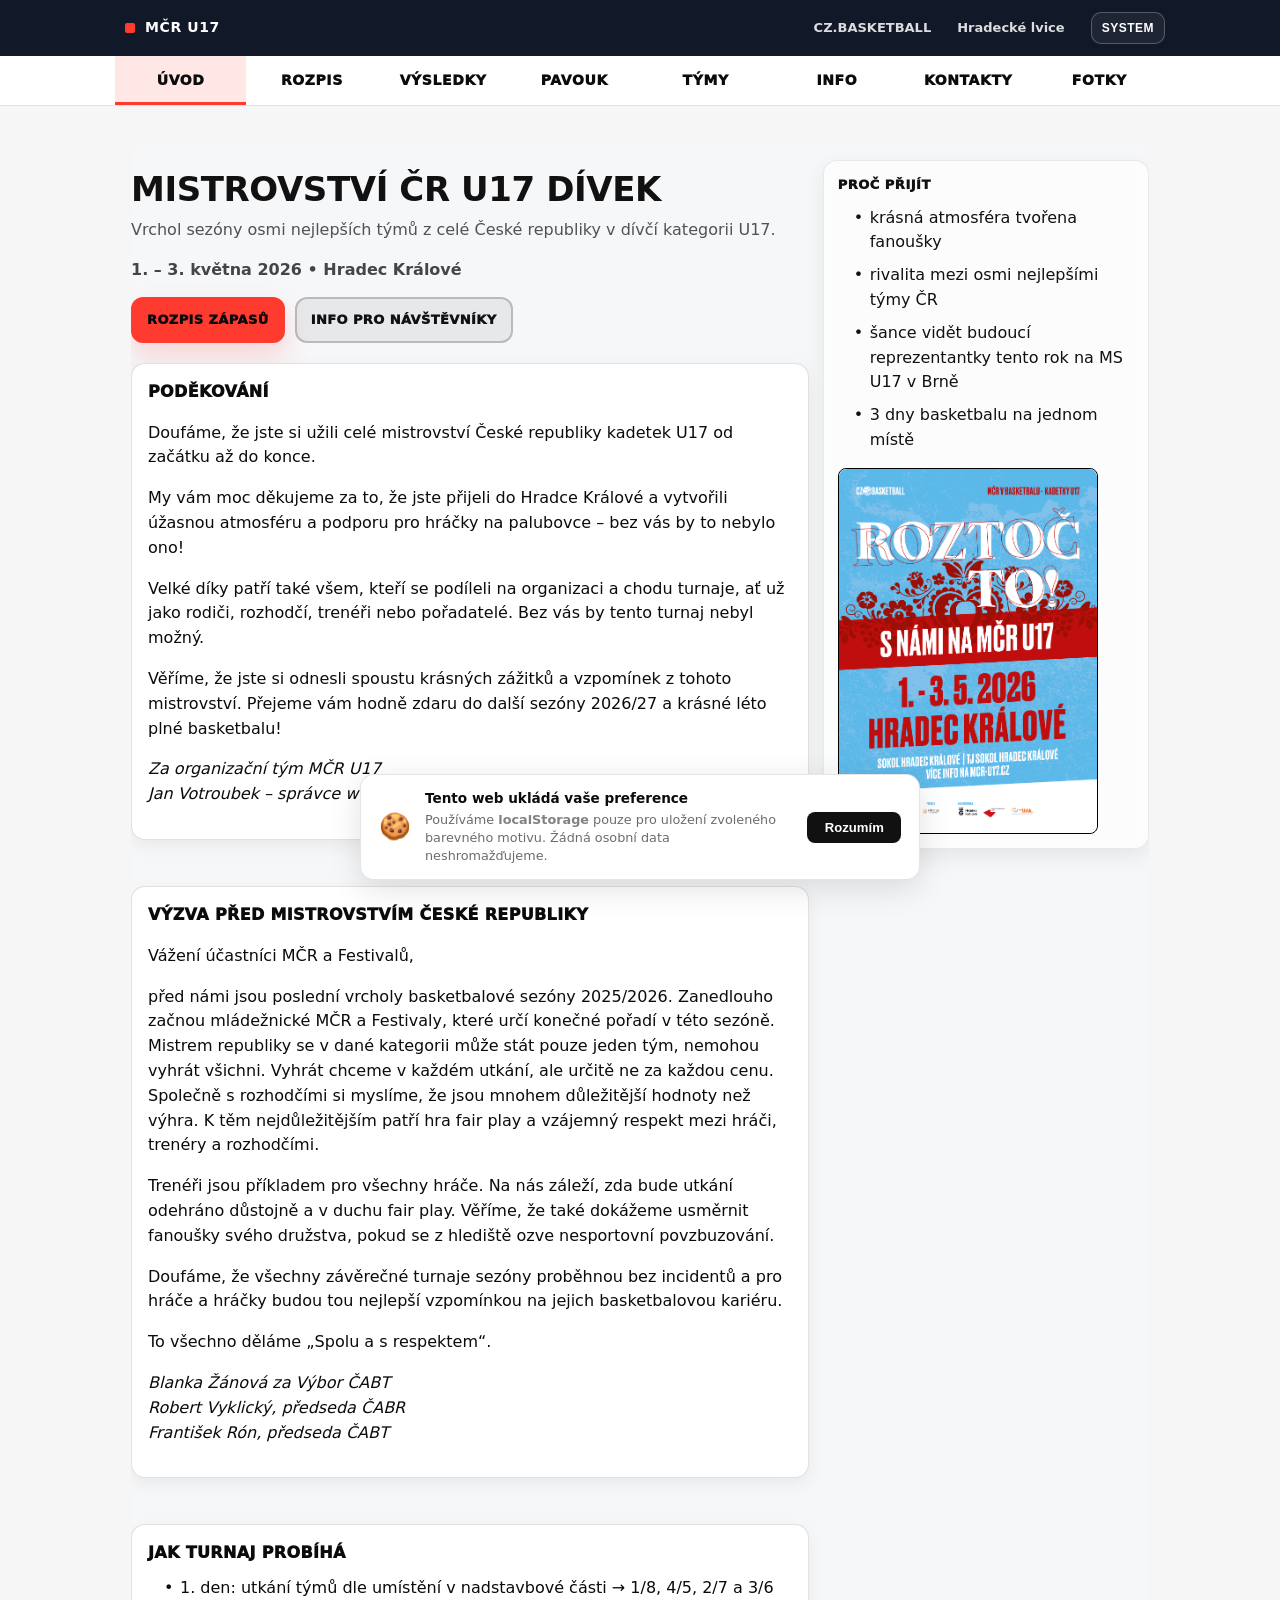
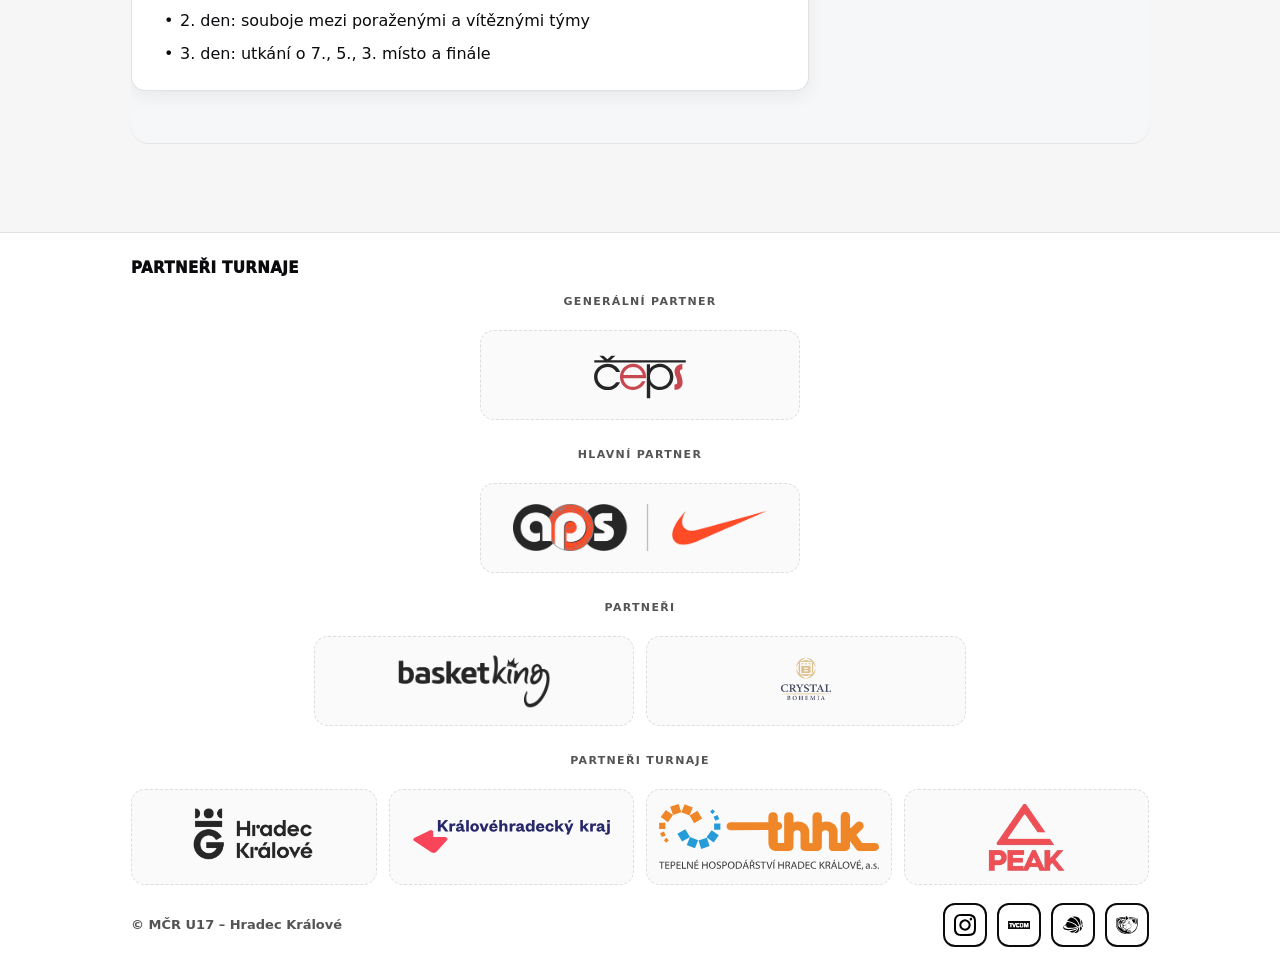
<file: index.html>
<!DOCTYPE html>
<html lang="cs">
<head>
  <meta charset="UTF-8">
  <meta name="viewport" content="width=device-width, initial-scale=1.0">
  <meta name="language" content="cs">
  <meta name="author" content="Pořadatel MČR U17">
  <meta name="robots" content="index, follow">

  <title>MČR U17 – dívky | Hradec Králové</title>
  <meta name="description" content="Oficiální web Mistrovství České republiky U17 dívek v basketbalu. 1.–3. května, Hradec Králové. Rozpis, výsledky, týmy, aktuality a fotogalerie.">

  <link rel="canonical" href="https://mcr-u17.cz/">

  <!-- Open Graph (Instagram, WhatsApp, Messenger, Facebook) -->
  <meta property="og:type" content="website">
  <meta property="og:locale" content="cs_CZ">
  <meta property="og:title" content="MČR U17 – dívky | Hradec Králové">
  <meta property="og:description" content="Mistrovství České republiky U17 dívek v basketbalu. 1.–3. května, Hradec Králové.">
  <meta property="og:url" content="https://mcr-u17.cz/">
  <meta property="og:site_name" content="MČR U17 – dívky">
  <meta property="og:image" content="https://mcr-u17.cz/og-image.png">
  <meta property="og:image:width" content="1200">
  <meta property="og:image:height" content="630">
  <meta property="og:image:alt" content="MČR U17 – dívky v basketbalu">

  <link rel="apple-touch-icon" sizes="57x57" href="assets/img/apple-icon-57x57.png">
  <link rel="apple-touch-icon" sizes="60x60" href="assets/img/apple-icon-60x60.png">
  <link rel="apple-touch-icon" sizes="72x72" href="assets/img/apple-icon-72x72.png">
  <link rel="apple-touch-icon" sizes="76x76" href="assets/img/apple-icon-76x76.png">
  <link rel="apple-touch-icon" sizes="114x114" href="assets/img/apple-icon-114x114.png">
  <link rel="apple-touch-icon" sizes="120x120" href="assets/img/apple-icon-120x120.png">
  <link rel="apple-touch-icon" sizes="144x144" href="assets/img/apple-icon-144x144.png">
  <link rel="apple-touch-icon" sizes="152x152" href="assets/img/apple-icon-152x152.png">
  <link rel="apple-touch-icon" sizes="180x180" href="assets/img/apple-icon-180x180.png">
  <link rel="icon" type="image/png" sizes="192x192"  href="assets/img/android-icon-192x192.png">
  <link rel="icon" type="image/png" sizes="32x32" href="assets/img/favicon-32x32.png">
  <link rel="icon" type="image/png" sizes="96x96" href="assets/img/favicon-96x96.png">
  <link rel="icon" type="image/png" sizes="16x16" href="assets/img/favicon-16x16.png">
  <link rel="manifest" href="assets/img/manifest.json">
  <meta name="msapplication-TileColor" content="#ffffff">
  <meta name="msapplication-TileImage" content="assets/img/ms-icon-144x144.png">
  <meta name="theme-color" content="#ffffff">

  <link rel="stylesheet" href="assets/css/base.css">
  <link rel="stylesheet" href="assets/css/screen.css" media="screen">
  <link rel="stylesheet" href="assets/css/dark.css">
  <link rel="stylesheet" href="assets/css/print.css" media="print">
  <link rel="stylesheet" href="../assets/css/preferences.css">

</head>
<body>

<!-- Top bar -->
<div class="topbar">
  <div class="wrap topbar__inner">
    <div class="brand">
      <span class="brand__dot"></span>
      <a class="brand__name" href="index.html">MČR U17</a>
    </div>

    <div class="topright">
      <div class="toplinks">
        <a href="https://www.cbf.cz/" target="_blank" rel="noopener">CZ.BASKETBALL</a>
        <a href="https://www.hradeckelvice.cz/" target="_blank" rel="noopener">Hradecké lvice</a>
      </div>

      <button class="themebtn" id="themeToggle" type="button" aria-label="Přepnout motiv">
        DARK
      </button>

      <!-- Mobilní menu tlačítko -->
      <button class="menubtn" id="menuToggle" type="button" aria-label="Otevřít menu">
        ☰
      </button>
    </div>
  </div>
</div>

<!-- MOBILE MENU OVERLAY -->
<div class="menu" id="mobileMenu" aria-hidden="true">
  <div class="menu__backdrop" data-close></div>

  <div class="menu__panel" role="dialog" aria-modal="true" aria-label="Menu">
    <div class="menu__head">
      <div class="menu__title">Menu</div>
      <button class="menu__close" type="button" data-close aria-label="Zavřít menu">✕</button>
    </div>

    <div class="menu__links">
      <a class="menu__link" href="index.html">Úvod</a>
      <a class="menu__link" href="pages/rozpis.html">Rozpis</a>
      <a class="menu__link" href="pages/vysledky.html">Výsledky</a>
      <a class="menu__link" href="pages/tabulka.html">Pavouk</a>
      <a class="menu__link" href="pages/tymy.html">Týmy</a>
      <a class="menu__link" href="pages/info.html">Info</a>
      <a class="menu__link" href="pages/kontakty.html">Kontakty</a>
      <a class="menu__link" href="pages/fotky.html">Fotky</a>
    </div>
  </div>
</div>

  <!-- Main nav -->
  <nav class="nav">
    <div class="wrap nav__inner">
      <a class="nav__item is-active" href="index.html">Úvod</a>
      <a class="nav__item" href="pages/rozpis.html">Rozpis</a>
      <a class="nav__item" href="pages/vysledky.html">Výsledky</a>
      <a class="nav__item" href="pages/tabulka.html">Pavouk</a>
      <a class="nav__item" href="pages/tymy.html">Týmy</a>
      <a class="nav__item" href="pages/info.html">Info</a>
      <a class="nav__item" href="pages/kontakty.html">Kontakty</a>
      <a class="nav__item" href="pages/fotky.html">Fotky</a>
    </div>
  </nav>

  <main class="wrap">

    <!-- Hero -->
    <section class="hero">
      <div class="hero__text">
        <h1 class="h1">Mistrovství ČR U17 dívek</h1>
        <p class="muted">
          Vrchol sezóny osmi nejlepších týmů z celé České republiky v dívčí kategorii U17.
        </p>
        <p class="lead">
          1. – 3. května 2026 • Hradec Králové
        </p>

          <div class="cta">
            <a class="btn btn--primary" href="pages/rozpis.html">Rozpis zápasů</a>
            <a class="btn btn--ghost" href="pages/info.html">Info pro návštěvníky</a>
          </div>

      <section class="grid">
        <article class="card">
          <h2 class="h2">Poděkování</h2>
            <p>Doufáme, že jste si užili celé mistrovství České republiky kadetek U17 od začátku až do konce.</p>
            <p>My vám moc děkujeme za to, že jste přijeli do Hradce Králové a vytvořili úžasnou atmosféru a podporu pro hráčky na palubovce – bez vás by to nebylo ono!</p>
            <p>Velké díky patří také všem, kteří se podíleli na organizaci a chodu turnaje, ať už jako rodiči, rozhodčí, trenéři nebo pořadatelé. Bez vás by tento turnaj nebyl možný.</p>
            <p>Věříme, že jste si odnesli spoustu krásných zážitků a vzpomínek z tohoto mistrovství. Přejeme vám hodně zdaru do další sezóny 2026/27 a krásné léto plné basketbalu!</p>
            <p>
            <i>Za organizační tým MČR U17<br>
            Jan Votroubek – správce webových stránek a vysílání TVCOM<br>
          </i></p>
          </article>
      </section>

      <section class="grid">
        <article class="card">
          <h2 class="h2">Výzva před Mistrovstvím České republiky</h2>
            <p>Vážení účastníci MČR a Festivalů,</p>

            <p>před námi jsou poslední vrcholy basketbalové sezóny 2025/2026. Zanedlouho začnou mládežnické MČR a Festivaly, které určí konečné pořadí v této sezóně. Mistrem republiky se v dané kategorii může stát pouze jeden tým, nemohou vyhrát všichni. Vyhrát chceme v každém utkání, ale určitě ne za každou cenu. Společně s rozhodčími si myslíme, že jsou mnohem důležitější hodnoty než výhra. K těm nejdůležitějším patří hra fair play a vzájemný respekt mezi hráči, trenéry a rozhodčími.</p>

            <p>Trenéři jsou příkladem pro všechny hráče. Na nás záleží, zda bude utkání odehráno důstojně a v duchu fair play. Věříme, že také dokážeme usměrnit fanoušky svého družstva, pokud se z hlediště ozve nesportovní povzbuzování.</p>

            <p>Doufáme, že všechny závěrečné turnaje sezóny proběhnou bez incidentů a pro hráče a hráčky budou tou nejlepší vzpomínkou na jejich basketbalovou kariéru.</p>

            <p>To všechno děláme „Spolu a s respektem“.</p>

            <p><i>Blanka Žánová za Výbor ČABT<br>                                                     

            Robert Vyklický, předseda ČABR<br>

            František Rón, předseda ČABT</i></p>
                    </article>
      </section>

    <section class="grid">
      <article class="card">
        <h2 class="h2">Jak turnaj probíhá</h2>
        <ul class="list">
          <li>1. den: utkání týmů dle umístění v nadstavbové části → 1/8, 4/5, 2/7 a 3/6</li>
          <li>2. den: souboje mezi poraženými a vítěznými týmy</li>
          <li>3. den: utkání o 7., 5., 3. místo a finále</li>
        </ul>
      </article>
    </section>
      </div>
      
      <div class="hero__panel">
        <div class="panel">
          <div class="panel__title">Proč přijít</div>
          <ul class="list">
            <li>krásná atmosféra tvořena fanoušky</li>
            <li>rivalita mezi osmi nejlepšími týmy ČR</li>
            <li>šance vidět budoucí reprezentantky tento rok na MS U17 v Brně</li>
            <li>3 dny basketbalu na jednom místě</li>
          </ul>
          <a class="plakat-link" href="assets/docs/mcrU17Plakat.pdf" download="MČR-U17-2026-plakat.pdf">
          <img class="plakat-img" src="assets/img/mcrU17Plakat.png" alt="Plakát MČR U17 2026">
          <div class="plakat-overlay">⬇ Stáhnout plakát</div>
        </a>
        </div>
      </div>
    </section>
  </main>

<footer class="footer">
  <div class="wrap footer__wrap">

    <div class="partners">
      <div class="partners__title">Partneři turnaje</div>

<div class="partners__general-label">Generální partner</div>
<div class="partners__general">
  <a class="partner" href="https://www.ceps.cz" target="_blank" rel="noopener" aria-label="ČEPS">
    <img src="assets/img/partners/logo-ceps.svg" alt="ČEPS" loading="lazy">
  </a>
</div>

<div class="partners__general-label" style="margin-top:14px;">Hlavní Partner</div>
<div class="partners__general">
  <a class="partner" href="https://www.athleteps.eu" target="_blank" rel="noopener" aria-label="APS / Nike">
    <img src="assets/img/partners/logo-aps.png" alt="APS / Nike" loading="lazy">
  </a>
</div>

<div class="partners__general-label" style="margin-top:14px;">Partneři</div>
<div class="partners__general">
  <a class="partner" href="https://www.basketking.cz/" target="_blank" rel="noopener" aria-label="Basketking.cz">
    <img src="assets/img/partners/logo-basketking.webp" alt="Basketking.cz" loading="lazy">
  </a>
  <a class="partner" href="https://www.crystal-bohemia.com/en" target="_blank" rel="noopener" aria-label="Crystal Bohemia">
    <img src="assets/img/partners/logo-crystalBohemia.png" alt="Crystal Bohemia" loading="lazy">
  </a>
</div>

<div class="partners__general-label" style="margin-top:14px;">Partneři turnaje</div>
<div class="partners__row">
  <a class="partner" href="https://www.hradeckralove.org" target="_blank" rel="noopener" aria-label="Statutární město Hradec Králové">
    <img src="assets/img/partners/logo-hk-black.png" alt="Statutární město Hradec Králové" loading="lazy">
  </a>
  <a class="partner" href="https://www.khk.cz" target="_blank" rel="noopener" aria-label="Královéhradecký kraj">
    <img src="assets/img/partners/logo-khk.svg" alt="Královéhradecký kraj" loading="lazy">
  </a>
  <a class="partner" href="https://www.thhk.cz" target="_blank" rel="noopener" aria-label="THHK">
    <img src="assets/img/partners/logo-thhk.svg" alt="Tepelné hospodářství Hradec Králové" loading="lazy">
  </a>
  <a class="partner" href="" target="_blank" rel="noopener" aria-label="PEAK">
    <img src="assets/img/partners/logo-peak.avif" alt="PEAK" loading="lazy">
  </a>
</div>
    </div>

    <div class="footer__bar">
      <div class="footer__left">© MČR U17 – Hradec Králové</div>

      <div class="socialbar" aria-label="Odkazy">
        <a class="socialbtn" href="https://www.instagram.com/mcr_u17_2026/" target="_blank" rel="noopener" aria-label="Instagram">
          <img src="assets/img/social/instagram.svg" onerror="this.style.display='none'" alt="Instagram">
        </a>
        <a class="socialbtn socialbtn--tvcom" href="https://www.tvcom.cz/" target="_blank" rel="noopener" aria-label="TVcom">
          <img src="assets/img/social/tvcom.svg" alt="TVcom">
        </a>
        <a class="socialbtn" href="https://www.cbf.cz/" target="_blank" rel="noopener" aria-label="ČBF">
          <img src="assets/img/social/cbf.svg" onerror="this.style.display='none'" alt="ČBF">
        </a>
        <a class="socialbtn" href="https://www.hradeckelvice.cz/" target="_blank" rel="noopener" aria-label="Hradecké lvice">
          <img src="assets/img/social/lvice.svg" onerror="this.style.display='none'" alt="Hradecké lvice">
        </a>
      </div>
    </div>
  </div>
</footer>

  <script src="assets/js/theme.js"></script>
  <script src="assets/js/menu.js"></script>
  <script src="assets/js/preferences.js"></script>
  
</body>
</html>
</file>
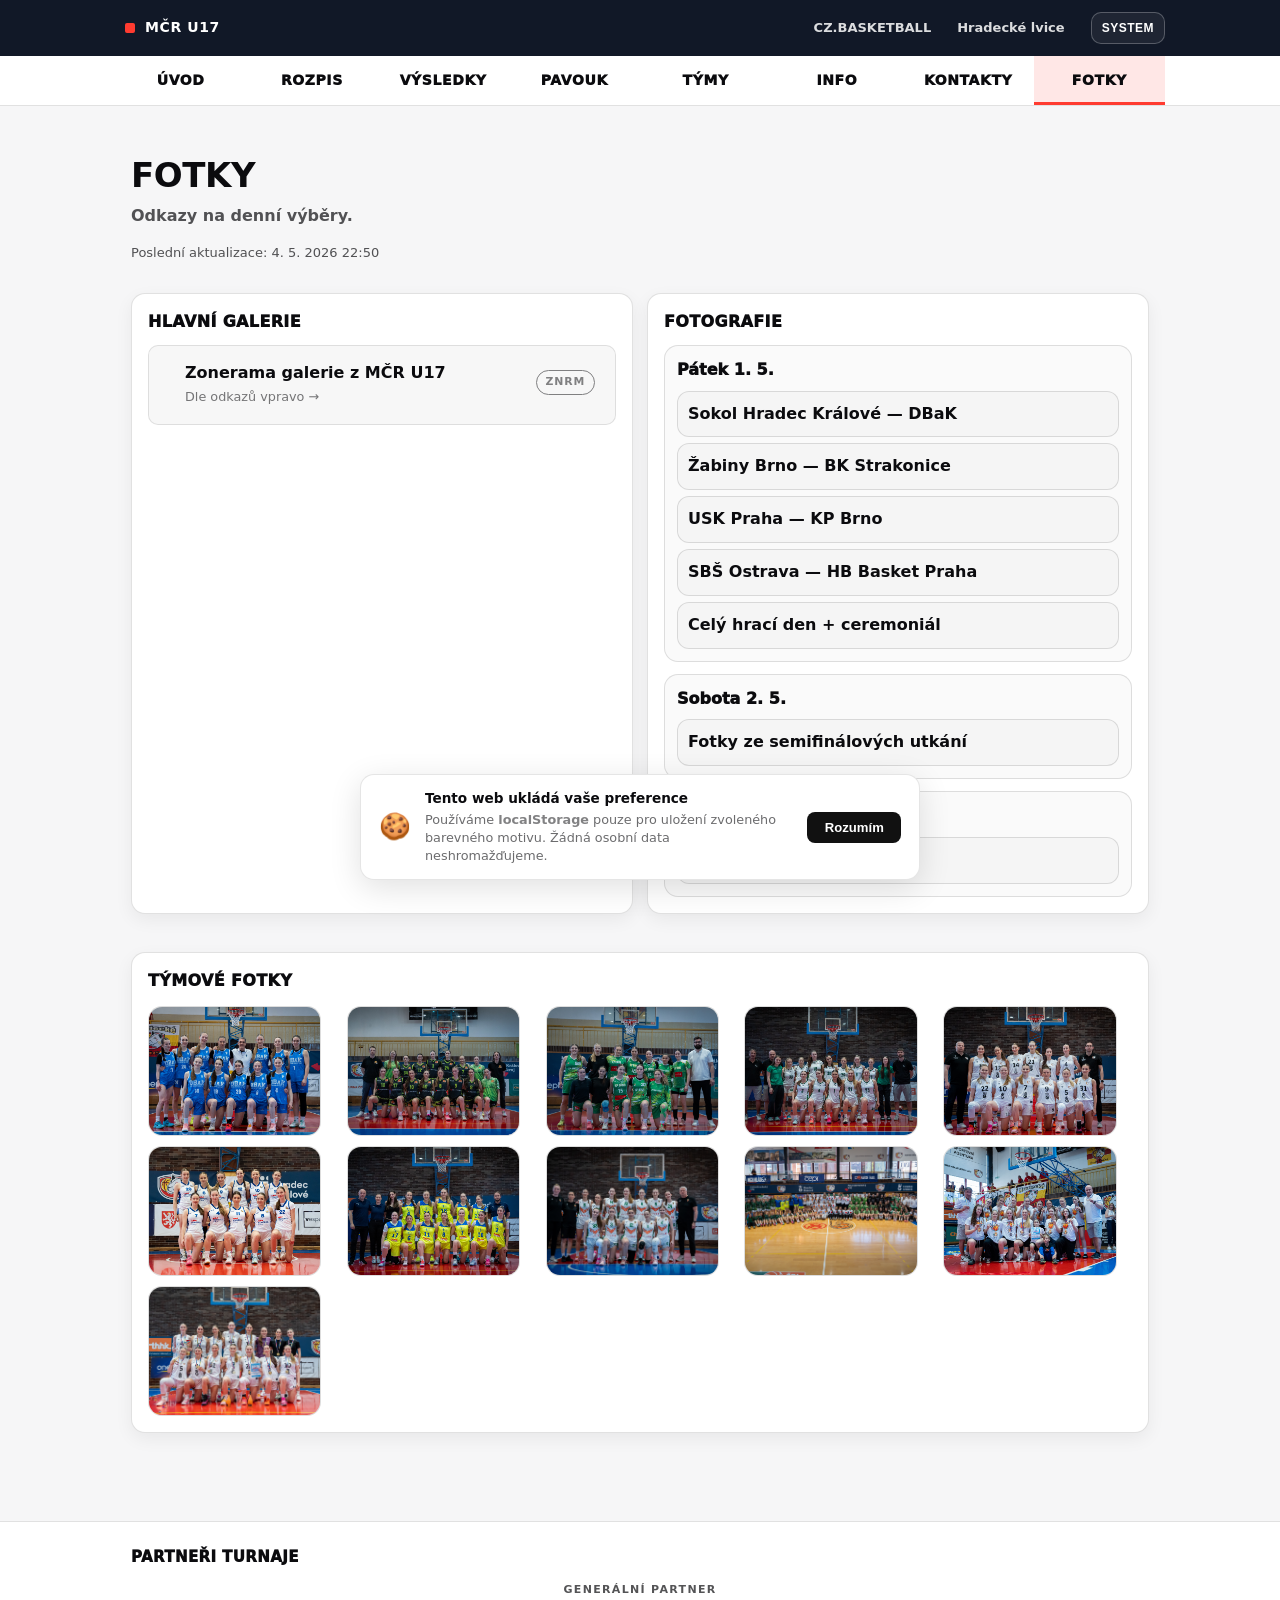
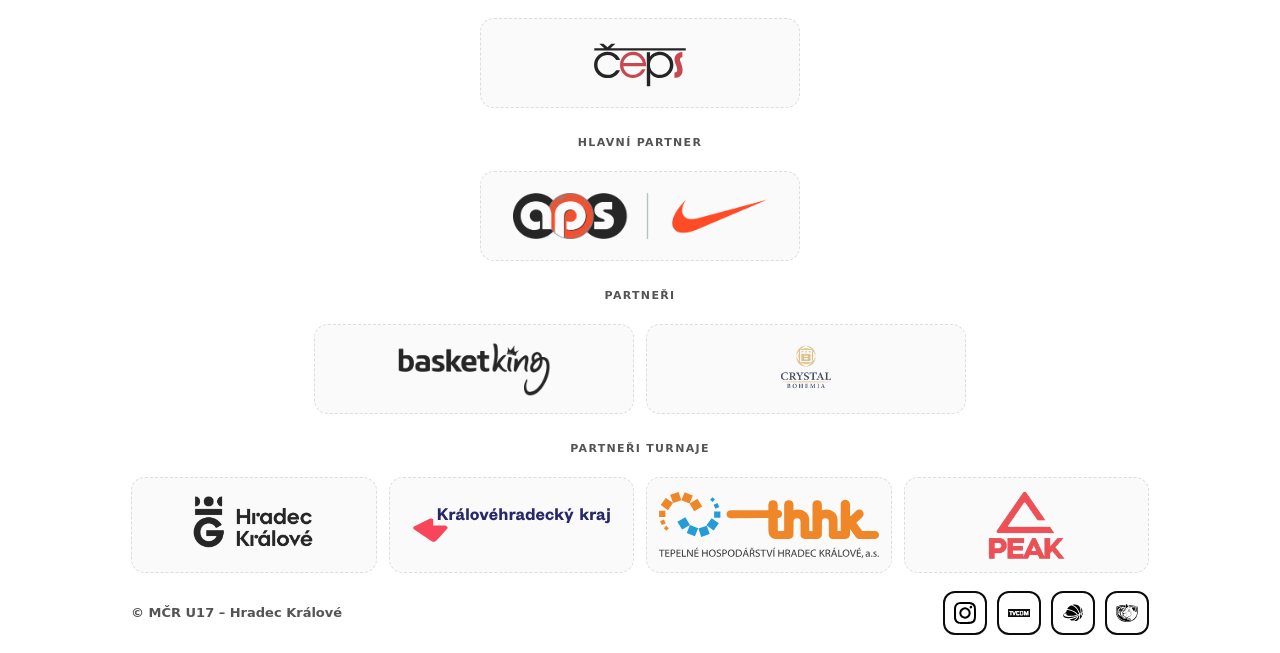
<file: pages/fotky.html>
<!DOCTYPE html>
<html lang="cs">
<head>
  <meta charset="UTF-8">
  <meta name="viewport" content="width=device-width, initial-scale=1.0">
  <title>Fotky | MČR U17 – dívky</title>
  <meta name="description" content="Fotogalerie a odkazy na galerie z MČR U17 dívek v basketbalu.">

  <link rel="apple-touch-icon" sizes="57x57" href="../assets/img/apple-icon-57x57.png">
  <link rel="apple-touch-icon" sizes="60x60" href="../assets/img/apple-icon-60x60.png">
  <link rel="apple-touch-icon" sizes="72x72" href="../assets/img/apple-icon-72x72.png">
  <link rel="apple-touch-icon" sizes="76x76" href="../assets/img/apple-icon-76x76.png">
  <link rel="apple-touch-icon" sizes="114x114" href="../assets/img/apple-icon-114x114.png">
  <link rel="apple-touch-icon" sizes="120x120" href="../assets/img/apple-icon-120x120.png">
  <link rel="apple-touch-icon" sizes="144x144" href="../assets/img/apple-icon-144x144.png">
  <link rel="apple-touch-icon" sizes="152x152" href="../assets/img/apple-icon-152x152.png">
  <link rel="apple-touch-icon" sizes="180x180" href="../assets/img/apple-icon-180x180.png">
  <link rel="icon" type="image/png" sizes="192x192"  href="../assets/img/android-icon-192x192.png">
  <link rel="icon" type="image/png" sizes="32x32" href="../assets/img/favicon-32x32.png">
  <link rel="icon" type="image/png" sizes="96x96" href="../assets/img/favicon-96x96.png">
  <link rel="icon" type="image/png" sizes="16x16" href="../assets/img/favicon-16x16.png">
  <link rel="manifest" href="../assets/img/manifest.json">
  <meta name="msapplication-TileColor" content="#ffffff">
  <meta name="msapplication-TileImage" content="../assets/img/ms-icon-144x144.png">
  <meta name="theme-color" content="#ffffff">

  <link rel="stylesheet" href="../assets/css/base.css">
  <link rel="stylesheet" href="../assets/css/screen.css" media="screen">
  <link rel="stylesheet" href="../assets/css/dark.css">
  <link rel="stylesheet" href="../assets/css/print.css" media="print">
  <link rel="stylesheet" href="../assets/css/preferences.css">
</head>

<body class="page-fotky">
  <!-- TOPBAR -->
  <div class="topbar">
    <div class="wrap topbar__inner">
      <div class="brand">
        <span class="brand__dot"></span>
        <a class="brand__name" href="../index.html">MČR U17</a>
      </div>

      <div class="topright">
        <div class="toplinks">
          <a href="https://www.cbf.cz/" target="_blank" rel="noopener">CZ.BASKETBALL</a>
          <a href="https://www.hradeckelvice.cz/" target="_blank" rel="noopener">Hradecké lvice</a>
        </div>

        <button class="themebtn" id="themeToggle" type="button" aria-label="Přepnout motiv">DARK</button>
        <button class="menubtn" id="menuToggle" type="button" aria-label="Otevřít menu">☰</button>
      </div>
    </div>
  </div>

  <!-- MOBILE MENU OVERLAY -->
  <div class="menu" id="mobileMenu" aria-hidden="true">
    <div class="menu__backdrop" data-close></div>

    <div class="menu__panel" role="dialog" aria-modal="true" aria-label="Menu">
      <div class="menu__head">
        <div class="menu__title">Menu</div>
        <button class="menu__close" type="button" data-close aria-label="Zavřít menu">✕</button>
      </div>

      <div class="menu__links">
        <a class="menu__link" href="../index.html">Úvod</a>
        <a class="menu__link" href="rozpis.html">Rozpis</a>
        <a class="menu__link" href="vysledky.html">Výsledky</a>
        <a class="menu__link" href="tabulka.html">Pavouk</a>
        <a class="menu__link" href="tymy.html">Týmy</a>
        <a class="menu__link" href="info.html">Info</a>
        <a class="menu__link is-active" href="kontakty.html">Kontakty</a>
        <a class="menu__link is-active" href="fotky.html">Fotky</a>
      </div>
    </div>
  </div>

  <!-- NAV -->
  <nav class="nav">
    <div class="wrap nav__inner">
      <a class="nav__item" href="../index.html">Úvod</a>
      <a class="nav__item" href="rozpis.html">Rozpis</a>
      <a class="nav__item" href="vysledky.html">Výsledky</a>
      <a class="nav__item" href="tabulka.html">Pavouk</a>
      <a class="nav__item" href="tymy.html">Týmy</a>
      <a class="nav__item" href="info.html">Info</a>
      <a class="nav__item" href="kontakty.html">Kontakty</a>
      <a class="nav__item is-active" href="fotky.html">Fotky</a>
    </div>
  </nav>

  <main class="wrap">
    <section class="pagehead">
      <h1 class="h1">Fotky</h1>
      <p class="lead">Odkazy na denní výběry.</p>

      <p class="mini" id="media-status">Načítám…</p>
      <p class="mini" id="media-updated" style="display:none;"></p>
    </section>

    <section class="grid">
      <div class="card">
        <h2 class="h2">Hlavní galerie</h2>
        <div class="linklist" id="featured-links"></div>
      </div>

      <div class="card">
        <h2 class="h2">Fotografie</h2>
        <div id="day-links" class="daylist"></div>
      </div>
    </section>

    <!--
    <section class="card">
      <h2 class="h2">Pohledy &amp; videa</h2>
      <div id="clips" class="clips"></div>
    </section>
    -->

    <section class="card">
      <h2 class="h2">Týmové fotky</h2>
      <div class="gallery" id="gallery-grid"></div>
    </section>

  </main>

<footer class="footer">
  <div class="wrap footer__wrap">

    <div class="partners">
      <div class="partners__title">Partneři turnaje</div>

<div class="partners__general-label">Generální partner</div>
<div class="partners__general">
  <a class="partner" href="https://www.ceps.cz" target="_blank" rel="noopener" aria-label="ČEPS">
    <img src="../assets/img/partners/logo-ceps.svg" alt="ČEPS" loading="lazy">
  </a>
</div>

<div class="partners__general-label" style="margin-top:14px;">Hlavní Partner</div>
<div class="partners__general">
  <a class="partner" href="https://www.athleteps.eu" target="_blank" rel="noopener" aria-label="APS / Nike">
    <img src="../assets/img/partners/logo-aps.png" alt="APS / Nike" loading="lazy">
  </a>
</div>

<div class="partners__general-label" style="margin-top:14px;">Partneři</div>
<div class="partners__general">
  <a class="partner" href="https://www.basketking.cz/" target="_blank" rel="noopener" aria-label="Basketking.cz">
    <img src="../assets/img/partners/logo-basketking.webp" alt="Basketking.cz" loading="lazy">
  </a>
  <a class="partner" href="https://www.crystal-bohemia.com/en" target="_blank" rel="noopener" aria-label="Crystal Bohemia">
    <img src="../assets/img/partners/logo-crystalBohemia.png" alt="Crystal Bohemia" loading="lazy">
  </a>
</div>

<div class="partners__general-label" style="margin-top:14px;">Partneři turnaje</div>
<div class="partners__row">
  <a class="partner" href="https://www.hradeckralove.org" target="_blank" rel="noopener" aria-label="Statutární město Hradec Králové">
    <img src="../assets/img/partners/logo-hk-black.png" alt="Statutární město Hradec Králové" loading="lazy">
  </a>
  <a class="partner" href="https://www.khk.cz" target="_blank" rel="noopener" aria-label="Královéhradecký kraj">
    <img src="../assets/img/partners/logo-khk.svg" alt="Královéhradecký kraj" loading="lazy">
  </a>
  <a class="partner" href="https://www.thhk.cz" target="_blank" rel="noopener" aria-label="THHK">
    <img src="../assets/img/partners/logo-thhk.svg" alt="Tepelné hospodářství Hradec Králové" loading="lazy">
  </a>
  <a class="partner" href="" target="_blank" rel="noopener" aria-label="PEAK">
    <img src="../assets/img/partners/logo-peak.avif" alt="PEAK" loading="lazy">
  </a>
</div>
    </div>

    <div class="footer__bar">
      <div class="footer__left">© MČR U17 – Hradec Králové</div>

      <div class="socialbar" aria-label="Odkazy">
        <a class="socialbtn" href="https://www.instagram.com/mcr_u17_2026/" target="_blank" rel="noopener" aria-label="Instagram">
          <img src="../assets/img/social/instagram.svg" onerror="this.style.display='none'" alt="Instagram">
        </a>
        <a class="socialbtn socialbtn--tvcom" href="https://www.tvcom.cz/" target="_blank" rel="noopener" aria-label="TVcom">
          <img src="../assets/img/social/tvcom.svg" alt="TVcom">
        </a>
        <a class="socialbtn" href="https://www.cbf.cz/" target="_blank" rel="noopener" aria-label="ČBF">
          <img src="../assets/img/social/cbf.svg" onerror="this.style.display='none'" alt="ČBF">
        </a>
        <a class="socialbtn" href="https://www.hradeckelvice.cz/" target="_blank" rel="noopener" aria-label="Hradecké lvice">
          <img src="../assets/img/social/lvice.svg" onerror="this.style.display='none'" alt="Hradecké lvice">
        </a>
      </div>
    </div>
  </div>
</footer>

  <script src="../assets/js/fotky.js"></script>
  <script src="../assets/js/theme.js"></script>
  <script src="../assets/js/menu.js"></script>
  <script src="../assets/js/preferences.js"></script>

</body>
</html>
</file>
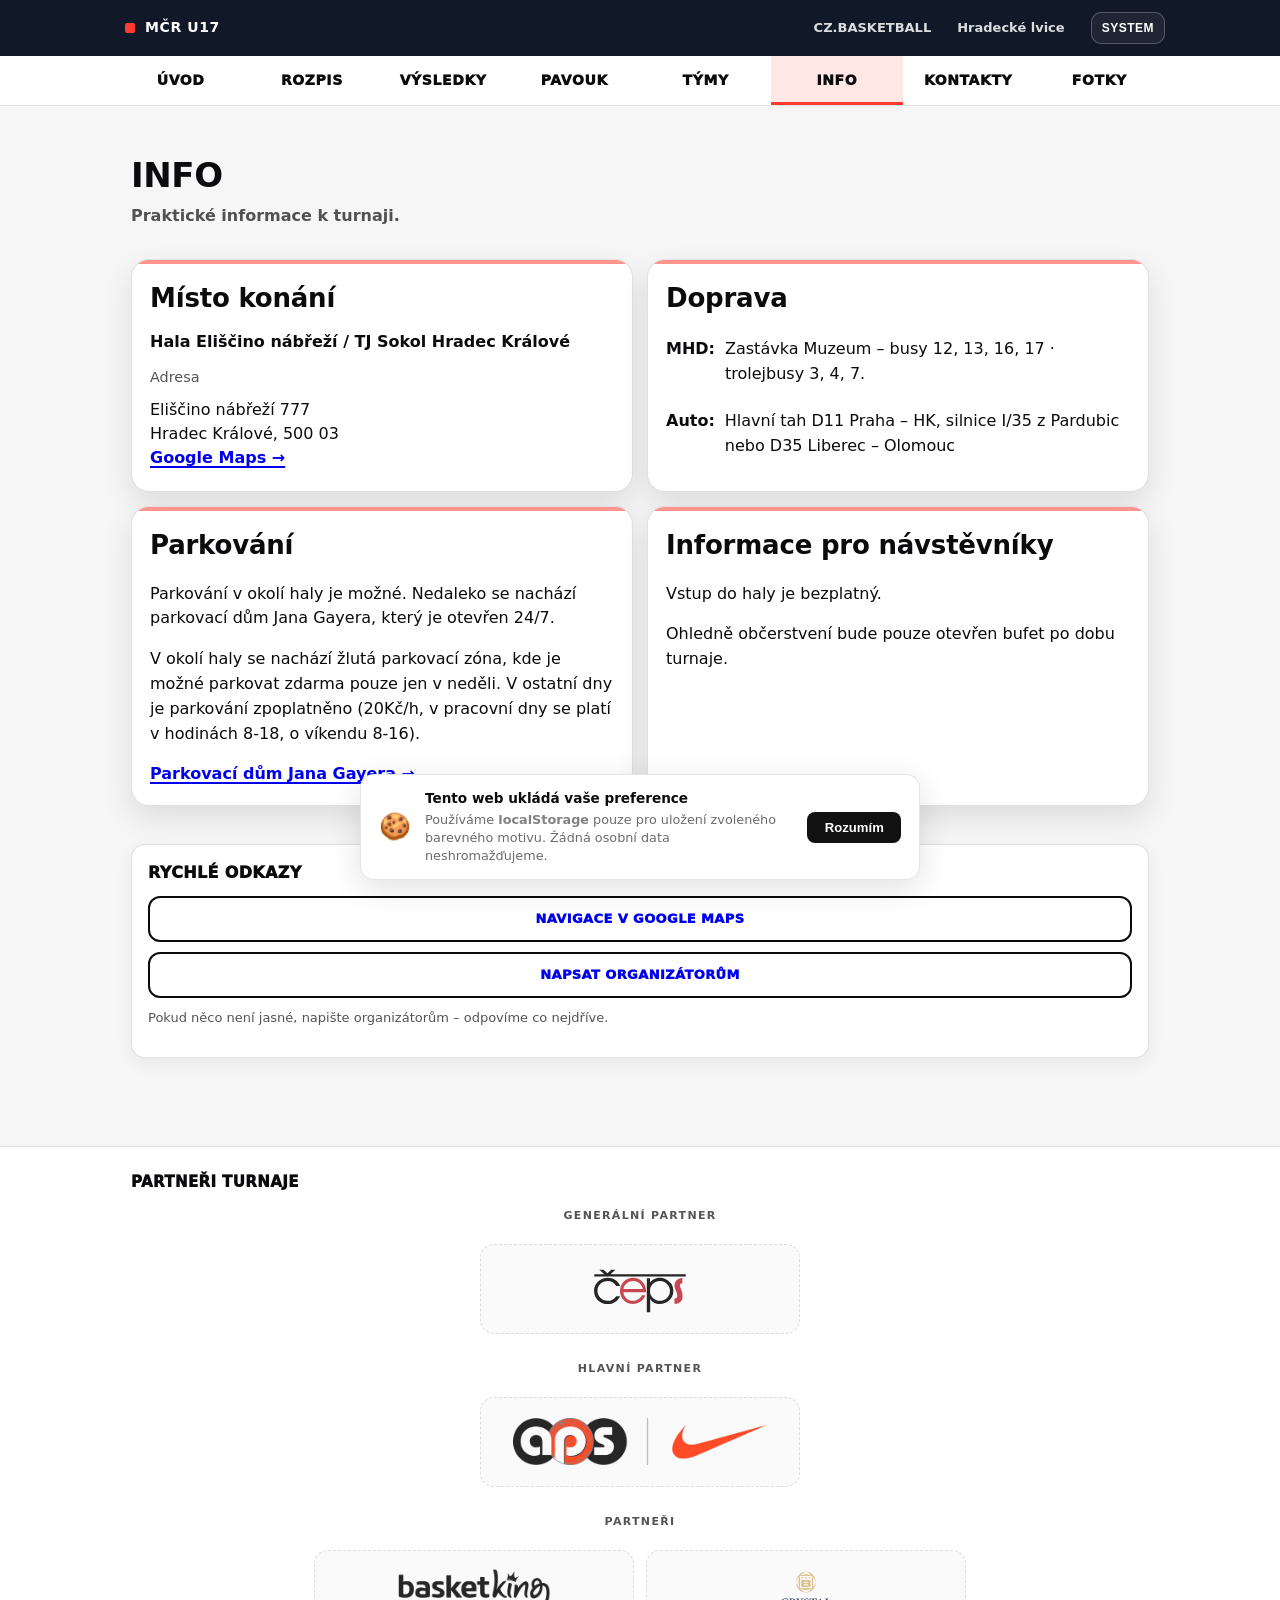
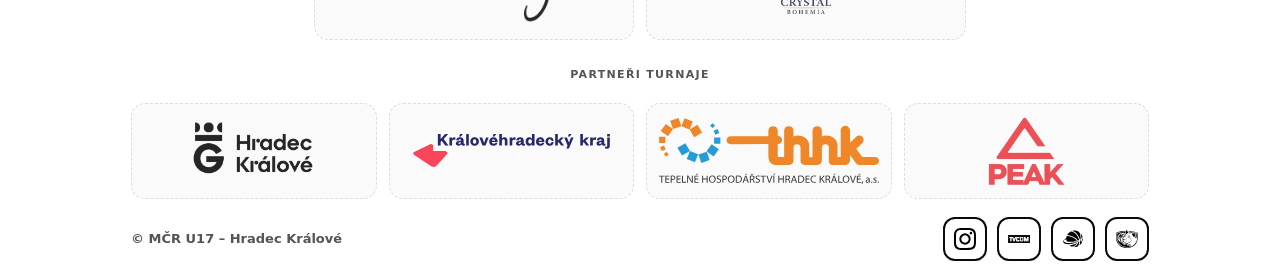
<file: pages/info.html>
<!DOCTYPE html>
<html lang="cs">
<head>
  <meta charset="UTF-8">
  <meta name="viewport" content="width=device-width, initial-scale=1.0">
  <title>Info | MČR U17 – dívky</title>
  <meta name="description" content="Praktické informace k MČR U17 dívek v basketbalu – místo konání, doprava, parkování a kontakty.">
  
  <link rel="apple-touch-icon" sizes="57x57" href="../assets/img/apple-icon-57x57.png">
  <link rel="apple-touch-icon" sizes="60x60" href="../assets/img/apple-icon-60x60.png">
  <link rel="apple-touch-icon" sizes="72x72" href="../assets/img/apple-icon-72x72.png">
  <link rel="apple-touch-icon" sizes="76x76" href="../assets/img/apple-icon-76x76.png">
  <link rel="apple-touch-icon" sizes="114x114" href="../assets/img/apple-icon-114x114.png">
  <link rel="apple-touch-icon" sizes="120x120" href="../assets/img/apple-icon-120x120.png">
  <link rel="apple-touch-icon" sizes="144x144" href="../assets/img/apple-icon-144x144.png">
  <link rel="apple-touch-icon" sizes="152x152" href="../assets/img/apple-icon-152x152.png">
  <link rel="apple-touch-icon" sizes="180x180" href="../assets/img/apple-icon-180x180.png">
  <link rel="icon" type="image/png" sizes="192x192"  href="../assets/img/android-icon-192x192.png">
  <link rel="icon" type="image/png" sizes="32x32" href="../assets/img/favicon-32x32.png">
  <link rel="icon" type="image/png" sizes="96x96" href="../assets/img/favicon-96x96.png">
  <link rel="icon" type="image/png" sizes="16x16" href="../assets/img/favicon-16x16.png">
  <link rel="manifest" href="../assets/img/manifest.json">
  <meta name="msapplication-TileColor" content="#ffffff">
  <meta name="msapplication-TileImage" content="../assets/img/ms-icon-144x144.png">
  <meta name="theme-color" content="#ffffff">

  <link rel="stylesheet" href="../assets/css/base.css">
  <link rel="stylesheet" href="../assets/css/screen.css" media="screen">
  <link rel="stylesheet" href="../assets/css/dark.css">
  <link rel="stylesheet" href="../assets/css/print.css" media="print">
  <link rel="stylesheet" href="../assets/css/preferences.css">
</head>

<body class="page-info">
  <!-- TOPBAR -->
  <div class="topbar">
    <div class="wrap topbar__inner">
      <div class="brand">
        <span class="brand__dot"></span>
        <a class="brand__name" href="../index.html">MČR U17</a>
      </div>

      <div class="topright">
        <div class="toplinks">
          <a href="https://www.cbf.cz/" target="_blank" rel="noopener">CZ.BASKETBALL</a>
          <a href="https://www.hradeckelvice.cz/" target="_blank" rel="noopener">Hradecké lvice</a>
        </div>

        <button class="themebtn" id="themeToggle" type="button" aria-label="Přepnout motiv">DARK</button>
        <button class="menubtn" id="menuToggle" type="button" aria-label="Otevřít menu">☰</button>
      </div>
    </div>
  </div>

  <!-- MOBILE MENU OVERLAY -->
  <div class="menu" id="mobileMenu" aria-hidden="true">
    <div class="menu__backdrop" data-close></div>

    <div class="menu__panel" role="dialog" aria-modal="true" aria-label="Menu">
      <div class="menu__head">
        <div class="menu__title">Menu</div>
        <button class="menu__close" type="button" data-close aria-label="Zavřít menu">✕</button>
      </div>

      <div class="menu__links">
        <a class="menu__link" href="../index.html">Úvod</a>
        <a class="menu__link" href="rozpis.html">Rozpis</a>
        <a class="menu__link" href="vysledky.html">Výsledky</a>
        <a class="menu__link" href="tabulka.html">Pavouk</a>
        <a class="menu__link" href="tymy.html">Týmy</a>
        <a class="menu__link is-active" href="info.html">Info</a>
        <a class="menu__link" href="kontakty.html">Kontakty</a>
        <a class="menu__link" href="fotky.html">Fotky</a>
      </div>
    </div>
  </div>

  <!-- NAV -->
  <nav class="nav">
    <div class="wrap nav__inner">
      <a class="nav__item" href="../index.html">Úvod</a>
      <a class="nav__item" href="rozpis.html">Rozpis</a>
      <a class="nav__item" href="vysledky.html">Výsledky</a>
      <a class="nav__item" href="tabulka.html">Pavouk</a>
      <a class="nav__item" href="tymy.html">Týmy</a>
      <a class="nav__item is-active" href="info.html">Info</a>
      <a class="nav__item" href="kontakty.html">Kontakty</a>
      <a class="nav__item" href="fotky.html">Fotky</a>
    </div>
  </nav>

  <main class="wrap">
    <!-- HLAVIČKA -->
    <section class="pagehead">
      <h1 class="h1">Info</h1>
      <p class="lead">
        Praktické informace k turnaji.
      </p>
    </section>

    <!-- INFO KARTY -->
    <section class="grid" id="info-cards">
      <!-- plní se z JS / JSON -->
      <p class="mini">Načítám informace…</p>
    </section>

    <!-- CTA -->
    <section class="card">
      <h2 class="h2">Rychlé odkazy</h2>
      <div class="linklist" id="info-cta">
        <!-- plní se z JS -->
      </div>
      <p class="mini">
        Pokud něco není jasné, napište organizátorům – odpovíme co nejdříve.
      </p>
    </section>
  </main>

<footer class="footer">
  <div class="wrap footer__wrap">

    <div class="partners">
      <div class="partners__title">Partneři turnaje</div>

<div class="partners__general-label">Generální partner</div>
<div class="partners__general">
  <a class="partner" href="https://www.ceps.cz" target="_blank" rel="noopener" aria-label="ČEPS">
    <img src="../assets/img/partners/logo-ceps.svg" alt="ČEPS" loading="lazy">
  </a>
</div>

<div class="partners__general-label" style="margin-top:14px;">Hlavní Partner</div>
<div class="partners__general">
  <a class="partner" href="https://www.athleteps.eu" target="_blank" rel="noopener" aria-label="APS / Nike">
    <img src="../assets/img/partners/logo-aps.png" alt="APS / Nike" loading="lazy">
  </a>
</div>

<div class="partners__general-label" style="margin-top:14px;">Partneři</div>
<div class="partners__general">
  <a class="partner" href="https://www.basketking.cz/" target="_blank" rel="noopener" aria-label="Basketking.cz">
    <img src="../assets/img/partners/logo-basketking.webp" alt="Basketking.cz" loading="lazy">
  </a>
  <a class="partner" href="https://www.crystal-bohemia.com/en" target="_blank" rel="noopener" aria-label="Crystal Bohemia">
    <img src="../assets/img/partners/logo-crystalBohemia.png" alt="Crystal Bohemia" loading="lazy">
  </a>
</div>

<div class="partners__general-label" style="margin-top:14px;">Partneři turnaje</div>
<div class="partners__row">
  <a class="partner" href="https://www.hradeckralove.org" target="_blank" rel="noopener" aria-label="Statutární město Hradec Králové">
    <img src="../assets/img/partners/logo-hk-black.png" alt="Statutární město Hradec Králové" loading="lazy">
  </a>
  <a class="partner" href="https://www.khk.cz" target="_blank" rel="noopener" aria-label="Královéhradecký kraj">
    <img src="../assets/img/partners/logo-khk.svg" alt="Královéhradecký kraj" loading="lazy">
  </a>
  <a class="partner" href="https://www.thhk.cz" target="_blank" rel="noopener" aria-label="THHK">
    <img src="../assets/img/partners/logo-thhk.svg" alt="Tepelné hospodářství Hradec Králové" loading="lazy">
  </a>
  <a class="partner" href="" target="_blank" rel="noopener" aria-label="PEAK">
    <img src="../assets/img/partners/logo-peak.avif" alt="PEAK" loading="lazy">
  </a>
</div>
    </div>

    <div class="footer__bar">
      <div class="footer__left">© MČR U17 – Hradec Králové</div>

      <div class="socialbar" aria-label="Odkazy">
        <a class="socialbtn" href="https://www.instagram.com/mcr_u17_2026/" target="_blank" rel="noopener" aria-label="Instagram">
          <img src="../assets/img/social/instagram.svg" onerror="this.style.display='none'" alt="Instagram">
        </a>
        <a class="socialbtn socialbtn--tvcom" href="https://www.tvcom.cz/" target="_blank" rel="noopener" aria-label="TVcom">
          <img src="../assets/img/social/tvcom.svg" alt="TVcom">
        </a>
        <a class="socialbtn" href="https://www.cbf.cz/" target="_blank" rel="noopener" aria-label="ČBF">
          <img src="../assets/img/social/cbf.svg" onerror="this.style.display='none'" alt="ČBF">
        </a>
        <a class="socialbtn" href="https://www.hradeckelvice.cz/" target="_blank" rel="noopener" aria-label="Hradecké lvice">
          <img src="../assets/img/social/lvice.svg" onerror="this.style.display='none'" alt="Hradecké lvice">
        </a>
      </div>
    </div>
  </div>
</footer>

  <!-- SCRIPTS -->
  <script src="../assets/js/info.js"></script>
  <script src="../assets/js/theme.js"></script>
  <script src="../assets/js/menu.js"></script>
  <script src="../assets/js/preferences.js"></script>

</body>
</html>
</file>
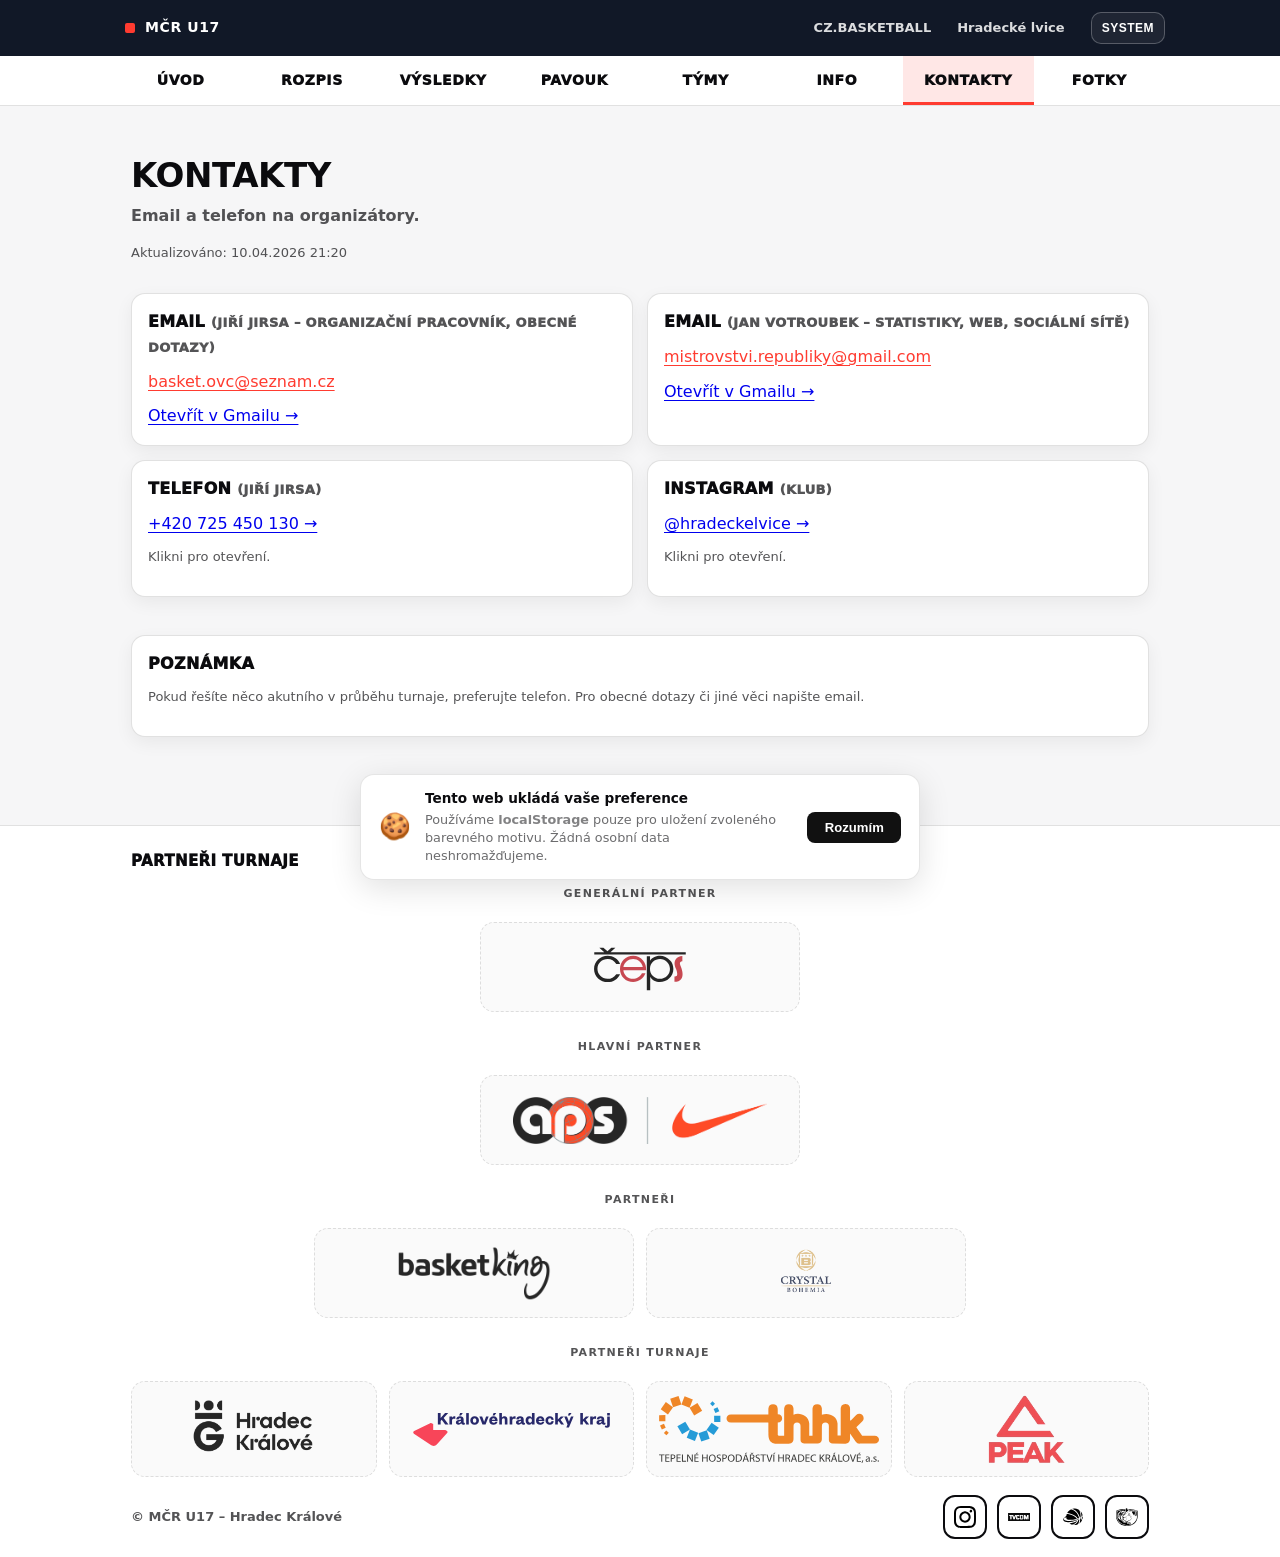
<file: pages/kontakty.html>
<!DOCTYPE html>
<html lang="cs">
<head>
  <meta charset="UTF-8">
  <meta name="viewport" content="width=device-width, initial-scale=1.0">
  <title>Kontakty | MČR U17 – dívky</title>
  <meta name="description" content="Kontakty na organizátory MČR U17 dívek – email, telefon a odkazy.">
  
  <link rel="apple-touch-icon" sizes="57x57" href="../assets/img/apple-icon-57x57.png">
  <link rel="apple-touch-icon" sizes="60x60" href="../assets/img/apple-icon-60x60.png">
  <link rel="apple-touch-icon" sizes="72x72" href="../assets/img/apple-icon-72x72.png">
  <link rel="apple-touch-icon" sizes="76x76" href="../assets/img/apple-icon-76x76.png">
  <link rel="apple-touch-icon" sizes="114x114" href="../assets/img/apple-icon-114x114.png">
  <link rel="apple-touch-icon" sizes="120x120" href="../assets/img/apple-icon-120x120.png">
  <link rel="apple-touch-icon" sizes="144x144" href="../assets/img/apple-icon-144x144.png">
  <link rel="apple-touch-icon" sizes="152x152" href="../assets/img/apple-icon-152x152.png">
  <link rel="apple-touch-icon" sizes="180x180" href="../assets/img/apple-icon-180x180.png">
  <link rel="icon" type="image/png" sizes="192x192"  href="../assets/img/android-icon-192x192.png">
  <link rel="icon" type="image/png" sizes="32x32" href="../assets/img/favicon-32x32.png">
  <link rel="icon" type="image/png" sizes="96x96" href="../assets/img/favicon-96x96.png">
  <link rel="icon" type="image/png" sizes="16x16" href="../assets/img/favicon-16x16.png">
  <link rel="manifest" href="../assets/img/manifest.json">
  <meta name="msapplication-TileColor" content="#ffffff">
  <meta name="msapplication-TileImage" content="../assets/img/ms-icon-144x144.png">
  <meta name="theme-color" content="#ffffff">

  <link rel="stylesheet" href="../assets/css/base.css">
  <link rel="stylesheet" href="../assets/css/screen.css" media="screen">
  <link rel="stylesheet" href="../assets/css/dark.css">
  <link rel="stylesheet" href="../assets/css/print.css" media="print">
  <link rel="stylesheet" href="../assets/css/preferences.css">
</head>

<body class="page-kontakty">
  <!-- TOPBAR -->
  <div class="topbar">
    <div class="wrap topbar__inner">
      <div class="brand">
        <span class="brand__dot"></span>
        <a class="brand__name" href="../index.html">MČR U17</a>
      </div>

      <div class="topright">
        <div class="toplinks">
          <a href="https://www.cbf.cz/" target="_blank" rel="noopener">CZ.BASKETBALL</a>
          <a href="https://www.hradeckelvice.cz/" target="_blank" rel="noopener">Hradecké lvice</a>
        </div>

        <button class="themebtn" id="themeToggle" type="button" aria-label="Přepnout motiv">DARK</button>
        <button class="menubtn" id="menuToggle" type="button" aria-label="Otevřít menu">☰</button>
      </div>
    </div>
  </div>

  <!-- MOBILE MENU OVERLAY -->
  <div class="menu" id="mobileMenu" aria-hidden="true">
    <div class="menu__backdrop" data-close></div>

    <div class="menu__panel" role="dialog" aria-modal="true" aria-label="Menu">
      <div class="menu__head">
        <div class="menu__title">Menu</div>
        <button class="menu__close" type="button" data-close aria-label="Zavřít menu">✕</button>
      </div>

      <div class="menu__links">
        <a class="menu__link" href="../index.html">Úvod</a>
        <a class="menu__link" href="rozpis.html">Rozpis</a>
        <a class="menu__link" href="vysledky.html">Výsledky</a>
        <a class="menu__link" href="tabulka.html">Pavouk</a>
        <a class="menu__link" href="tymy.html">Týmy</a>
        <a class="menu__link" href="info.html">Info</a>
        <a class="menu__link is-active" href="kontakty.html">Kontakty</a>
        <a class="menu__link" href="fotky.html">Fotky</a>
      </div>
    </div>
  </div>

  <!-- NAV -->
  <nav class="nav">
    <div class="wrap nav__inner">
      <a class="nav__item" href="../index.html">Úvod</a>
      <a class="nav__item" href="rozpis.html">Rozpis</a>
      <a class="nav__item" href="vysledky.html">Výsledky</a>
      <a class="nav__item" href="tabulka.html">Pavouk</a>
      <a class="nav__item" href="tymy.html">Týmy</a>
      <a class="nav__item" href="info.html">Info</a>
      <a class="nav__item is-active" href="kontakty.html">Kontakty</a>
      <a class="nav__item" href="fotky.html">Fotky</a>
    </div>
  </nav>

  <main class="wrap">
    <section class="pagehead">
      <h1 class="h1">Kontakty</h1>
      <p class="lead">Email a telefon na organizátory.</p>

      <p class="mini" id="contacts-status">Načítám…</p>
      <p class="mini" id="contacts-updated" style="display:none;"></p>
    </section>

    <section class="grid" id="contacts-grid">
      <!-- plní se z JS -->
    </section>

    <section class="card">
      <h2 class="h2">Poznámka</h2>
      <p class="mini">
        Pokud řešíte něco akutního v průběhu turnaje, preferujte telefon.
        Pro obecné dotazy či jiné věci napište email.
      </p>
    </section>
  </main>

<footer class="footer">
  <div class="wrap footer__wrap">

    <div class="partners">
      <div class="partners__title">Partneři turnaje</div>

<div class="partners__general-label">Generální partner</div>
<div class="partners__general">
  <a class="partner" href="https://www.ceps.cz" target="_blank" rel="noopener" aria-label="ČEPS">
    <img src="../assets/img/partners/logo-ceps.svg" alt="ČEPS" loading="lazy">
  </a>
</div>

<div class="partners__general-label" style="margin-top:14px;">Hlavní Partner</div>
<div class="partners__general">
  <a class="partner" href="https://www.athleteps.eu" target="_blank" rel="noopener" aria-label="APS / Nike">
    <img src="../assets/img/partners/logo-aps.png" alt="APS / Nike" loading="lazy">
  </a>
</div>

<div class="partners__general-label" style="margin-top:14px;">Partneři</div>
<div class="partners__general">
  <a class="partner" href="https://www.basketking.cz/" target="_blank" rel="noopener" aria-label="Basketking.cz">
    <img src="../assets/img/partners/logo-basketking.webp" alt="Basketking.cz" loading="lazy">
  </a>
  <a class="partner" href="https://www.crystal-bohemia.com/en" target="_blank" rel="noopener" aria-label="Crystal Bohemia">
    <img src="../assets/img/partners/logo-crystalBohemia.png" alt="Crystal Bohemia" loading="lazy">
  </a>
</div>

<div class="partners__general-label" style="margin-top:14px;">Partneři turnaje</div>
<div class="partners__row">
  <a class="partner" href="https://www.hradeckralove.org" target="_blank" rel="noopener" aria-label="Statutární město Hradec Králové">
    <img src="../assets/img/partners/logo-hk-black.png" alt="Statutární město Hradec Králové" loading="lazy">
  </a>
  <a class="partner" href="https://www.khk.cz" target="_blank" rel="noopener" aria-label="Královéhradecký kraj">
    <img src="../assets/img/partners/logo-khk.svg" alt="Královéhradecký kraj" loading="lazy">
  </a>
  <a class="partner" href="https://www.thhk.cz" target="_blank" rel="noopener" aria-label="THHK">
    <img src="../assets/img/partners/logo-thhk.svg" alt="Tepelné hospodářství Hradec Králové" loading="lazy">
  </a>
  <a class="partner" href="" target="_blank" rel="noopener" aria-label="PEAK">
    <img src="../assets/img/partners/logo-peak.avif" alt="PEAK" loading="lazy">
  </a>
</div>
    </div>

    <div class="footer__bar">
      <div class="footer__left">© MČR U17 – Hradec Králové</div>

      <div class="socialbar" aria-label="Odkazy">
        <a class="socialbtn" href="https://www.instagram.com/mcr_u17_2026/" target="_blank" rel="noopener" aria-label="Instagram">
          <img src="../assets/img/social/instagram.svg" onerror="this.style.display='none'" alt="Instagram">
        </a>
        <a class="socialbtn socialbtn--tvcom" href="https://www.tvcom.cz/" target="_blank" rel="noopener" aria-label="TVcom">
          <img src="../assets/img/social/tvcom.svg" alt="TVcom">
        </a>
        <a class="socialbtn" href="https://www.cbf.cz/" target="_blank" rel="noopener" aria-label="ČBF">
          <img src="../assets/img/social/cbf.svg" onerror="this.style.display='none'" alt="ČBF">
        </a>
        <a class="socialbtn" href="https://www.hradeckelvice.cz/" target="_blank" rel="noopener" aria-label="Hradecké lvice">
          <img src="../assets/img/social/lvice.svg" onerror="this.style.display='none'" alt="Hradecké lvice">
        </a>
      </div>
    </div>
  </div>
</footer>

  <script src="../assets/js/kontakty.js"></script>
  <script src="../assets/js/theme.js"></script>
  <script src="../assets/js/menu.js"></script>
  <script src="../assets/js/preferences.js"></script>

</body>
</html>
</file>
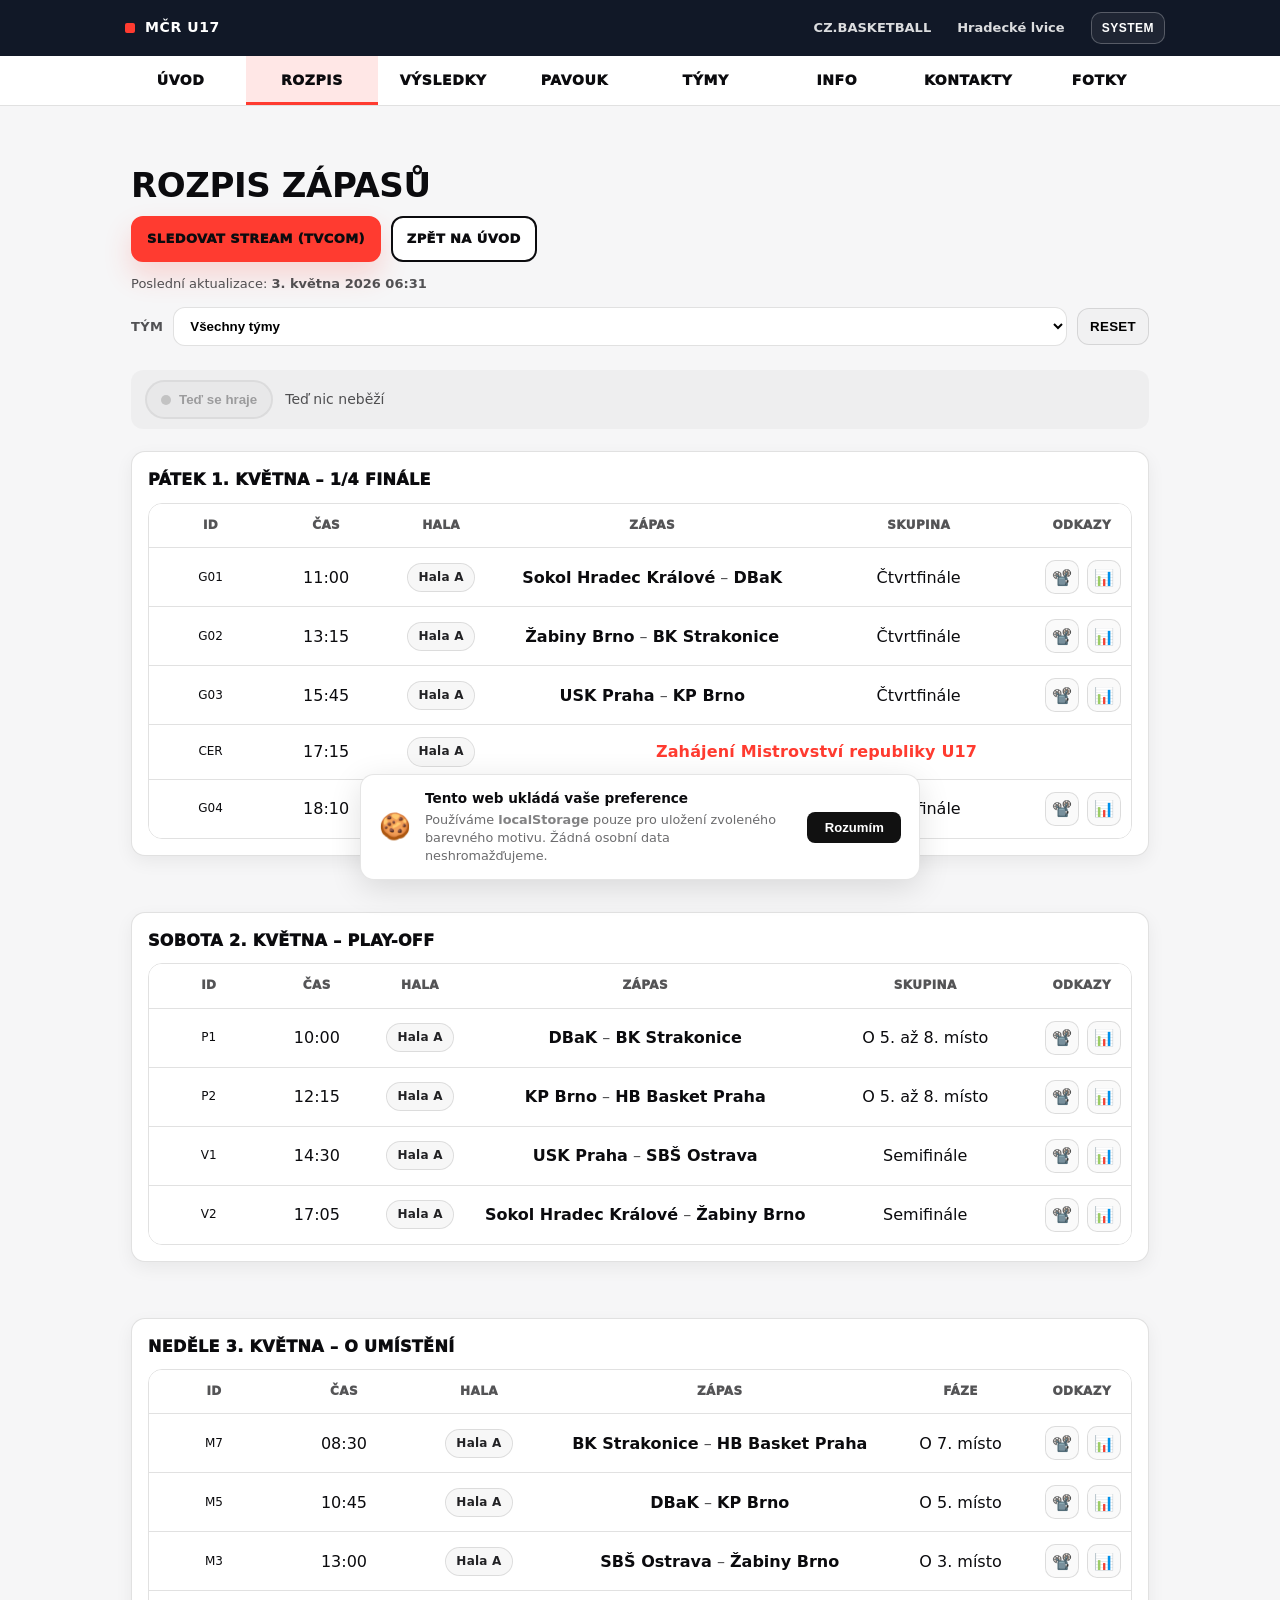
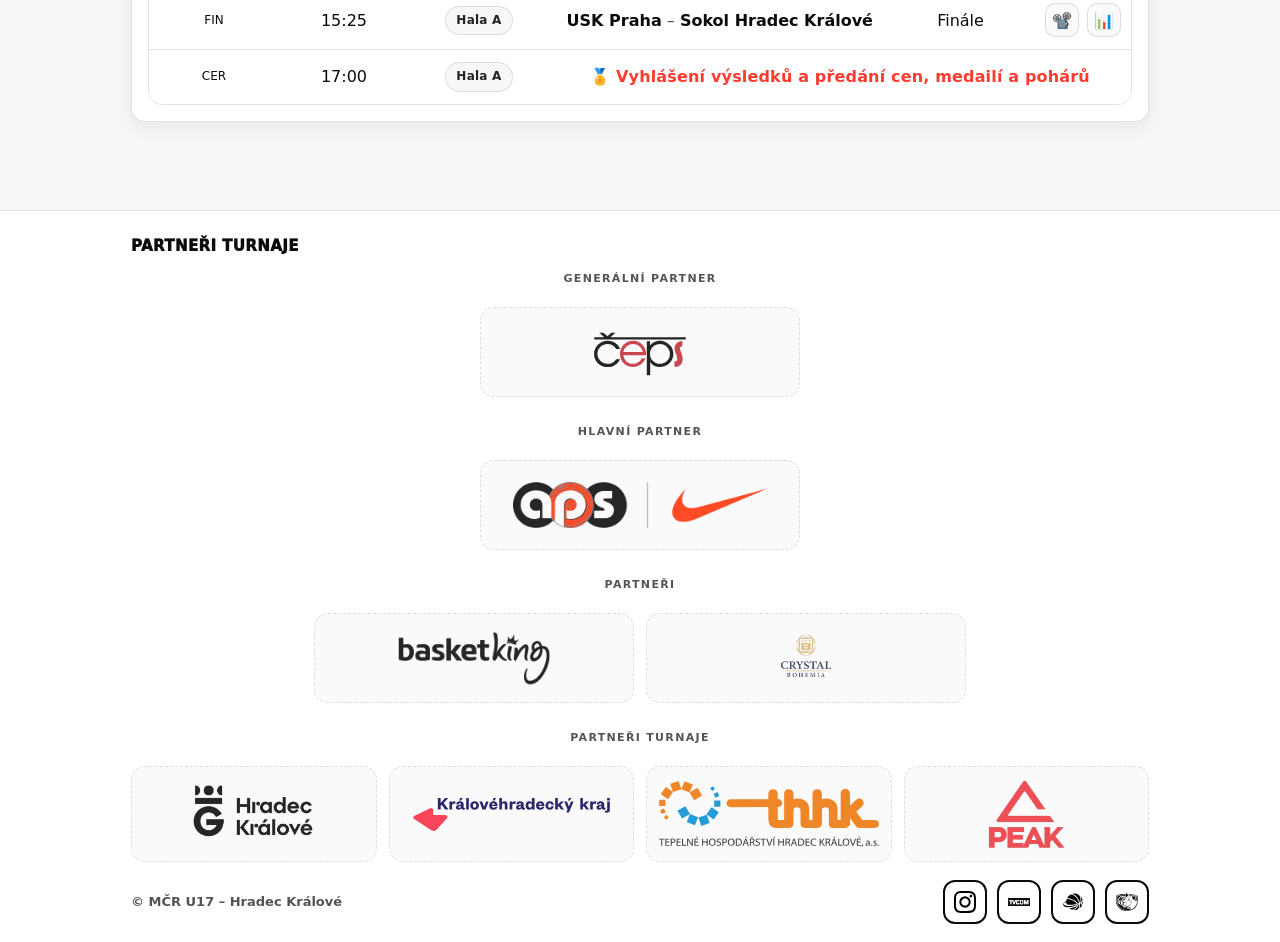
<file: pages/rozpis.html>
<!DOCTYPE html>
<html lang="cs">
<head>
  <meta charset="UTF-8">
  <meta name="viewport" content="width=device-width, initial-scale=1.0">
  <meta name="language" content="cs">
  <meta name="author" content="Jan Votroubek">
  <meta name="robots" content="index, follow">

  <title>Rozpis | MČR U17 – dívky</title>
  <meta name="description" content="Rozpis zápasů MČR U17 dívek v basketbalu (1.–3. května, Hradec Králové).">

  <link rel="canonical" href="https://www.mcr-u15.cz/pages/rozpis.html">

  <!-- Open Graph -->
  <meta property="og:type" content="website">
  <meta property="og:locale" content="cs_CZ">
  <meta property="og:title" content="Rozpis | MČR U17 – dívky">
  <meta property="og:description" content="Rozpis zápasů MČR U17 dívek v basketbalu (1.–3. května, Hradec Králové).">
  <meta property="og:url" content="https://www.mcr-u17.cz/pages/rozpis.html">
  <meta property="og:site_name" content="MČR U17 – dívky">
  <meta property="og:image" content="https://www.mcr-u17.cz/og-image.jpg">

  <link rel="apple-touch-icon" sizes="57x57" href="../assets/img/apple-icon-57x57.png">
  <link rel="apple-touch-icon" sizes="60x60" href="../assets/img/apple-icon-60x60.png">
  <link rel="apple-touch-icon" sizes="72x72" href="../assets/img/apple-icon-72x72.png">
  <link rel="apple-touch-icon" sizes="76x76" href="../assets/img/apple-icon-76x76.png">
  <link rel="apple-touch-icon" sizes="114x114" href="../assets/img/apple-icon-114x114.png">
  <link rel="apple-touch-icon" sizes="120x120" href="../assets/img/apple-icon-120x120.png">
  <link rel="apple-touch-icon" sizes="144x144" href="../assets/img/apple-icon-144x144.png">
  <link rel="apple-touch-icon" sizes="152x152" href="../assets/img/apple-icon-152x152.png">
  <link rel="apple-touch-icon" sizes="180x180" href="../assets/img/apple-icon-180x180.png">
  <link rel="icon" type="image/png" sizes="192x192"  href="../assets/img/android-icon-192x192.png">
  <link rel="icon" type="image/png" sizes="32x32" href="../assets/img/favicon-32x32.png">
  <link rel="icon" type="image/png" sizes="96x96" href="../assets/img/favicon-96x96.png">
  <link rel="icon" type="image/png" sizes="16x16" href="../assets/img/favicon-16x16.png">
  <link rel="manifest" href="../assets/img/manifest.json">
  <meta name="msapplication-TileColor" content="#ffffff">
  <meta name="msapplication-TileImage" content="../assets/img/ms-icon-144x144.png">
  <meta name="theme-color" content="#ffffff">

  <link rel="stylesheet" href="../assets/css/base.css">
  <link rel="stylesheet" href="../assets/css/screen.css" media="screen">
  <link rel="stylesheet" href="../assets/css/dark.css">
  <link rel="stylesheet" href="../assets/css/print.css" media="print">
  <link rel="stylesheet" href="../assets/css/preferences.css">
</head>

<body>

  <!-- Top bar -->
  <div class="topbar">
    <div class="wrap topbar__inner">
      <div class="brand">
        <span class="brand__dot"></span>
        <a class="brand__name" href="../index.html">MČR U17</a>
      </div>

      <div class="topright">
        <div class="toplinks">
          <a href="https://www.cbf.cz/" target="_blank" rel="noopener">CZ.BASKETBALL</a>
          <a href="https://www.hradeckelvice.cz/" target="_blank" rel="noopener">Hradecké lvice</a>
        </div>

        <button class="themebtn" id="themeToggle" type="button" aria-label="Přepnout motiv">
          DARK
        </button>
        <button class="menubtn" id="menuToggle" type="button" aria-label="Otevřít menu">☰</button>
      </div>
    </div>
  </div>

  <!-- MOBILE MENU OVERLAY -->
  <div class="menu" id="mobileMenu" aria-hidden="true">
    <div class="menu__backdrop" data-close></div>

    <div class="menu__panel" role="dialog" aria-modal="true" aria-label="Menu">
      <div class="menu__head">
        <div class="menu__title">Menu</div>
        <button class="menu__close" type="button" data-close aria-label="Zavřít menu">✕</button>
      </div>

      <div class="menu__links">
        <a class="menu__link" href="../index.html">Úvod</a>
        <a class="menu__link is-active" href="rozpis.html">Rozpis</a>
        <a class="menu__link" href="vysledky.html">Výsledky</a>
        <a class="menu__link" href="tabulka.html">Pavouk</a>
        <a class="menu__link" href="tymy.html">Týmy</a>
        <a class="menu__link" href="info.html">Info</a>
        <a class="menu__link" href="kontakty.html">Kontakty</a>
        <a class="menu__link" href="fotky.html">Fotky</a>
      </div>
    </div>
  </div>

  <!-- NAV -->
  <nav class="nav">
    <div class="wrap nav__inner">
      <a class="nav__item" href="../index.html">Úvod</a>
      <a class="nav__item is-active" href="rozpis.html">Rozpis</a>
      <a class="nav__item" href="vysledky.html">Výsledky</a>
      <a class="nav__item" href="tabulka.html">Pavouk</a>
      <a class="nav__item" href="tymy.html">Týmy</a>
      <a class="nav__item" href="info.html">Info</a>
      <a class="nav__item" href="kontakty.html">Kontakty</a>
      <a class="nav__item" href="fotky.html">Fotky</a>
    </div>
  </nav>

  <div class="wrap" style="margin-top:10px;">
    <div id="data-status"
        style="display:none; padding:8px 10px; border-radius:10px; font-size:14px; opacity:.85;">
    </div>
  </div>

  <main class="wrap">

<section class="pagehead">
  <h1 class="h1">Rozpis zápasů</h1>

  <div class="cta">
    <a class="btn btn--primary" href="https://tvcom.cz/Zapasy/Sport-Basketbal/Soutez-U17-Extraliga/Pohlavi-Zeny/" target="_blank" rel="noopener">Sledovat stream (TVcom)</a>
    <a class="btn btn--ghost" href="../index.html">Zpět na úvod</a>
  </div>

  <p class="mini">Poslední aktualizace: <strong id="updated">—</strong></p>

  <div class="filters" id="scheduleFilters">
    <label class="filters__label" for="teamFilter">Tým</label>

    <select id="teamFilter" class="filters__select">
      <option value="">Všechny týmy</option>
    </select>

    <button type="button" id="teamFilterReset" class="filters__reset">Reset</button>

    <div class="filters__info" id="teamFilterInfo" aria-live="polite"></div>
  </div>

  <!-- Day switcher (mobil-only, pokud máš v CSS schování na desktopu) -->
  <div class="day-switch" role="tablist" aria-label="Přepínač dne rozpisu">
    <button type="button" class="day-switch__btn is-active" data-day-btn="patek" role="tab" aria-selected="true">
      Pátek
    </button>
    <button type="button" class="day-switch__btn" data-day-btn="sobota" role="tab" aria-selected="false">
      Sobota
    </button>
    <button type="button" class="day-switch__btn" data-day-btn="nedele" role="tab" aria-selected="false">
      Neděle
    </button>
  </div>
  <div class="livebar" id="liveBar">
    <button type="button" class="livebar__btn" id="btnLive" disabled>
      <span class="livebar__dot"></span>
      Teď se hraje
    </button>

    <span class="livebar__status" id="liveHint" aria-live="polite">
      Teď nic neběží
    </span>
  </div>

</section>

<!-- Pátek -->
<section class="card" data-day="patek" data-date="2026-05-01">
  <h2 class="h2" data-print-title="Pátek 1. května">Pátek 1. května – 1/4 finále</h2>

  <div class="tablewrap">
    <table class="schedule" id="tbl-rozpis-patek">
      <colgroup>
        <col class="col-id" style="width: 30px;">
        <col class="col-time" style="width: 130px;">

        <col class="col-hall" style="width: 140px;">
        <col class="col-match">
        <col class="col-group" style="width: 300px;">
        <col class="col-links" style="width: 90px;">
        <col class="col-score" style="width: 0px;">
      </colgroup>
      <thead>
        <tr>
          <th>ID</th>
          <th>Čas</th>
          <th class="col-hall">Hala</th>
          <th>Zápas</th>
          <th>Skupina</th>
          <th class="col-links">Odkazy</th>
          <th class="col-score">Skóre</th>
        </tr>
</xai:function_call name="edit_file">
<parameter name="path">
      </thead>
      <tbody></tbody>
    </table>
  </div>
</section>

<!-- Sobota -->
<section class="card" data-day="sobota"  data-date="2026-05-02">
  <h2 class="h2" data-print-title="Sobota 2. května">Sobota 2. května – play-off</h2>

  <div class="tablewrap">
    <table class="schedule" id="tbl-rozpis-sobota">
      <colgroup>
        <col class="col-id" style="width: 30px;">
        <col class="col-time" style="width: 130px;">

        <col class="col-hall" style="width: 150px;">
        <col class="col-match">
        <col class="col-group" style="width: 300px;">
        <col class="col-links" style="width: 90px;">
        <col class="col-score" style="width: 0px;">
      </colgroup>
      <thead>
        <tr>
          <th>ID</th>
          <th>Čas</th>
          <th class="col-hall">Hala</th>
          <th>Zápas</th>
          <th>Skupina</th>
          <th class="col-links">Odkazy</th>
          <th class="col-score">Skóre</th>
        </tr>

      </thead>
      <tbody></tbody>
    </table>
  </div>
</section>

<!-- Neděle -->
<section class="card" data-day="nedele" data-date="2026-05-03">
  <h2 class="h2" data-print-title="Neděle 3. května">Neděle 3. května – o umístění</h2>

  <div class="tablewrap">
    <table class="schedule" id="tbl-rozpis-nedele">
      <colgroup>
        <col class="col-id" style="width: 30px;">
        <col class="col-time" style="width: 130px;">

        <col class="col-hall" style="width: 140px;">
        <col class="col-match">
        <col class="col-group" style="width: 140px;">
        <col class="col-links" style="width: 90px;">
        <col class="col-score" style="width: 0px;">
      </colgroup>
      <thead>
        <tr>
          <th>ID</th>
          <th>Čas</th>
          <th class="col-hall">Hala</th>
          <th>Zápas</th>
          <th>Fáze</th>
          <th class="col-links">Odkazy</th>
          <th class="col-score">Skóre</th>
        </tr>

      </thead>
      <tbody></tbody>
    </table>
  </div>
</section>

  </main>

<footer class="footer">
  <div class="wrap footer__wrap">

    <div class="partners">
      <div class="partners__title">Partneři turnaje</div>

<div class="partners__general-label">Generální partner</div>
<div class="partners__general">
  <a class="partner" href="https://www.ceps.cz" target="_blank" rel="noopener" aria-label="ČEPS">
    <img src="../assets/img/partners/logo-ceps.svg" alt="ČEPS" loading="lazy">
  </a>
</div>

<div class="partners__general-label" style="margin-top:14px;">Hlavní Partner</div>
<div class="partners__general">
  <a class="partner" href="https://www.athleteps.eu" target="_blank" rel="noopener" aria-label="APS / Nike">
    <img src="../assets/img/partners/logo-aps.png" alt="APS / Nike" loading="lazy">
  </a>
</div>

<div class="partners__general-label" style="margin-top:14px;">Partneři</div>
<div class="partners__general">
  <a class="partner" href="https://www.basketking.cz/" target="_blank" rel="noopener" aria-label="Basketking.cz">
    <img src="../assets/img/partners/logo-basketking.webp" alt="Basketking.cz" loading="lazy">
  </a>
  <a class="partner" href="https://www.crystal-bohemia.com/en" target="_blank" rel="noopener" aria-label="Crystal Bohemia">
    <img src="../assets/img/partners/logo-crystalBohemia.png" alt="Crystal Bohemia" loading="lazy">
  </a>
</div>

<div class="partners__general-label" style="margin-top:14px;">Partneři turnaje</div>
<div class="partners__row">
  <a class="partner" href="https://www.hradeckralove.org" target="_blank" rel="noopener" aria-label="Statutární město Hradec Králové">
    <img src="../assets/img/partners/logo-hk-black.png" alt="Statutární město Hradec Králové" loading="lazy">
  </a>
  <a class="partner" href="https://www.khk.cz" target="_blank" rel="noopener" aria-label="Královéhradecký kraj">
    <img src="../assets/img/partners/logo-khk.svg" alt="Královéhradecký kraj" loading="lazy">
  </a>
  <a class="partner" href="https://www.thhk.cz" target="_blank" rel="noopener" aria-label="THHK">
    <img src="../assets/img/partners/logo-thhk.svg" alt="Tepelné hospodářství Hradec Králové" loading="lazy">
  </a>
  <a class="partner" href="" target="_blank" rel="noopener" aria-label="PEAK">
    <img src="../assets/img/partners/logo-peak.avif" alt="PEAK" loading="lazy">
  </a>
</div>
    </div>

    <div class="footer__bar">
      <div class="footer__left">© MČR U17 – Hradec Králové</div>

      <div class="socialbar" aria-label="Odkazy">
        <a class="socialbtn" href="https://www.instagram.com/mcr_u17_2026/" target="_blank" rel="noopener" aria-label="Instagram">
          <img src="../assets/img/social/instagram.svg" onerror="this.style.display='none'" alt="Instagram">
        </a>
        <a class="socialbtn socialbtn--tvcom" href="https://www.tvcom.cz/" target="_blank" rel="noopener" aria-label="TVcom">
          <img src="../assets/img/social/tvcom.svg" alt="TVcom">
        </a>
        <a class="socialbtn" href="https://www.cbf.cz/" target="_blank" rel="noopener" aria-label="ČBF">
          <img src="../assets/img/social/cbf.svg" onerror="this.style.display='none'" alt="ČBF">
        </a>
        <a class="socialbtn" href="https://www.hradeckelvice.cz/" target="_blank" rel="noopener" aria-label="Hradecké lvice">
          <img src="../assets/img/social/lvice.svg" onerror="this.style.display='none'" alt="Hradecké lvice">
        </a>
      </div>
    </div>
  </div>
</footer>

  <script type="module" src="../assets/js/rozpis.js"></script>
  <script src="../assets/js/theme.js"></script>
  <script src="../assets/js/menu.js"></script>
  <script src="../assets/js/preferences.js"></script>

</body>
</html>
</file>
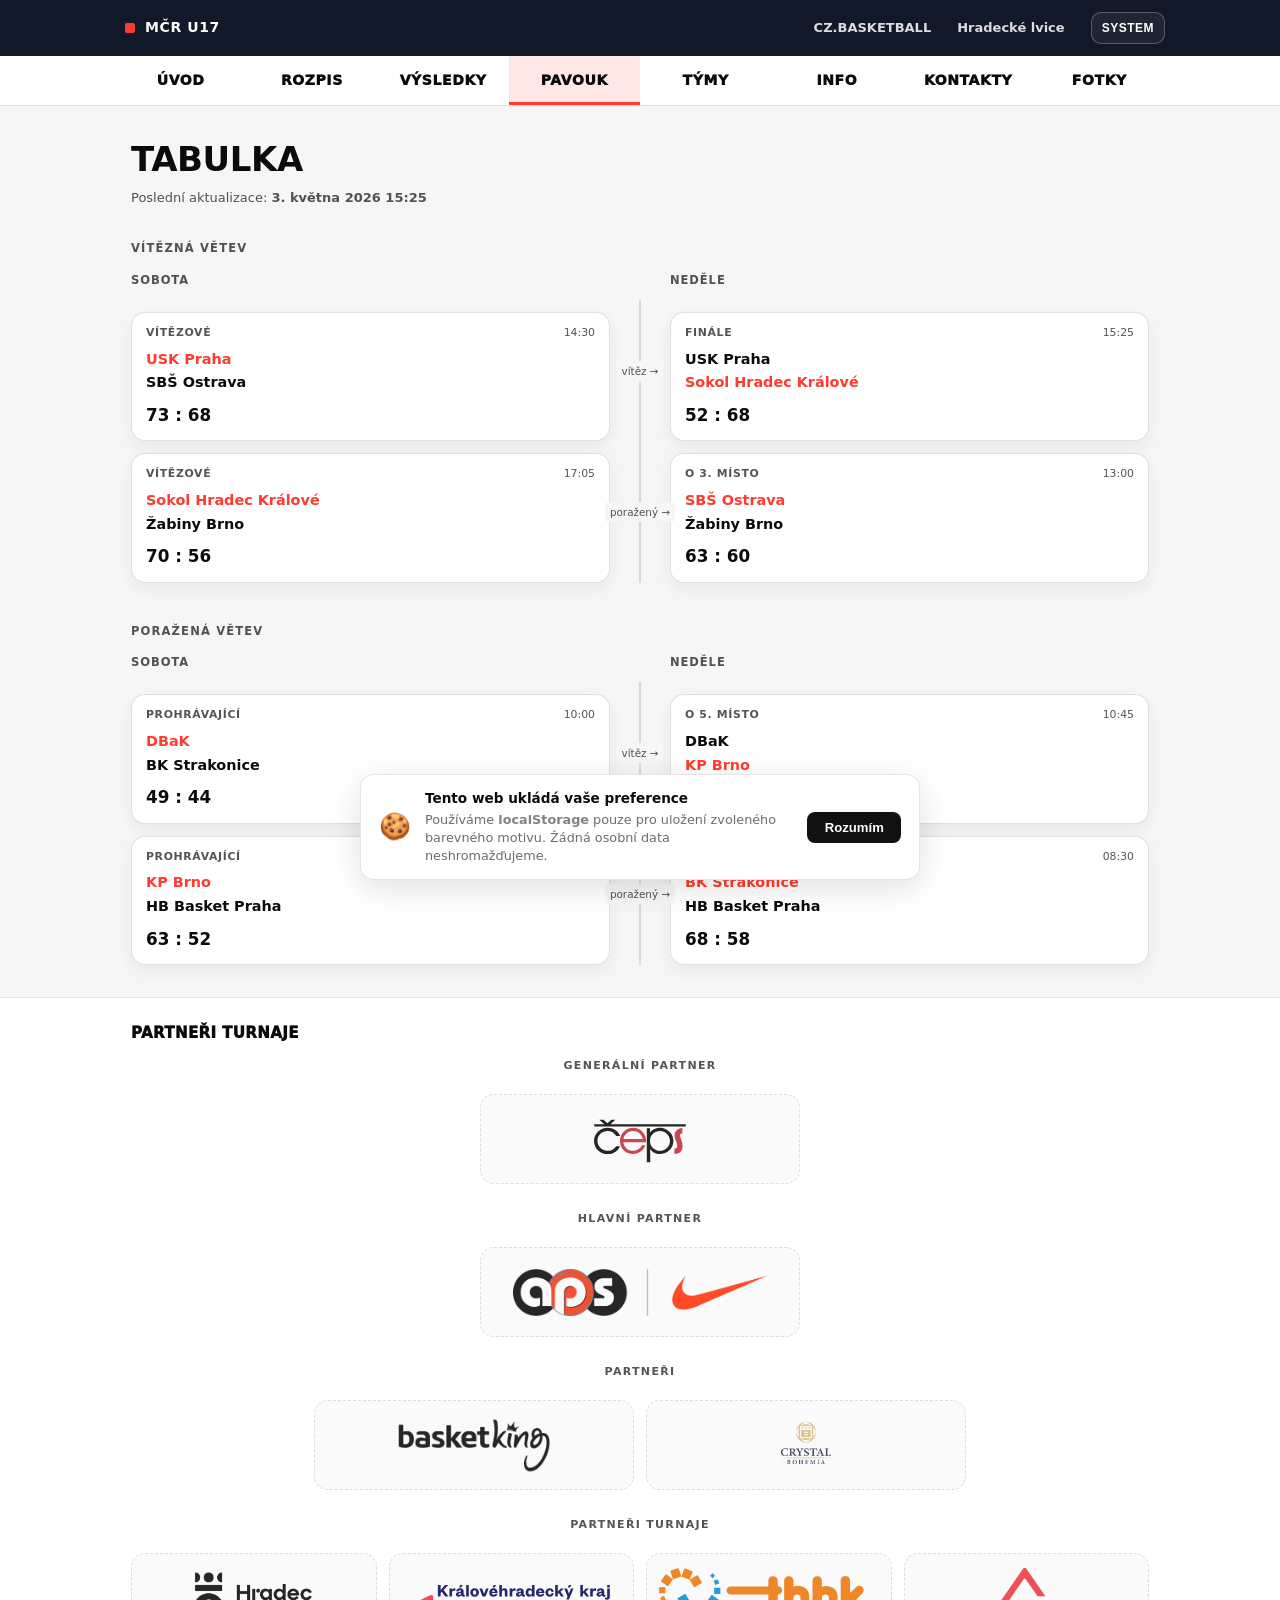
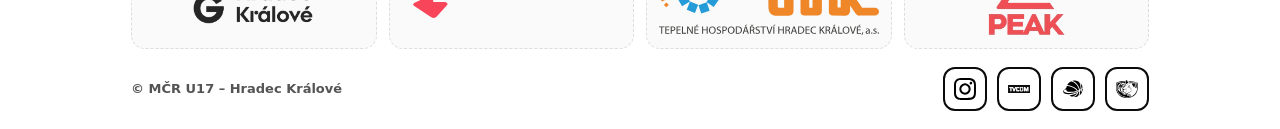
<file: pages/tabulka.html>
<!DOCTYPE html>
<html lang="cs">
<head>
  <meta charset="UTF-8">
  <meta name="viewport" content="width=device-width, initial-scale=1.0">
  <meta name="language" content="cs">
  <meta name="author" content="Pořadatel MČR U17">
  <meta name="robots" content="index, follow">

  <title>Tabulka | MČR U17 – dívky</title>
  <meta name="description" content="Tabulky skupin MČR U17 – dívky.">

  <link rel="canonical" href="https://mcr-U17.cz/pages/tabulka.html">

  <link rel="apple-touch-icon" sizes="57x57" href="../assets/img/apple-icon-57x57.png">
  <link rel="apple-touch-icon" sizes="60x60" href="../assets/img/apple-icon-60x60.png">
  <link rel="apple-touch-icon" sizes="72x72" href="../assets/img/apple-icon-72x72.png">
  <link rel="apple-touch-icon" sizes="76x76" href="../assets/img/apple-icon-76x76.png">
  <link rel="apple-touch-icon" sizes="114x114" href="../assets/img/apple-icon-114x114.png">
  <link rel="apple-touch-icon" sizes="120x120" href="../assets/img/apple-icon-120x120.png">
  <link rel="apple-touch-icon" sizes="144x144" href="../assets/img/apple-icon-144x144.png">
  <link rel="apple-touch-icon" sizes="152x152" href="../assets/img/apple-icon-152x152.png">
  <link rel="apple-touch-icon" sizes="180x180" href="../assets/img/apple-icon-180x180.png">
  <link rel="icon" type="image/png" sizes="192x192"  href="../assets/img/android-icon-192x192.png">
  <link rel="icon" type="image/png" sizes="32x32" href="../assets/img/favicon-32x32.png">
  <link rel="icon" type="image/png" sizes="96x96" href="../assets/img/favicon-96x96.png">
  <link rel="icon" type="image/png" sizes="16x16" href="../assets/img/favicon-16x16.png">
  <link rel="manifest" href="../assets/img/manifest.json">
  <meta name="msapplication-TileColor" content="#ffffff">
  <meta name="msapplication-TileImage" content="../assets/img/ms-icon-144x144.png">
  <meta name="theme-color" content="#ffffff">

  <link rel="stylesheet" href="../assets/css/base.css">
  <link rel="stylesheet" href="../assets/css/screen.css" media="screen">
  <link rel="stylesheet" href="../assets/css/dark.css">
  <link rel="stylesheet" href="../assets/css/print.css" media="print">
  <link rel="stylesheet" href="../assets/css/preferences.css">

</head>
<body>

<!-- Top bar -->
<div class="topbar">
  <div class="wrap topbar__inner">
    <div class="brand">
      <span class="brand__dot"></span>
      <a class="brand__name" href="../index.html">MČR U17</a>
    </div>

    <div class="topright">
      <div class="toplinks">
        <a href="https://www.cbf.cz/" target="_blank" rel="noopener">CZ.BASKETBALL</a>
        <a href="https://www.hradeckelvice.cz/" target="_blank" rel="noopener">Hradecké lvice</a>
      </div>

      <button class="themebtn" id="themeToggle" type="button" aria-label="Přepnout motiv">
        DARK
      </button>

      <button class="menubtn" id="menuToggle" type="button" aria-label="Otevřít menu">
        ☰
      </button>
    </div>
  </div>
</div>

  <!-- MOBILE MENU OVERLAY -->
  <div class="menu" id="mobileMenu" aria-hidden="true">
    <div class="menu__backdrop" data-close></div>

    <div class="menu__panel" role="dialog" aria-modal="true" aria-label="Menu">
      <div class="menu__head">
        <div class="menu__title">Menu</div>
        <button class="menu__close" type="button" data-close aria-label="Zavřít menu">✕</button>
      </div>

      <div class="menu__links">
        <a class="menu__link" href="../index.html">Úvod</a>
        <a class="menu__link" href="rozpis.html">Rozpis</a>
        <a class="menu__link" href="vysledky.html">Výsledky</a>
        <a class="menu__link is-active" href="tabulka.html">Pavouk</a>
        <a class="menu__link" href="tymy.html">Týmy</a>
        <a class="menu__link" href="info.html">Info</a>
        <a class="menu__link" href="kontakty.html">Kontakty</a>
        <a class="menu__link" href="fotky.html">Fotky</a>
      </div>
    </div>
  </div>

  <!-- NAV -->
  <nav class="nav">
    <div class="wrap nav__inner">
      <a class="nav__item" href="../index.html">Úvod</a>
      <a class="nav__item" href="rozpis.html">Rozpis</a>
      <a class="nav__item" href="vysledky.html">Výsledky</a>
      <a class="nav__item is-active" href="tabulka.html">Pavouk</a>
      <a class="nav__item" href="tymy.html">Týmy</a>
      <a class="nav__item" href="info.html">Info</a>
      <a class="nav__item" href="kontakty.html">Kontakty</a>
      <a class="nav__item" href="fotky.html">Fotky</a>
    </div>
  </nav>

<main>
<div class="wrap">
  <h1 class="h1">TABULKA</h1>
  <p class="mini">Poslední aktualizace: <strong id="updated">—</strong></p>

  <div id="standings-groups"></div>
</div>
</main>

<footer class="footer">
  <div class="wrap footer__wrap">

    <div class="partners">
      <div class="partners__title">Partneři turnaje</div>

<div class="partners__general-label">Generální partner</div>
<div class="partners__general">
  <a class="partner" href="https://www.ceps.cz" target="_blank" rel="noopener" aria-label="ČEPS">
    <img src="../assets/img/partners/logo-ceps.svg" alt="ČEPS" loading="lazy">
  </a>
</div>

<div class="partners__general-label" style="margin-top:14px;">Hlavní Partner</div>
<div class="partners__general">
  <a class="partner" href="https://www.athleteps.eu" target="_blank" rel="noopener" aria-label="APS / Nike">
    <img src="../assets/img/partners/logo-aps.png" alt="APS / Nike" loading="lazy">
  </a>
</div>

<div class="partners__general-label" style="margin-top:14px;">Partneři</div>
<div class="partners__general">
  <a class="partner" href="https://www.basketking.cz/" target="_blank" rel="noopener" aria-label="Basketking.cz">
    <img src="../assets/img/partners/logo-basketking.webp" alt="Basketking.cz" loading="lazy">
  </a>
  <a class="partner" href="https://www.crystal-bohemia.com/en" target="_blank" rel="noopener" aria-label="Crystal Bohemia">
    <img src="../assets/img/partners/logo-crystalBohemia.png" alt="Crystal Bohemia" loading="lazy">
  </a>
</div>

<div class="partners__general-label" style="margin-top:14px;">Partneři turnaje</div>
<div class="partners__row">
  <a class="partner" href="https://www.hradeckralove.org" target="_blank" rel="noopener" aria-label="Statutární město Hradec Králové">
    <img src="../assets/img/partners/logo-hk-black.png" alt="Statutární město Hradec Králové" loading="lazy">
  </a>
  <a class="partner" href="https://www.khk.cz" target="_blank" rel="noopener" aria-label="Královéhradecký kraj">
    <img src="../assets/img/partners/logo-khk.svg" alt="Královéhradecký kraj" loading="lazy">
  </a>
  <a class="partner" href="https://www.thhk.cz" target="_blank" rel="noopener" aria-label="THHK">
    <img src="../assets/img/partners/logo-thhk.svg" alt="Tepelné hospodářství Hradec Králové" loading="lazy">
  </a>
  <a class="partner" href="" target="_blank" rel="noopener" aria-label="PEAK">
    <img src="../assets/img/partners/logo-peak.avif" alt="PEAK" loading="lazy">
  </a>
</div>
    </div>

    <div class="footer__bar">
      <div class="footer__left">© MČR U17 – Hradec Králové</div>

      <div class="socialbar" aria-label="Odkazy">
        <a class="socialbtn" href="https://www.instagram.com/mcr_u17_2026/" target="_blank" rel="noopener" aria-label="Instagram">
          <img src="../assets/img/social/instagram.svg" onerror="this.style.display='none'" alt="Instagram">
        </a>
        <a class="socialbtn socialbtn--tvcom" href="https://www.tvcom.cz/" target="_blank" rel="noopener" aria-label="TVcom">
          <img src="../assets/img/social/tvcom.svg" alt="TVcom">
        </a>
        <a class="socialbtn" href="https://www.cbf.cz/" target="_blank" rel="noopener" aria-label="ČBF">
          <img src="../assets/img/social/cbf.svg" onerror="this.style.display='none'" alt="ČBF">
        </a>
        <a class="socialbtn" href="https://www.hradeckelvice.cz/" target="_blank" rel="noopener" aria-label="Hradecké lvice">
          <img src="../assets/img/social/lvice.svg" onerror="this.style.display='none'" alt="Hradecké lvice">
        </a>
      </div>
    </div>
  </div>
</footer>

<script type="module" src="../assets/js/tabulka.js"></script>
<script src="../assets/js/theme.js"></script>
<script src="../assets/js/menu.js"></script>
<script src="../assets/js/preferences.js"></script>

</body>
</html>
</file>
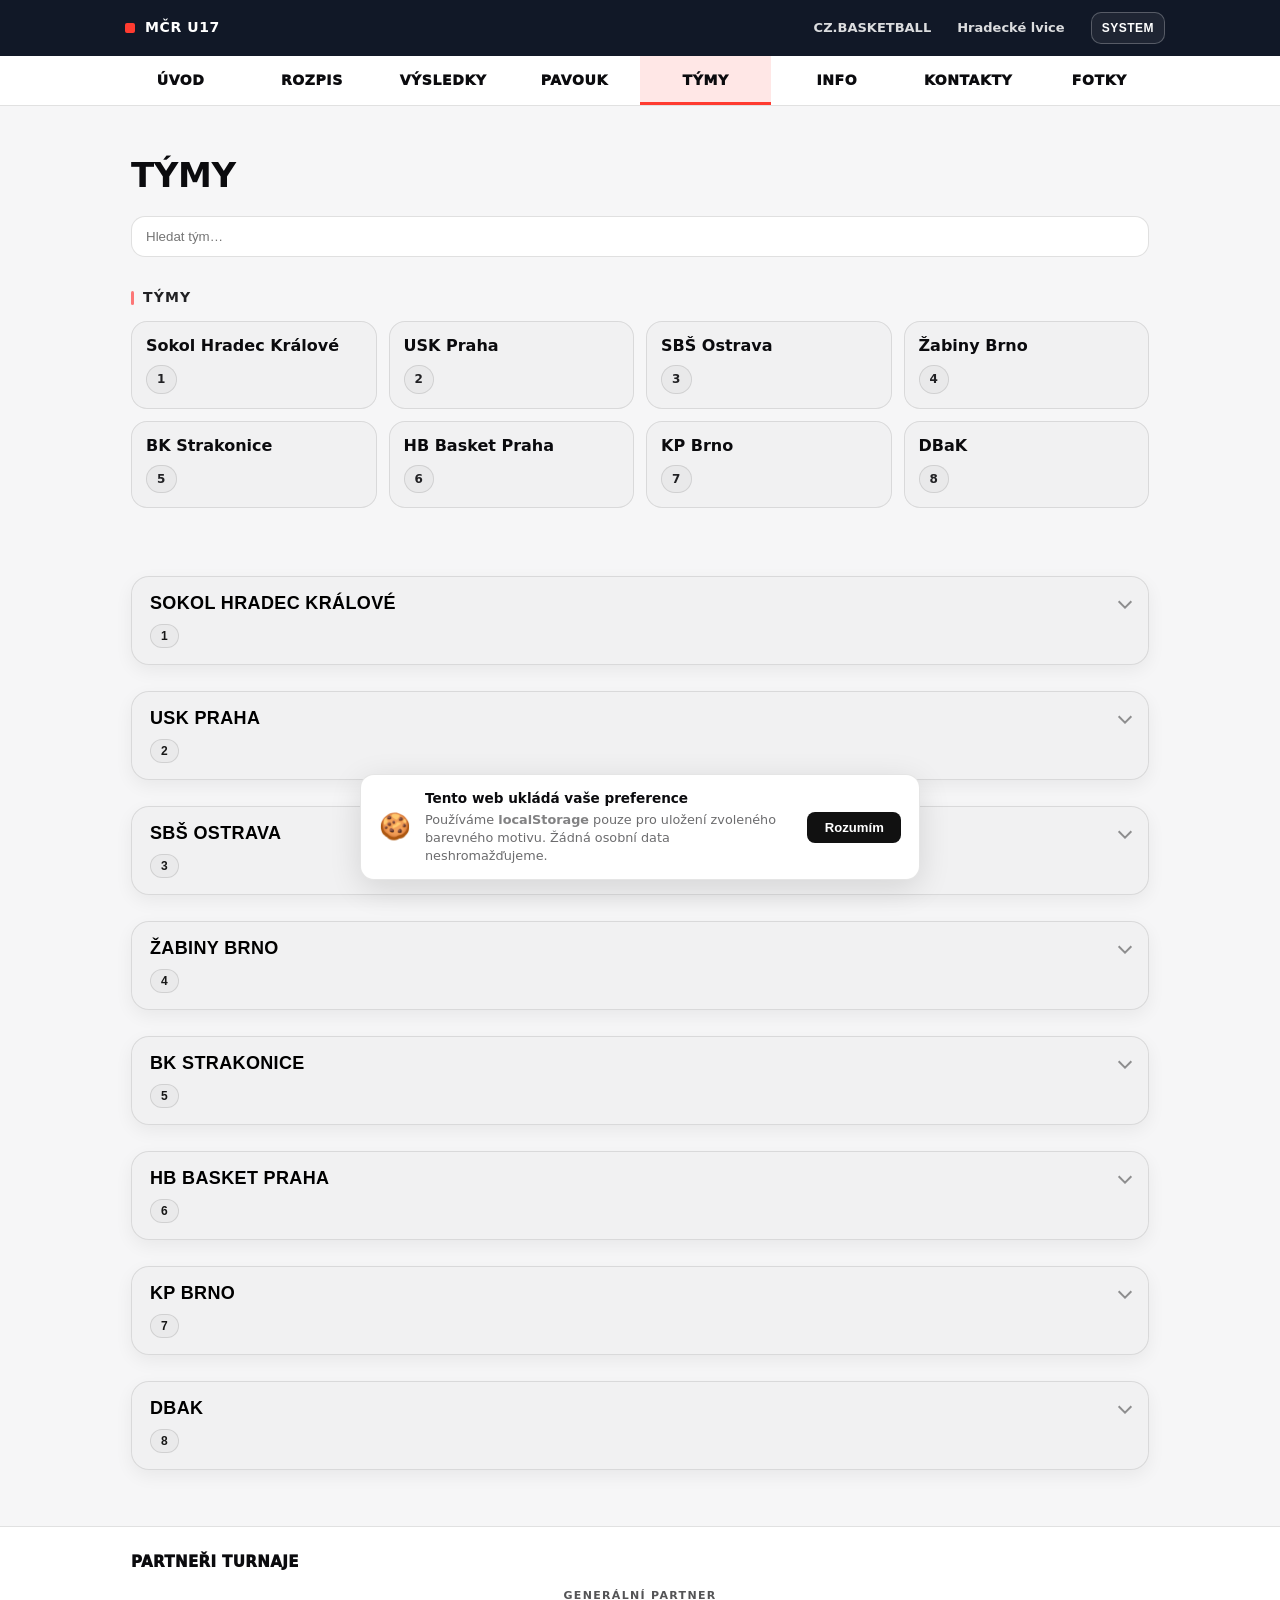
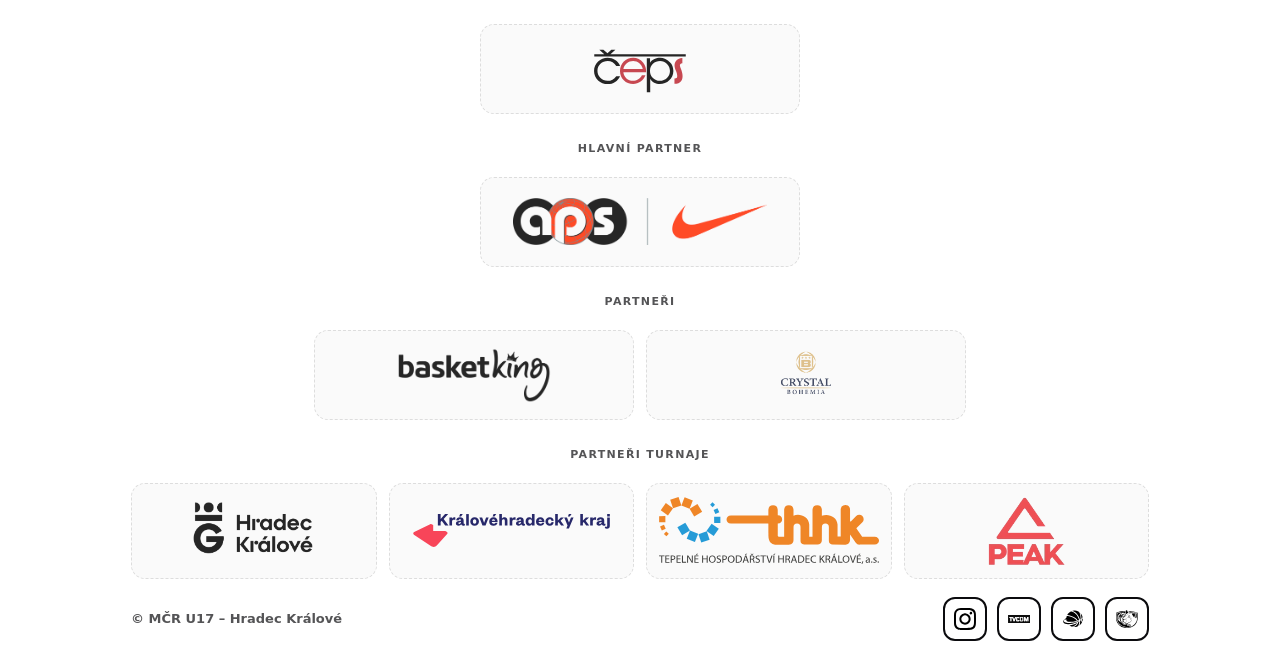
<file: pages/tymy.html>
<!DOCTYPE html>
<html lang="cs">
<head>
  <meta charset="UTF-8">
  <meta name="viewport" content="width=device-width, initial-scale=1.0">
  <title>Týmy | MČR U17 – dívky</title>
  <meta name="description" content="Týmy a soupisky MČR U17 dívek v basketbalu.">

  <link rel="apple-touch-icon" sizes="57x57" href="../assets/img/apple-icon-57x57.png">
  <link rel="apple-touch-icon" sizes="60x60" href="../assets/img/apple-icon-60x60.png">
  <link rel="apple-touch-icon" sizes="72x72" href="../assets/img/apple-icon-72x72.png">
  <link rel="apple-touch-icon" sizes="76x76" href="../assets/img/apple-icon-76x76.png">
  <link rel="apple-touch-icon" sizes="114x114" href="../assets/img/apple-icon-114x114.png">
  <link rel="apple-touch-icon" sizes="120x120" href="../assets/img/apple-icon-120x120.png">
  <link rel="apple-touch-icon" sizes="144x144" href="../assets/img/apple-icon-144x144.png">
  <link rel="apple-touch-icon" sizes="152x152" href="../assets/img/apple-icon-152x152.png">
  <link rel="apple-touch-icon" sizes="180x180" href="../assets/img/apple-icon-180x180.png">
  <link rel="icon" type="image/png" sizes="192x192"  href="../assets/img/android-icon-192x192.png">
  <link rel="icon" type="image/png" sizes="32x32" href="../assets/img/favicon-32x32.png">
  <link rel="icon" type="image/png" sizes="96x96" href="../assets/img/favicon-96x96.png">
  <link rel="icon" type="image/png" sizes="16x16" href="../assets/img/favicon-16x16.png">
  <link rel="manifest" href="../assets/img/manifest.json">
  <meta name="msapplication-TileColor" content="#ffffff">
  <meta name="msapplication-TileImage" content="../assets/img/ms-icon-144x144.png">
  <meta name="theme-color" content="#ffffff">
  
    <link rel="stylesheet" href="../assets/css/base.css">
    <link rel="stylesheet" href="../assets/css/screen.css" media="screen">
    <link rel="stylesheet" href="../assets/css/dark.css">
    <link rel="stylesheet" href="../assets/css/print.css" media="print">
    <link rel="stylesheet" href="../assets/css/preferences.css">
  </head>

<body>
  <!-- TOPBAR -->
  <div class="topbar">
    <div class="wrap topbar__inner">
      <div class="brand">
        <span class="brand__dot"></span>
        <a class="brand__name" href="../index.html">MČR U17</a>
      </div>

      <div class="topright">
        <div class="toplinks">
          <a href="https://www.cbf.cz/" target="_blank" rel="noopener">CZ.BASKETBALL</a>
          <a href="https://www.hradeckelvice.cz/" target="_blank" rel="noopener">Hradecké lvice</a>
        </div>

        <button class="themebtn" id="themeToggle" type="button" aria-label="Přepnout motiv">DARK</button>

        <!-- pokud už máš menubtn, nech; jinak můžeš smazat -->
        <button class="menubtn" id="menuToggle" type="button" aria-label="Otevřít menu">☰</button>
      </div>
    </div>
  </div>

  <!-- MOBILE MENU OVERLAY -->
  <div class="menu" id="mobileMenu" aria-hidden="true">
    <div class="menu__backdrop" data-close></div>

    <div class="menu__panel" role="dialog" aria-modal="true" aria-label="Menu">
      <div class="menu__head">
        <div class="menu__title">Menu</div>
        <button class="menu__close" type="button" data-close aria-label="Zavřít menu">✕</button>
      </div>

      <div class="menu__links">
        <a class="menu__link" href="../index.html">Úvod</a>
        <a class="menu__link" href="rozpis.html">Rozpis</a>
        <a class="menu__link" href="vysledky.html">Výsledky</a>
        <a class="menu__link" href="tabulka.html">Pavouk</a>
        <a class="menu__link is-active" href="tymy.html">Týmy</a>
        <a class="menu__link" href="info.html">Info</a>
        <a class="menu__link" href="kontakty.html">Kontakty</a>
        <a class="menu__link" href="fotky.html">Fotky</a>
      </div>
    </div>
  </div>

  <!-- NAV -->
  <nav class="nav">
    <div class="wrap nav__inner">
      <a class="nav__item" href="../index.html">Úvod</a>
      <a class="nav__item" href="rozpis.html">Rozpis</a>
      <a class="nav__item" href="vysledky.html">Výsledky</a>
      <a class="nav__item" href="tabulka.html">Pavouk</a>
      <a class="nav__item is-active" href="tymy.html">Týmy</a>
      <a class="nav__item" href="info.html">Info</a>
      <a class="nav__item" href="kontakty.html">Kontakty</a>
      <a class="nav__item" href="fotky.html">Fotky</a>
    </div>
  </nav>
  
  <main class="wrap">

    <section class="pagehead">
      <h1 class="h1">Týmy</h1>
    </section>

    <!-- Rychlé členění -->
    <section id="teams-quick">
    </section>

    <!-- DETAILY TÝMŮ (šablona) -->
    <section class="stack" id="teams-root">
    </section>

  </main>

<footer class="footer">
  <div class="wrap footer__wrap">

    <div class="partners">
      <div class="partners__title">Partneři turnaje</div>

<div class="partners__general-label">Generální partner</div>
<div class="partners__general">
  <a class="partner" href="https://www.ceps.cz" target="_blank" rel="noopener" aria-label="ČEPS">
    <img src="../assets/img/partners/logo-ceps.svg" alt="ČEPS" loading="lazy">
  </a>
</div>

<div class="partners__general-label" style="margin-top:14px;">Hlavní Partner</div>
<div class="partners__general">
  <a class="partner" href="https://www.athleteps.eu" target="_blank" rel="noopener" aria-label="APS / Nike">
    <img src="../assets/img/partners/logo-aps.png" alt="APS / Nike" loading="lazy">
  </a>
</div>

<div class="partners__general-label" style="margin-top:14px;">Partneři</div>
<div class="partners__general">
  <a class="partner" href="https://www.basketking.cz/" target="_blank" rel="noopener" aria-label="Basketking.cz">
    <img src="../assets/img/partners/logo-basketking.webp" alt="Basketking.cz" loading="lazy">
  </a>
  <a class="partner" href="https://www.crystal-bohemia.com/en" target="_blank" rel="noopener" aria-label="Crystal Bohemia">
    <img src="../assets/img/partners/logo-crystalBohemia.png" alt="Crystal Bohemia" loading="lazy">
  </a>
</div>

<div class="partners__general-label" style="margin-top:14px;">Partneři turnaje</div>
<div class="partners__row">
  <a class="partner" href="https://www.hradeckralove.org" target="_blank" rel="noopener" aria-label="Statutární město Hradec Králové">
    <img src="../assets/img/partners/logo-hk-black.png" alt="Statutární město Hradec Králové" loading="lazy">
  </a>
  <a class="partner" href="https://www.khk.cz" target="_blank" rel="noopener" aria-label="Královéhradecký kraj">
    <img src="../assets/img/partners/logo-khk.svg" alt="Královéhradecký kraj" loading="lazy">
  </a>
  <a class="partner" href="https://www.thhk.cz" target="_blank" rel="noopener" aria-label="THHK">
    <img src="../assets/img/partners/logo-thhk.svg" alt="Tepelné hospodářství Hradec Králové" loading="lazy">
  </a>
  <a class="partner" href="" target="_blank" rel="noopener" aria-label="PEAK">
    <img src="../assets/img/partners/logo-peak.avif" alt="PEAK" loading="lazy">
  </a>
</div>
    </div>

    <div class="footer__bar">
      <div class="footer__left">© MČR U17 – Hradec Králové</div>

      <div class="socialbar" aria-label="Odkazy">
        <a class="socialbtn" href="https://www.instagram.com/mcr_u17_2026/" target="_blank" rel="noopener" aria-label="Instagram">
          <img src="../assets/img/social/instagram.svg" onerror="this.style.display='none'" alt="Instagram">
        </a>
        <a class="socialbtn socialbtn--tvcom" href="https://www.tvcom.cz/" target="_blank" rel="noopener" aria-label="TVcom">
          <img src="../assets/img/social/tvcom.svg" alt="TVcom">
        </a>
        <a class="socialbtn" href="https://www.cbf.cz/" target="_blank" rel="noopener" aria-label="ČBF">
          <img src="../assets/img/social/cbf.svg" onerror="this.style.display='none'" alt="ČBF">
        </a>
        <a class="socialbtn" href="https://www.hradeckelvice.cz/" target="_blank" rel="noopener" aria-label="Hradecké lvice">
          <img src="../assets/img/social/lvice.svg" onerror="this.style.display='none'" alt="Hradecké lvice">
        </a>
      </div>
    </div>
  </div>
</footer>

  <script type="module" src="../assets/js/tymy.js"></script>
  <script src="../assets/js/theme.js"></script>
  <script src="../assets/js/menu.js"></script>
  <script src="../assets/js/preferences.js"></script>

</body>
</html>
</file>
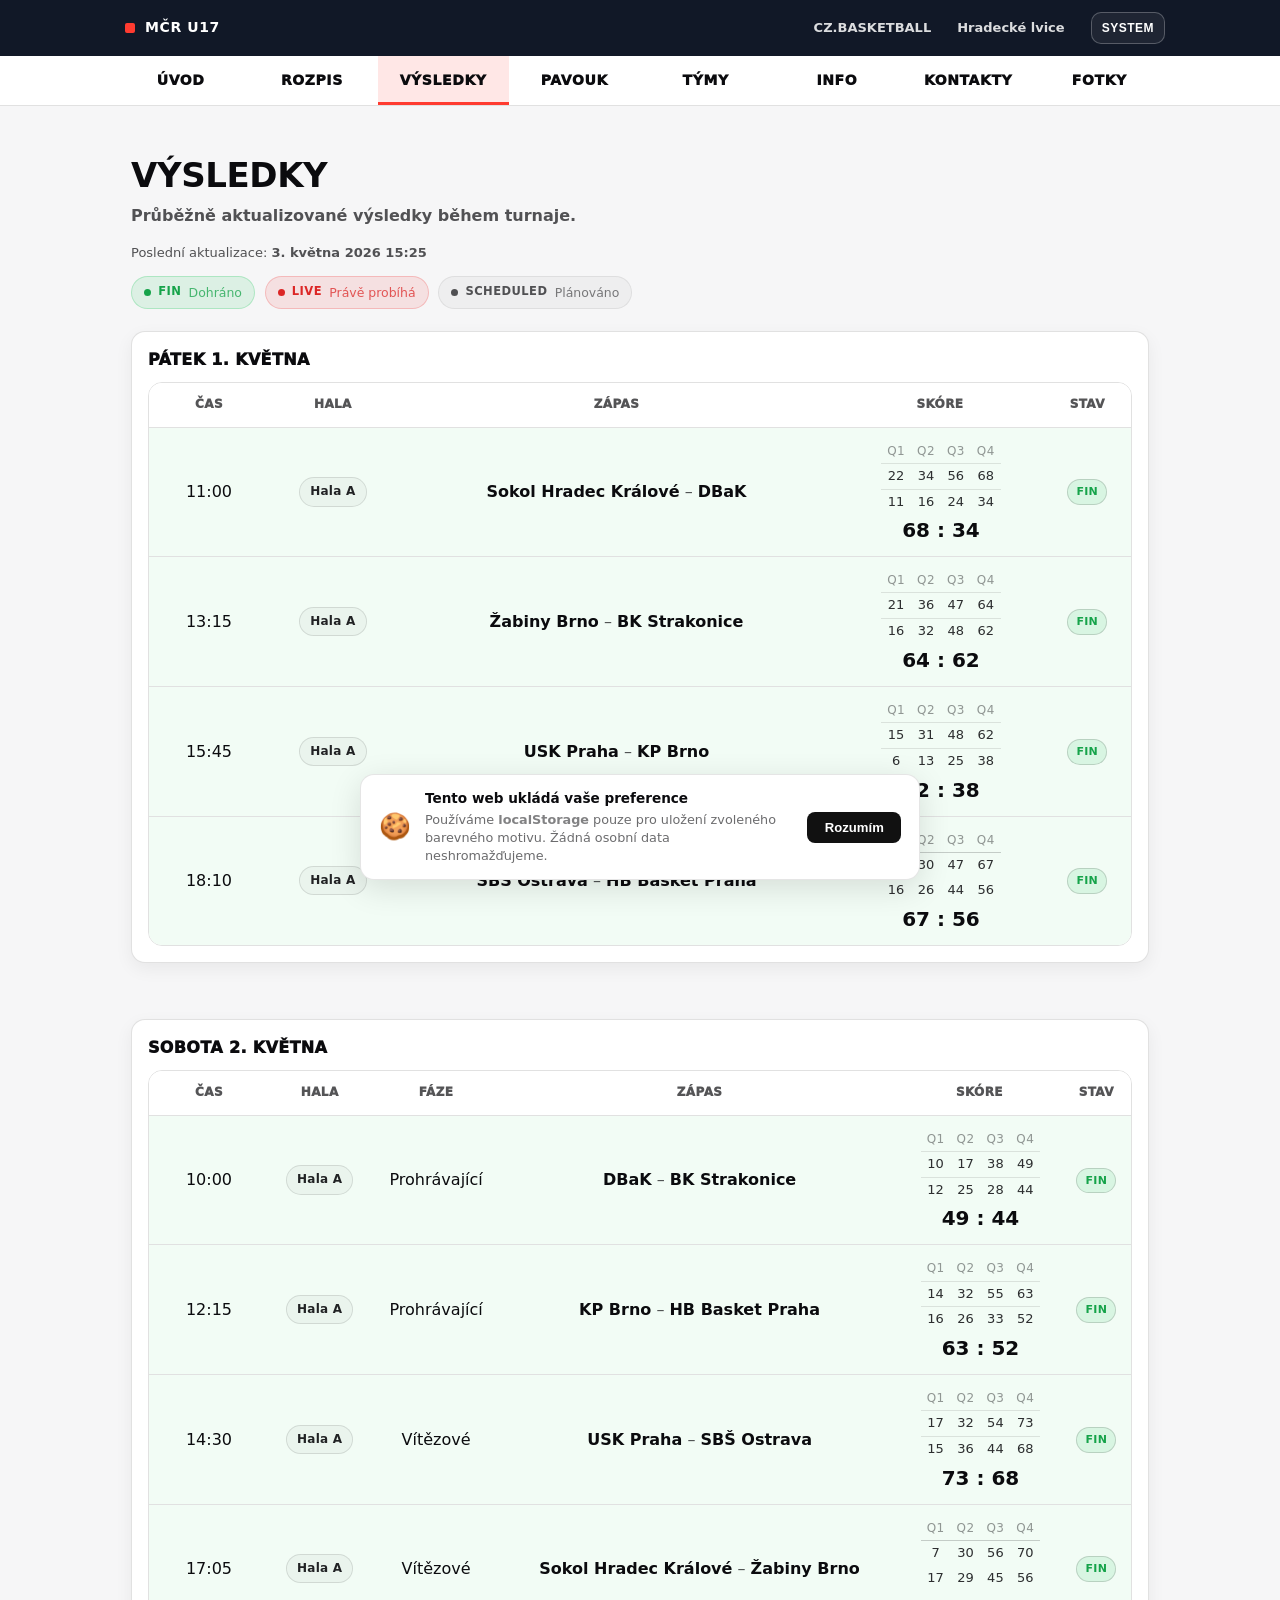
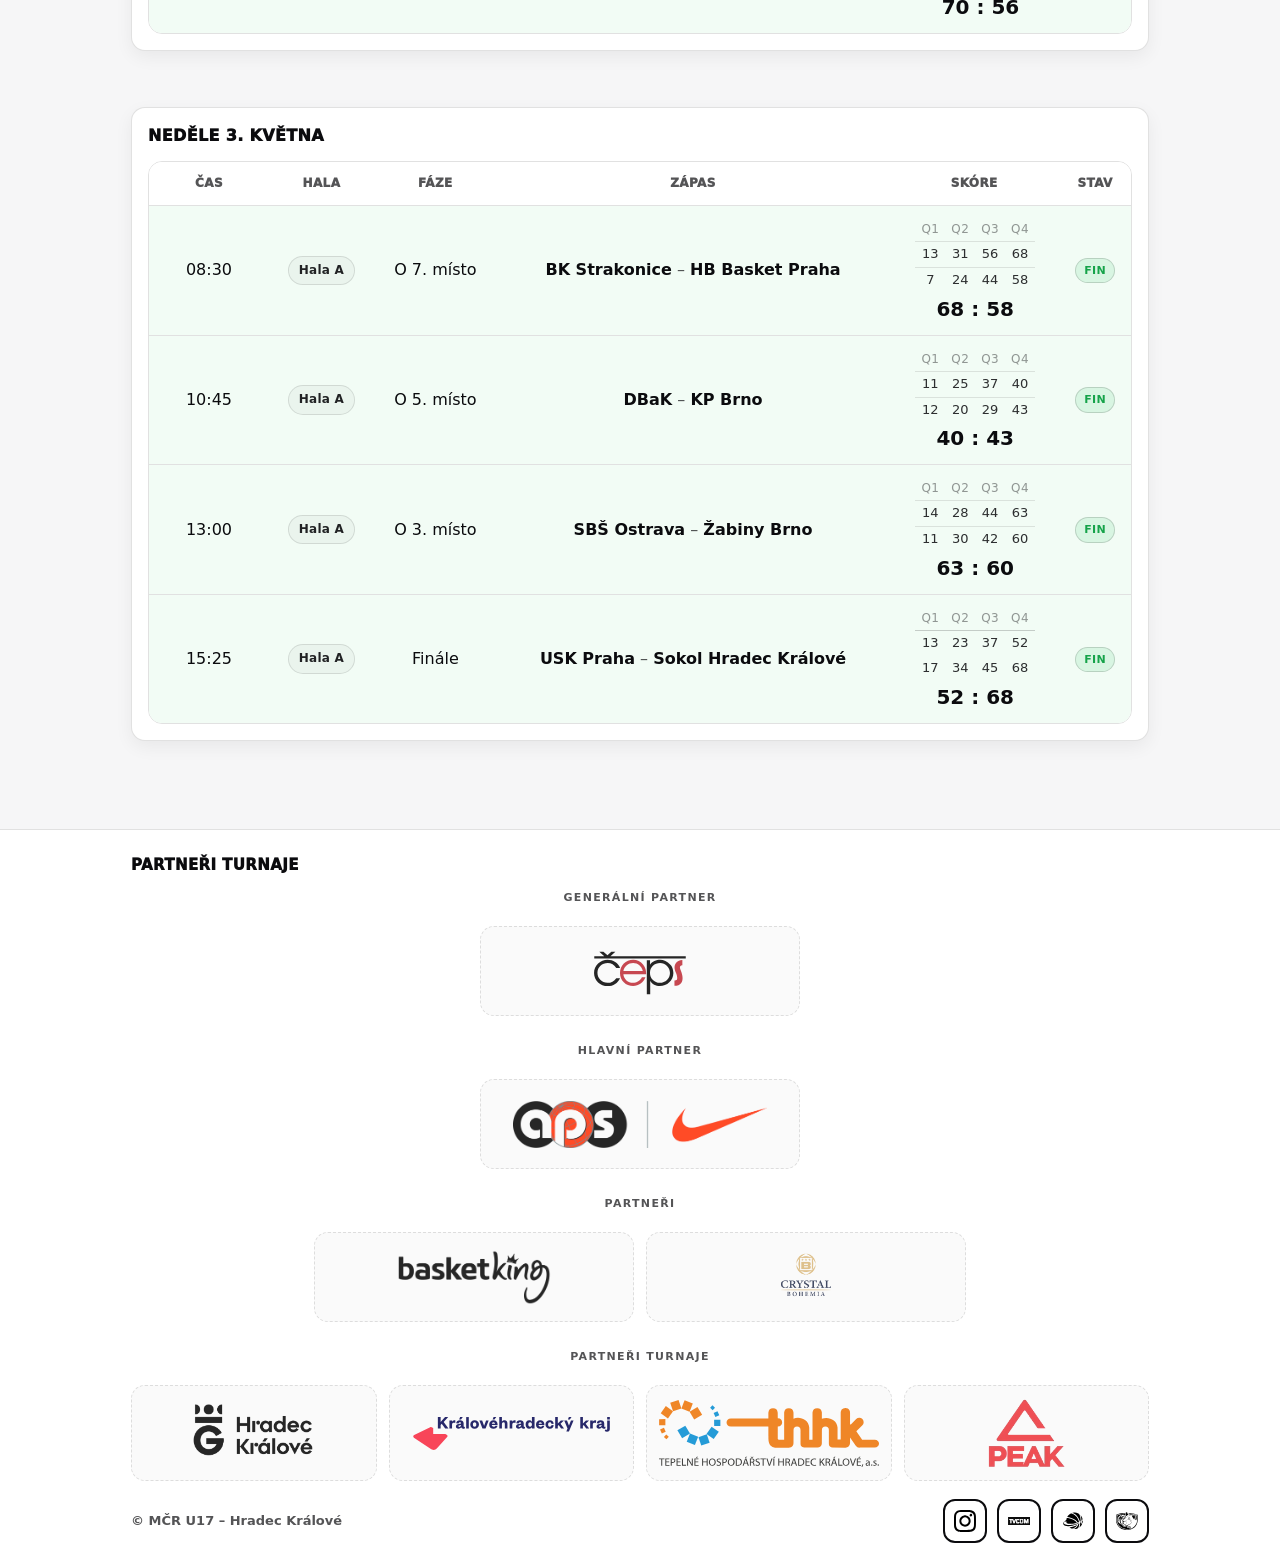
<file: pages/vysledky.html>
<!DOCTYPE html>
<html lang="cs">
<head>
  <meta charset="UTF-8">
  <meta name="viewport" content="width=device-width, initial-scale=1.0">
  <title>Výsledky | MČR U17 – dívky</title>
  <meta name="description" content="Výsledky a průběh MČR U17 dívek v basketbalu.">

  <link rel="apple-touch-icon" sizes="57x57" href="../assets/img/apple-icon-57x57.png">
  <link rel="apple-touch-icon" sizes="60x60" href="../assets/img/apple-icon-60x60.png">
  <link rel="apple-touch-icon" sizes="72x72" href="../assets/img/apple-icon-72x72.png">
  <link rel="apple-touch-icon" sizes="76x76" href="../assets/img/apple-icon-76x76.png">
  <link rel="apple-touch-icon" sizes="114x114" href="../assets/img/apple-icon-114x114.png">
  <link rel="apple-touch-icon" sizes="120x120" href="../assets/img/apple-icon-120x120.png">
  <link rel="apple-touch-icon" sizes="144x144" href="../assets/img/apple-icon-144x144.png">
  <link rel="apple-touch-icon" sizes="152x152" href="../assets/img/apple-icon-152x152.png">
  <link rel="apple-touch-icon" sizes="180x180" href="../assets/img/apple-icon-180x180.png">
  <link rel="icon" type="image/png" sizes="192x192"  href="../assets/img/android-icon-192x192.png">
  <link rel="icon" type="image/png" sizes="32x32" href="../assets/img/favicon-32x32.png">
  <link rel="icon" type="image/png" sizes="96x96" href="../assets/img/favicon-96x96.png">
  <link rel="icon" type="image/png" sizes="16x16" href="../assets/img/favicon-16x16.png">
  <link rel="manifest" href="../assets/img/manifest.json">
  <meta name="msapplication-TileColor" content="#ffffff">
  <meta name="msapplication-TileImage" content="../assets/img/ms-icon-144x144.png">
  <meta name="theme-color" content="#ffffff">
  
  <link rel="stylesheet" href="../assets/css/base.css">
  <link rel="stylesheet" href="../assets/css/screen.css" media="screen">
  <link rel="stylesheet" href="../assets/css/dark.css">
  <link rel="stylesheet" href="../assets/css/print.css" media="print">
  <link rel="stylesheet" href="../assets/css/preferences.css">
</head>

<body>
  <!-- TOPBAR -->
  <div class="topbar">
    <div class="wrap topbar__inner">
      <div class="brand">
        <span class="brand__dot"></span>
        <a class="brand__name" href="../index.html">MČR U17</a>
      </div>

      <div class="topright">
        <div class="toplinks">
          <a href="https://www.cbf.cz/" target="_blank" rel="noopener">CZ.BASKETBALL</a>
          <a href="https://www.hradeckelvice.cz/" target="_blank" rel="noopener">Hradecké lvice</a>
        </div>

        <button class="themebtn" id="themeToggle" type="button" aria-label="Přepnout motiv">DARK</button>
        <button class="menubtn" id="menuToggle" type="button" aria-label="Otevřít menu">☰</button>
      </div>
    </div>
  </div>

  <!-- MOBILE MENU OVERLAY -->
  <div class="menu" id="mobileMenu" aria-hidden="true">
    <div class="menu__backdrop" data-close></div>

    <div class="menu__panel" role="dialog" aria-modal="true" aria-label="Menu">
      <div class="menu__head">
        <div class="menu__title">Menu</div>
        <button class="menu__close" type="button" data-close aria-label="Zavřít menu">✕</button>
      </div>

      <div class="menu__links">
        <a class="menu__link" href="../index.html">Úvod</a>
        <a class="menu__link" href="rozpis.html">Rozpis</a>
        <a class="menu__link is-active" href="vysledky.html">Výsledky</a>
        <a class="menu__link" href="tabulka.html">Pavouk</a>
        <a class="menu__link" href="tymy.html">Týmy</a>
        <a class="menu__link" href="info.html">Info</a>
        <a class="menu__link" href="kontakty.html">Kontakty</a>
        <a class="menu__link" href="fotky.html">Fotky</a>
      </div>
    </div>
  </div>

  <!-- NAV -->
  <nav class="nav">
    <div class="wrap nav__inner">
      <a class="nav__item" href="../index.html">Úvod</a>
      <a class="nav__item" href="rozpis.html">Rozpis</a>
      <a class="nav__item is-active" href="vysledky.html">Výsledky</a>
      <a class="nav__item" href="tabulka.html">Pavouk</a>
      <a class="nav__item" href="tymy.html">Týmy</a>
      <a class="nav__item" href="info.html">Info</a>
      <a class="nav__item" href="kontakty.html">Kontakty</a>
      <a class="nav__item" href="fotky.html">Fotky</a>
    </div>
  </nav>

  <main class="wrap">
    <section class="pagehead">
      <h1 class="h1">Výsledky</h1>
      <p class="lead">Průběžně aktualizované výsledky během turnaje.</p>
      <p class="mini">Poslední aktualizace: <strong id="updated">—</strong></p>
      <div class="legend">
        <div class="legend__pill legend__pill--fin">
          <span class="legend__dot"></span>
          <span class="legend__code">FIN</span>
          <span class="legend__label">Dohráno</span>
        </div>
        <div class="legend__pill legend__pill--live">
          <span class="legend__dot"></span>
          <span class="legend__code">LIVE</span>
          <span class="legend__label">Právě probíhá</span>
        </div>
        <div class="legend__pill legend__pill--scheduled">
          <span class="legend__dot"></span>
          <span class="legend__code">SCHEDULED</span>
          <span class="legend__label">Plánováno</span>
        </div>
      </div>
    </section>

    <!-- Pátek -->
    <section class="card">
      <h2 class="h2">Pátek 1. května</h2>

      <div class="tablewrap">
        <table class="schedule results" id="tbl-patek">
          <thead>
            <tr>
              <th>Čas</th>
              <th>Hala</th>
              <th>Zápas</th>
              <th>Skóre</th>
              <th>Stav</th>
            </tr>
          </thead>
          <tbody></tbody>
        </table>
      </div>
    </section>

<!-- Sobota -->
<section class="card">
  <h2 class="h2">Sobota 2. května</h2>

  <div class="tablewrap">
    <table class="schedule results" id="tbl-sobota">
      <thead>
        <tr>
          <th>Čas</th>
          <th>Hala</th>
          <th>Fáze</th>
          <th>Zápas</th>
          <th>Skóre</th>
          <th>Stav</th>
        </tr>
      </thead>
      <tbody></tbody>
    </table>
  </div>
</section>


    <!-- Neděle -->
    <section class="card">
      <h2 class="h2">Neděle 3. května</h2>

      <div class="tablewrap" style="margin-top:12px;">
        <table class="schedule results" id="tbl-playoff">
          <thead>
            <tr>
              <th>Čas</th>
              <th>Hala</th>
              <th>Fáze</th>
              <th>Zápas</th>
              <th>Skóre</th>
              <th>Stav</th>
            </tr>
          </thead>
          <tbody></tbody>
        </table>
      </div>
    </section>

  </main>

<footer class="footer">
  <div class="wrap footer__wrap">

    <div class="partners">
      <div class="partners__title">Partneři turnaje</div>

<div class="partners__general-label">Generální partner</div>
<div class="partners__general">
  <a class="partner" href="https://www.ceps.cz" target="_blank" rel="noopener" aria-label="ČEPS">
    <img src="../assets/img/partners/logo-ceps.svg" alt="ČEPS" loading="lazy">
  </a>
</div>

<div class="partners__general-label" style="margin-top:14px;">Hlavní Partner</div>
<div class="partners__general">
  <a class="partner" href="https://www.athleteps.eu" target="_blank" rel="noopener" aria-label="APS / Nike">
    <img src="../assets/img/partners/logo-aps.png" alt="APS / Nike" loading="lazy">
  </a>
</div>

<div class="partners__general-label" style="margin-top:14px;">Partneři</div>
<div class="partners__general">
  <a class="partner" href="https://www.basketking.cz/" target="_blank" rel="noopener" aria-label="Basketking.cz">
    <img src="../assets/img/partners/logo-basketking.webp" alt="Basketking.cz" loading="lazy">
  </a>
  <a class="partner" href="https://www.crystal-bohemia.com/en" target="_blank" rel="noopener" aria-label="Crystal Bohemia">
    <img src="../assets/img/partners/logo-crystalBohemia.png" alt="Crystal Bohemia" loading="lazy">
  </a>
</div>

<div class="partners__general-label" style="margin-top:14px;">Partneři turnaje</div>
<div class="partners__row">
  <a class="partner" href="https://www.hradeckralove.org" target="_blank" rel="noopener" aria-label="Statutární město Hradec Králové">
    <img src="../assets/img/partners/logo-hk-black.png" alt="Statutární město Hradec Králové" loading="lazy">
  </a>
  <a class="partner" href="https://www.khk.cz" target="_blank" rel="noopener" aria-label="Královéhradecký kraj">
    <img src="../assets/img/partners/logo-khk.svg" alt="Královéhradecký kraj" loading="lazy">
  </a>
  <a class="partner" href="https://www.thhk.cz" target="_blank" rel="noopener" aria-label="THHK">
    <img src="../assets/img/partners/logo-thhk.svg" alt="Tepelné hospodářství Hradec Králové" loading="lazy">
  </a>
  <a class="partner" href="" target="_blank" rel="noopener" aria-label="PEAK">
    <img src="../assets/img/partners/logo-peak.avif" alt="PEAK" loading="lazy">
  </a>
</div>
    </div>

    <div class="footer__bar">
      <div class="footer__left">© MČR U17 – Hradec Králové</div>

      <div class="socialbar" aria-label="Odkazy">
        <a class="socialbtn" href="https://www.instagram.com/mcr_u17_2026/" target="_blank" rel="noopener" aria-label="Instagram">
          <img src="../assets/img/social/instagram.svg" onerror="this.style.display='none'" alt="Instagram">
        </a>
        <a class="socialbtn socialbtn--tvcom" href="https://www.tvcom.cz/" target="_blank" rel="noopener" aria-label="TVcom">
          <img src="../assets/img/social/tvcom.svg" alt="TVcom">
        </a>
        <a class="socialbtn" href="https://www.cbf.cz/" target="_blank" rel="noopener" aria-label="ČBF">
          <img src="../assets/img/social/cbf.svg" onerror="this.style.display='none'" alt="ČBF">
        </a>
        <a class="socialbtn" href="https://www.hradeckelvice.cz/" target="_blank" rel="noopener" aria-label="Hradecké lvice">
          <img src="../assets/img/social/lvice.svg" onerror="this.style.display='none'" alt="Hradecké lvice">
        </a>
      </div>
    </div>
  </div>
</footer>

<script type="module" src="../assets/js/vysledky.js"></script>
<script src="../assets/js/theme.js"></script>
<script src="../assets/js/menu.js"></script>
<script src="../assets/js/preferences.js"></script>

</body>
</html>
</file>
<file: assets/css/base.css>
/* =========================
   MČR U15 – style.css (clean)
   ========================= */

/* ----- Tokens ----- */
:root{
  --bg: #f6f6f7;
  --ink: #0b0b0e;
  --muted: rgba(11,11,14,.70);
  --line: rgba(11,11,14,.12);
  --card: #ffffff;

  --accent: #ff3b30;      /* červená */
  --accentB: #ffb000;     /* highlight */
  --accent2: #111827;     /* topbar */
  --blue: #2b7fff;        /* hover/link */

  /* --- Radius system --- */
  --r-xs: 10px;   /* malé prvky (tagy, malé buttony) */
  --r-sm: 12px;   /* tlačítka / menší karty */
  --r-md: 14px;   /* karty standard */
  --r-lg: 18px;   /* velké bloky (hero) */
  --r-pill: 999px;

  /* --- Shadow system (light) --- */
  --sh-sm: 0 6px 18px rgba(0,0,0,.06);
  --sh-md: 0 12px 30px rgba(0,0,0,.10);

}

*{ box-sizing:border-box; }
html,body{ margin:0; padding:0; }

body{
  font-family: system-ui, -apple-system, Segoe UI, Roboto, Arial, sans-serif;
  background: var(--bg);
  color: var(--ink);
  line-height: 1.55;
  min-height: 100vh;
  display: flex;
  flex-direction: column;
}

body > main {
  width: 100%;
}

.footer{
  margin-top: auto;
}

/* ----- Layout ----- */
.wrap{
  max-width: 1050px;
  margin: 0 auto;
  padding: 0 16px;
  position: relative;
}

.pagehead{ margin: 18px 0 20px; }
.pagehead .lead{ max-width: 700px; }

/* ----- Typography ----- */
.h1{
  margin: 0 0 8px;
  font-size: 34px;
  line-height: 1.05;
  letter-spacing: -0.4px;
  text-transform: uppercase;
}
.h2{
  margin: 0 0 10px;
  text-transform: uppercase;
  letter-spacing: .35px;
  font-size: 16px;
  font-weight: 950;
}

.lead{
  margin: 0 0 14px;
  color: var(--muted);
  font-weight: 700;
}

.muted{ color: var(--muted); margin: 0; margin-bottom: 15px; }

.mini{
  margin-top: 10px;
  font-size: 13px;
  color: var(--muted);
}

/* ----- Topbar ----- */
.topbar{ background: var(--accent2); color:#fff; }
.topbar__inner{
  display:flex;
  align-items:center;
  justify-content:space-between;
  gap:12px;
  padding: 10px 0;
}

.brand{
  display:flex;
  align-items:center;
  gap:10px;
}
.brand__dot{
  width:10px; height:10px;
  background: var(--accent);
  border-radius: 2px;
  display:inline-block;
}
.brand__name{
  color:#fff;
  text-decoration:none;
  font-weight: 900;
  letter-spacing: .6px;
  text-transform: uppercase;
  font-size: 14px;
}

.topright{
  display:flex;
  align-items:center;
  gap:26px;
}
.toplinks{ display:flex; gap:26px; flex-wrap:wrap; }
.toplinks a{
  color: rgba(255,255,255,.85);
  text-decoration:none;
  font-weight: 800;
  font-size: 13px;
}
.toplinks a:hover{ color:#fff; }

.themebtn{
  border: 1px solid rgba(255,255,255,.25);
  background: rgba(255,255,255,.06);
  color:#fff;
  font-weight: 900;
  letter-spacing:.5px;
  text-transform: uppercase;
  font-size: 12px;
  padding: 8px 10px;
  border-radius: 10px;
  cursor:pointer;
  transition: transform .12s ease, background .12s ease;
}
.themebtn:hover{
  background: rgba(255,255,255,.12);
  transform: translateY(-1px);
}

/* ----- Nav ----- */
.nav{
  position: sticky;
  top: 0;
  z-index: 20;
  background: #fff;
  border-bottom: 1px solid var(--line);
  margin-bottom: 24px;
}
.nav__inner{
  display:flex;
  justify-content: space-between;
  gap: 0;
  padding: 0;
}
.nav__item{
  flex: 1;
  text-align:center;
  text-decoration:none;
  color: var(--ink);
  font-weight: 950;
  text-transform: uppercase;
  letter-spacing: .6px;
  font-size: 14px;
  padding: 14px 8px;
  border-radius: 0;
  border: none;
  transition: background .12s ease, transform .12s ease;
}
.nav__item:hover{ background: rgba(0,0,0,.04); }
.nav__item.is-active{
  background: rgba(255,59,48,.12);
  box-shadow: inset 0 -3px 0 var(--accent);
}

/* ----- Hero / homepage ----- */
.hero{
  overflow: hidden;
  display:grid;
  grid-template-columns: 1.35fr .65fr;
  gap: 14px;
  padding: 18px 0 14px;
  margin-top: 12px;
}
.hero__note{
  border-left: 4px solid var(--accent);
  padding: 10px 12px;
  background: #fff;
  border-radius: 12px;
  border: 1px solid var(--line);
  color: var(--muted);
}

/* ----- Buttons ----- */
.cta{
  display:flex;
  gap:10px;
  flex-wrap:wrap;
  margin: 12px 0 12px 0;
}
.btn{
  display:inline-flex;
  align-items:center;
  justify-content:center;
  padding: 11px 14px;
  border-radius: var(--r-sm);
  border: 2px solid var(--ink);
  font-weight: 950;
  text-transform: uppercase;
  letter-spacing: .4px;
  font-size: 13px;
  text-decoration:none;
  transition: transform .12s ease, box-shadow .12s ease, background .12s ease, border-color .12s ease;
}
.btn--primary{
  background: var(--accent);
  border-color: var(--accent);
  color: #0b0b0e;
  box-shadow: 0 14px 28px rgba(255,59,48,.18);
}
.btn--primary:hover{
  transform: translateY(-1px);
  box-shadow: 0 18px 34px rgba(255,59,48,.24);
}
.btn--ghost{
  background: #fff;
  color: var(--ink);
}
.btn--ghost:hover{
  background: rgba(43,127,255,.08);
  border-color: rgba(43,127,255,.35);
  transform: translateY(-1px);
}

/* ----- Panels / cards ----- */
.panel{
  background: var(--card);
  border: 1px solid var(--line);
  border-radius: var(--r-md);
  padding: 14px;
  justify-items: center;
}
.panel__title{
  font-weight: 950;
  text-transform: uppercase;
  letter-spacing: .5px;
  font-size: 13px;
  margin-bottom: 10px;
}
.kv{ display:grid; gap:10px; }

.kv__row{
  display:flex;
  justify-content:space-between;
  gap:10px;
  padding: 10px 10px;
  border-radius: 12px;
  border: 1px solid var(--line);
  background: rgba(0,0,0,.02);
}
.kv__row span{ color: var(--muted); font-weight:700; }
.kv__row strong{ font-weight:950; }

.grid{
  display:grid;
  grid-template-columns: 1fr 1fr;
  gap: 14px;
  padding: 8px 0 18px;
  margin-bottom: 20px;
}

.hero__text .grid{
  display:grid;
  grid-template-columns: 1fr;
  gap: 14px;
  padding: 8px 0 18px;
  margin-bottom: 20px;
}

.card{
  overflow:hidden;
  background: var(--card);
  border: 1px solid var(--line);
  border-radius: var(--r-md);
  padding: 16px;
  box-shadow: var(--sh-sm);
}
.card--accent{
  border-color: rgba(255,59,48,.28);
  box-shadow: 0 12px 30px rgba(255,59,48,.08);
}

.list{ margin:0; padding-left: 18px; }
.list li{ margin: 7px 0; }

/* =========================
   INFO page – polish (cards)
   ========================= */

/* Info cards: cleaner spacing + subtle accent bar */
.page-info #info-cards .card{
  position: relative;
  padding: 18px;
  border-radius: var(--r-lg);
  box-shadow: var(--sh-md);
}

.page-info #info-cards .card::before{
  content:"";
  position:absolute;
  left: 0;
  right: 0;
  top: 0;
  height: 4px;
  background: rgba(255,59,48,.55);
}

@media (hover: hover){
  .page-info #info-cards .card{
    transition: transform .12s ease, box-shadow .12s ease, border-color .12s ease;
  }
  .page-info #info-cards .card:hover{
    transform: translateY(-2px);
    border-color: rgba(11,11,14,.16);
    box-shadow: 0 18px 44px rgba(0,0,0,.12);
  }
}

/* Consistent card titles + optional badge */
.page-info #info-cards .card h2,
.page-info #info-cards .card h3{
  display:flex;
  align-items: center;
  gap: 10px;
  margin: 0 0 12px;
  font-size: 26px;
  letter-spacing: -0.2px;
}

.page-info #info-cards .card h2 .badge,
.page-info #info-cards .card h3 .badge{
  padding: 4px 10px;
  font-size: 11px;
  letter-spacing: .3px;
  background: rgba(43,127,255,.10);
  border-color: rgba(43,127,255,.28);
}

/* Replace default bullets with tighter, clearer list */
.page-info #info-cards ul{
  margin: 0;
  padding: 0;
  list-style: none;
}

.page-info #info-cards li{
  display:flex;
  gap: 10px;
  align-items: flex-start;
  padding: 7px 0;
}

.page-info #info-cards li::before{
  flex: 0 0 auto;
  margin-top: 1px;
  color: var(--muted);
  font-weight: 950;
  line-height: 1;
}

/* Links inside info cards: make them feel like actions */
.page-info #info-cards a{
  font-weight: 900;
  text-decoration-thickness: 2px;
  text-underline-offset: 3px;
}

/* ----- Tables wrapper ----- */
.tablewrap{
  width: 100%;
  overflow-x: auto;
  -webkit-overflow-scrolling: touch;
  border-radius: 14px;
  border: 1px solid var(--line);
}

/* ----- Schedule tables (rozpis + results) ----- */
.schedule{
  width: 100%;
  border-collapse: collapse;
  background: var(--card);
  table-layout: auto; /* KEY: aligned columns */
}

.schedule th,
.schedule td{
  padding: 12px 10px;
  border-bottom: 1px solid var(--line);
  text-align: left;
  white-space: nowrap;
  overflow: hidden;
  text-overflow: ellipsis;
  line-height: 1.6;
  vertical-align: middle;
}

.schedule th{
  font-size: 12px;
  letter-spacing: .4px;
  text-transform: uppercase;
  font-weight: 950;
  color: var(--muted);
  background: rgba(0,0,0,.02);
}

.schedule tr:last-child td{ border-bottom: none; }

/* Allow wrapping for "Zápas" column (default 3rd col) */
.schedule td:nth-child(3){ white-space: normal; }

/* Results helper */
.results .score{ font-weight: 400; }

/* Pills (Hala) */
.pill{
  display:inline-flex;
  align-items:center;
  gap: 8px;
  padding: 6px 10px;
  border-radius: 999px;
  font-weight: 950;
  letter-spacing: .2px;
  font-size: 12px;
  border: 1px solid var(--line);
  background: rgba(0,0,0,.02);
}
.pill--h1{
  border-color: rgba(255,59,48,.35);
  background: rgba(255,59,48,.10);
}
.pill--h2{
  border-color: rgba(43,127,255,.35);
  background: rgba(43,127,255,.10);
}

/* Badges (FIN/LIVE/SCHEDULED) */
.badge{
  display:inline-flex;
  align-items:center;
  justify-content:center;
  padding: 6px 10px;
  border-radius: 999px;
  border: 1px solid var(--line);
  background: rgba(0,0,0,.02);
  font-weight: 950;
  font-size: 12px;
  letter-spacing: .3px;
}
.badge--fin{
  border-color: rgba(34,197,94,.35);
  background: rgba(34,197,94,.12);
  color: #16a34a;
}

[data-theme="dark"] .badge--fin{
  border-color: rgba(34,197,94,.3);
  background: rgba(34,197,94,.1);
  color: #4ade80;
}

tr.is-fin {
  background: rgba(34,197,94,.06);
}

table.schedule.results tr.is-fin {
  background: rgba(34,197,94,.06);
}
.badge--live{
  border-color: rgba(255,59,48,.35);
  background: rgba(255,59,48,.12);
}

/* Special wrapping for play-off tables where "Zápas" is 4th column */
#tbl-playoff td:nth-child(4),
#tbl-rozpis-nedele td:nth-child(4){
  white-space: normal;
}

/* ----- LIVE row pulse (REC vibe) ----- */
tr.is-live{
  background: rgba(239,68,68,.10);
}

tr.is-live td.score{
  font-weight: 800;
}

/* Výsledky/rozpis – skóre: sjednotit výšku řádku */
td.score{
  display: table-cell;     /* vrátí to do normálu */
  vertical-align: middle;
  line-height: 1;
}

td.score > *{
  line-height: 1;
}

tr.is-live td.score::before{
  content:"";
  display:inline-block;
  width:10px;
  height:10px;
  margin-right:10px;
  border-radius:50%;
  background: red;
  animation: liveDot 1s infinite;
  vertical-align: middle;
}

/* ----- LIVE row pulse (REC vibe) – jen výsledky ----- */
table.schedule.results tr.is-live{
  animation: liveRow 1.2s infinite;
}

table.schedule.results tr.is-live td.score{
  font-weight: 800;
}

table.schedule.results tr.is-live td.score::before{
  content:"";
  display:inline-block;
  width:10px;
  height:10px;
  margin-right:10px;
  border-radius:50%;
  background: red;
  animation: liveDot 1s infinite;
  vertical-align: middle;
}

table.schedule.results tbody tr.is-focus{
  outline: 2px solid rgba(59,130,246,.55);
  background: rgba(59,130,246,.10);
  box-shadow: 0 0 0 6px rgba(59,130,246,.06);
}

@keyframes liveDot{
  0%,100%{ opacity:1; }
  50%{ opacity:.15; }
}
@keyframes liveRow{
  0%,100%{ background-color: rgba(255,0,0,.06); }
  50%{ background-color: rgba(255,0,0,0); }
}

/* =========================================
   TABULKY – WEB (rozpis + výsledky)
   ========================================= */

/* ČAS – u kraje, centrovaný */
table.schedule th.col-time,
table.schedule td.col-time {
  text-align: left;
  white-space: nowrap;
}

/* HALA – u kraje, centrovaná */
table.schedule th.col-hall,
table.schedule td.col-hall {
  text-align: center !important;
}

/* ZÁPAS – hlavní obsah, vlevo */
table.schedule th.col-match,
table.schedule td.col-match {
  text-align: center;
}

/* SKUPINA / FÁZE – střed */
table.schedule th.col-group,
table.schedule td.col-group {
  text-align: center;
}

/* SKÓRE – střed */
table.schedule th.col-score,
table.schedule td.col-score {
  text-align: center;
}

/* ODKAZY – doprava (jen rozpis) */
table.schedule th.col-links,
table.schedule td.col-links {
  text-align: right;
  white-space: nowrap;
}

/* ----- Teams / lists / photos helpers ----- */
.stack{ display:grid; gap: 14px; margin: 14px 0 24px; }

.teamlist{ display:grid; gap: 10px; }
.teamitem{
  display:flex;
  align-items:center;
  gap: 10px;
  text-decoration:none;
  border: 1px solid var(--line);
  border-radius: 12px;
  padding: 10px 12px;
  background: rgba(0,0,0,.02);
  color: var(--ink);
}
.teamitem:hover{ background: rgba(0,0,0,.03); }

.teamlogo{
  width: 38px; height: 38px;
  border-radius: 12px;
  display:flex; align-items:center; justify-content:center;
  font-weight: 950;
  border: 1px solid var(--line);
  background: #fff;
}
.teamlogo--ph{ color: var(--muted); }

.teamname{ font-weight: 900; }

.teamhead{
  display:flex;
  align-items:center;
  gap: 12px;
  margin-bottom: 10px;
}

.teammeta{
  display:grid;
  grid-template-columns: repeat(3, 1fr);
  gap: 10px;
  margin-top: 12px;
}
.kvline{
  border: 1px solid var(--line);
  border-radius: 12px;
  padding: 10px 12px;
  background: rgba(0,0,0,.02);
  display:flex;
  justify-content: space-between;
  gap: 10px;
}
.kvline span{ color: var(--muted); font-weight: 700; }
.kvline strong{ font-weight: 950; }

.linklist{ display:grid; gap: 10px; margin-top: 10px; }
.linkitem{
  display:block;
  text-decoration:none;
  border: 1px solid var(--line);
  border-radius: 12px;
  padding: 12px 12px;
  background: rgba(0,0,0,.02);
  color: var(--ink);
  font-weight: 900;
}
.linkitem:hover{ background: rgba(0,0,0,.03); }

.gallery{
  margin-top: 12px;
  display:grid;
  grid-template-columns: repeat(3, 1fr);
  gap: 10px;
}
.thumb{
  border: 1px dashed var(--line);
  border-radius: 14px;
  height: 130px;
  background: rgba(0,0,0,.02);
  display:flex;
  align-items:center;
  justify-content:center;
  text-decoration:none;
  color: var(--muted);
  font-weight: 900;
}

/* ----- Mobile menu overlay ----- */
.menubtn{
  display:none;
  border: 1px solid rgba(255,255,255,.25);
  background: rgba(255,255,255,.06);
  color:#fff;
  font-weight: 900;
  font-size: 18px;
  padding: 7px 10px;
  border-radius: 10px;
  cursor:pointer;
}
.menubtn:hover{ background: rgba(255,255,255,.12); }

.menu{
  position: fixed;
  inset: 0;
  display: none;
  z-index: 1000;
}

.menu.is-open{ display:block; }

.menu{ pointer-events:none; }
.menu.is-open{ pointer-events:auto; }

.menu__backdrop{
  position:absolute;
  inset:0;
  background: rgba(0,0,0,.45);
}

.menu__panel{
  position:absolute;
  top:0; right:0;
  height:100%;
  width: min(360px, 88vw);
  background:#fff;
  border-left: 1px solid var(--line);
  box-shadow: -20px 0 60px rgba(0,0,0,.20);
  padding: 14px;
  display:flex;
  flex-direction: column;
  transform: translateX(12px);
  opacity: 0;
  transition: transform .14s ease, opacity .14s ease;
}
.menu.is-open .menu__panel{
  transform: translateX(0);
  opacity: 1;
}

.menu__head{
  display:flex;
  align-items:center;
  justify-content: space-between;
  gap: 12px;
  padding-bottom: 10px;
  border-bottom: 1px solid var(--line);
}

.menu__title{
  font-weight: 950;
  text-transform: uppercase;
  letter-spacing: .5px;
}

.menu__close{
  border: 1px solid var(--line);
  background: rgba(0,0,0,.02);
  border-radius: 10px;
  padding: 8px 10px;
  cursor:pointer;
  font-weight: 950;
}

.menu__links{
  padding-top: 12px;
  display:grid;
  gap: 10px;
}

.menu__link{
  text-decoration:none;
  color: var(--ink);
  font-weight: 950;
  text-transform: uppercase;
  letter-spacing: .5px;
  border: 1px solid var(--line);
  border-radius: 12px;
  padding: 12px 12px;
  background: rgba(0,0,0,.02);
}
.menu__link:hover{ background: rgba(0,0,0,.03); }

/* ----- Footer ----- */
.footer{
  margin-top: 32px;
  padding: 24px 0 18px;
  border-top: 1px solid var(--line);
  background: #fff;
}
.footer__wrap{
  display:flex;
  flex-direction: column;
  gap: 18px;
}
.footer__bar{
  display: flex;
  align-items: center;
  justify-content: space-between;
  gap: 14px;
  flex-wrap: nowrap;
}
.footer__left{
  font-size: 13px;
  font-weight: 650;
  color: var(--muted);
}

.partners{
  display:flex;
  flex-direction: column;
  gap: 12px;
}
.partners__title{
  font-weight: 950;
  text-transform: uppercase;
  letter-spacing: .4px;
  font-size: 15px;
}
.partners__row{
  display:grid;
  grid-template-columns: 1fr 1fr 1fr 1fr;
  gap: 12px;
}

/* Generální partner – celá šířka */
.partners__general {
  gap: 12px;
  display: flex;
  justify-content: center;
}

.partners__general-label {
  font-size: 11px;
  font-weight: 700;
  letter-spacing: .12em;
  text-transform: uppercase;
  color: var(--muted);
  text-align: center;
  margin-bottom: 8px;
}

.partners__general .partner {
  max-width: 320px;
  width: 100%;
  padding: 16px 32px;
}

.partner .mullerPharma {
  max-width: 320px;
  padding: 16px 32px;
  height: 56px;
  object-fit: contain;
  opacity: .85;
}

.partners__general .partner img {
  height: 56px;
}

.partners__section-label {
  font-size: 11px;
  font-weight: 700;
  letter-spacing: .12em;
  text-transform: uppercase;
  color: var(--muted);
  margin-bottom: 4px;
}

.partner{
  border: 1px dashed var(--line);
  border-radius: 14px;
  padding: 12px;
  background: rgba(0,0,0,.02);
  display:flex;
  align-items:center;
  justify-content:center;
  text-decoration:none;
}
.partner--main{ border-style: solid; }
.partner img{
  width: 100%;
  height: 70px;
  object-fit: contain;
  opacity: .85;
}
.partner:hover img{ opacity: 1; }

.partners__note{
  font-size: 13px;
  color: var(--muted);
}

.socialbar{
  display:flex;
  align-items:center;
  gap: 10px;
}
.socialbtn{
  width: 44px;
  height: 44px;
  border-radius: 12px;
  border: 2px solid var(--ink);
  display:flex;
  align-items:center;
  justify-content:center;
  background: #fff;
  transition: transform .12s ease, background .12s ease;
}
.socialbtn:hover{
  transform: translateY(-1px);
  background: rgba(0,0,0,.04);
}
.socialbtn img{
  width: 22px;
  height: 22px;
  object-fit: contain;
  display:block;
}
.socialbtn--tvcom img{ opacity: .95; }

/* ===== FOOTER FIX (force layout) ===== */
.footer__bar{
  display: flex !important;
  align-items: center !important;
  justify-content: space-between !important;
  flex-wrap: nowrap !important;   /* <- tohle je klíč */
  gap: 14px !important;
}

.footer__left{
  white-space: nowrap;
}

.socialbar{
  margin-left: auto;              /* <- tlačí ikony doprava */
  justify-content: flex-end;
}

.socialbtn{
  flex: 0 0 auto;                 /* <- aby se tlačítka nemačkala */
}

/* SKÓRE buňka: nic neschovávat */
table.schedule.results td.score{
  font-weight: 400;
}

table.schedule.results td.score .score-main{
  font-weight: 800;
}

table.schedule.results td.score .qgrid th,
table.schedule.results td.score .qgrid td{
  font-weight: 400;
}

/* SKÓRE: total nad quarters + centrovat
.scorewrap--stack{
  display: grid;
  grid-template-rows: auto auto;
  gap: 10px;
  justify-items: center;
  align-items: center;
  width: 100%;
}

.scorewrap--stack .scorewrap__total{
  font-size: 28px;
  font-weight: 950;
  line-height: 1;
  letter-spacing: -0.3px;
  white-space: nowrap;
}

/* quarters část
.scorewrap--stack .qscore{
  display: grid;
  justify-items: center;
  gap: 8px;
}

/* Q1–Q4 centrovat
.scorewrap--stack .qscore__head{
  display: grid;
  grid-template-columns: repeat(4, 42px);
  gap: 8px;
  justify-content: center;
  text-align: center;
  font-weight: 900;
  font-size: 12px;
  color: var(--muted);
}

/* 2 řádky týmů + Q boxy
.scorewrap--stack .qscore__rows{
  display: grid;
  grid-template-columns: 86px repeat(4, 42px);
  gap: 8px;
  align-items: center;
  justify-content: center;
}

.scorewrap--stack .qscore__team{
  font-weight: 950;
  text-align: right;
  white-space: nowrap;
  overflow: hidden;
  text-overflow: ellipsis;
}

.scorewrap--stack .qscore__box{
  width: 42px;
  height: 34px;
  border-radius: 12px;
  border: 1px solid var(--line);
  background: rgba(0,0,0,.02);
  font-weight: 950;
  display: flex;
  align-items: center;
  justify-content: center;
}

/* Mobil: ještě menší

*/

/* =========================
   TEAMS ACCORDION VOL. 1
   ========================= */

.team{
  padding: 0; /* ať toggle tvoří "hlavičku" karty */
}

.team__toggle{
  all: unset;
  cursor: pointer;
  width: 100%;
  display:flex;
  align-items:center;
  justify-content: space-between;
  gap: 14px;
  padding: 16px;
}

.team__toggle:focus-visible{
  outline: 3px solid rgba(43,127,255,.35);
  outline-offset: 3px;
  border-radius: 16px;
}

.team__chev{
  font-size: 18px;
  line-height: 1;
  opacity: .75;
  transition: transform .18s ease;
  flex: 0 0 auto;
}

.team__toggle[aria-expanded="true"] .team__chev{
  transform: rotate(180deg);
}

.team__body{
  padding: 0 16px 16px;
}

.team__body[hidden]{ display: none; }

/* =========================
   TEAMS – ACCORDION BUTTON VOL. 2
   =========================

.team__head{
  display:flex;
  align-items:center;
  justify-content: space-between;
  gap: 12px;
}

.team__toggle{
  display:inline-flex;
  align-items:center;
  gap: 8px;
  padding: 8px 12px;
  border-radius: 999px;
  border: 1px solid var(--line);
  background: rgba(0,0,0,.02);
  font-weight: 900;
  font-size: 12px;
  letter-spacing: .3px;
  text-transform: uppercase;
  cursor: pointer;
}

.team__toggle:hover{
  background: rgba(0,0,0,.04);
}

.team__toggle:focus-visible{
  outline: 3px solid rgba(43,127,255,.35);
}

.team__chev{
  font-size: 16px;
  line-height: 1;
  transition: transform .18s ease;
}

.team__toggle[aria-expanded="true"] .team__chev{
  transform: rotate(180deg);
}

.team__toggle-text{
  white-space: nowrap;
}

/* Dark mode

/* ----- Rozpis: filtr týmů ----- */
.filters{
  display:flex;
  align-items:center;
  gap:10px;
  flex-wrap:wrap;
  margin-top: 10px;
}

.filters__label{
  font-size: 13px;
  color: var(--muted);
  font-weight: 800;
  text-transform: uppercase;
  letter-spacing: .35px;
}

.filters__select{
  flex: 1 1 240px;
  min-width: 180px;
  max-width: 100%;
  padding: 10px 12px;
  border-radius: 12px;
  border: 1px solid var(--line);
  background: #fff;
  font-weight: 800;
}

.filters__reset{
  flex: 0 0 auto;
  padding: 10px 12px;
  border-radius: 12px;
  border: 1px solid var(--line);
  background: rgba(0,0,0,.02);
  font-weight: 900;
  text-transform: uppercase;
  letter-spacing: .3px;
  cursor: pointer;
}

.filters__reset:hover{
  background: rgba(0,0,0,.04);
}

.filters__info{
  flex: 1 1 100%;
  font-size: 13px;
  color: var(--muted);
  padding-top: 2px;
}

/* Dark mode */

/* ===== Dark mode: select + options ===== */

/* aktivní / hover option (některé prohlížeče) */

/* Tabulka: prázdný stav */
.schedule .emptyrow td{
  color: var(--muted);
  font-style: italic;
}

/* === Day switcher: mobile-first === */
.day-switch{
  display:flex;
  gap:.5rem;
  flex-wrap:wrap;
  margin: .75rem 0 1rem;
}

.day-switch__btn{
  flex: 1 1 auto;
  min-width: 110px;
  padding: .75rem 1rem;
  border: 1px solid rgba(0,0,0,.15);
  border-radius: 999px;
  background: #fff;
  font-weight: 700;
  cursor: pointer;
  -webkit-tap-highlight-color: transparent;
}

/* Day switcher musí být vždy klikatelnej */
.day-switch{
  position: relative;
  z-index: 5;
}

.day-switch__btn{
  pointer-events: auto;
  touch-action: manipulation;
}

.day-switch__btn.is-active{
  border-color: rgba(0,0,0,.45);
  box-shadow: 0 1px 0 rgba(0,0,0,.10);
}

.day-switch__btn:focus-visible{
  outline: 2px solid rgba(0,0,0,.35);
  outline-offset: 2px;
}

/* Desktop: schovat přepínač, ukázat vše */

.schedule thead th{
  position: sticky;
  top: 0;
  background: inherit;
  z-index: 2;
}

/* fallback bez tříd – podle pozice */
table.schedule th:nth-child(1),
table.schedule td:nth-child(1) { text-align: center; } /* ČAS */

table.schedule th:nth-child(2),
table.schedule td:nth-child(2) { text-align: center; } /* HALA */

table.schedule th:nth-child(3),
table.schedule td:nth-child(3) { text-align: left; }   /* ZÁPAS */

table.schedule th:nth-child(4),
table.schedule td:nth-child(4) { text-align: center; } /* SKUPINA/FÁZE */

table.schedule th:nth-child(5),
table.schedule td:nth-child(5) { text-align: center; } /* SKÓRE / ODKAZY */


tr.is-live{
  background: rgba(239,68,68,.10);
}

/* LIVE badge v buňce ČAS */
tr.is-live td:first-child{
  position: relative;
  font-weight: 800;
}

/* PŮVODNÍ (špatně – platí i pro výsledky) */
/*
tr.is-live td:first-child::after{ ... }
*/

/* NOVĚ – jen pro rozpis (tabulky bez .results) */
table.schedule:not(.results) tr.is-live td:first-child::after{
  content: "LIVE";
  display: inline-block;
  margin-left: 8px;
  padding: 2px 6px;
  font-size: 11px;
  font-weight: 900;
  letter-spacing: .3px;
  color: #dc2626;
  border: 1px solid rgba(220,38,38,.4);
  border-radius: 999px;
  vertical-align: middle;
  animation: livePulse 1.2s infinite;
}

/* A případně i tu tučnost jen pro rozpis */
table.schedule:not(.results) tr.is-live td:first-child{
  position: relative;
  font-weight: 800;
}

table.schedule.results tr.is-live td:first-child::after{
  content: none !important;
}

@keyframes livePulse{
  0%,100%{ opacity:1; }
  50%{ opacity:.4; }
}

.livebar{
  display: flex; 
  align-items: center; 
  gap:v.75rem;
}

#btnLive[disabled]{ opacity:.5; cursor:not-allowed; }

tr.is-next{ background: rgba(59,130,246,.08); outline: 1px solid rgba(59,130,246,.25); }

/* ========== ROZPIS: LIVE / NEXT highlight ========== */

/* DALŠÍ zápas */
table.schedule:not(.results) tbody tr.is-next{
  background: rgba(59,130,246,.10);
  outline: 1px solid rgba(59,130,246,.25);
}

table.schedule:not(.results) tbody tr.is-next td:first-child::after{
  content: "DALŠÍ";
  display: inline-block;
  margin-left: 8px;
  padding: 2px 6px;
  font-size: 11px;
  font-weight: 700;
  color: #2563eb;
  border: 1px solid rgba(37,99,235,.4);
  border-radius: 999px;
}

/* LIVE: lehké červené podbarvení řádku */
table.schedule:not(.results) tbody tr.is-live{
  background: rgba(239, 68, 68, .10);
  outline: 1px solid rgba(239, 68, 68, .18);
}

/* LIVE: levý pruh u času */
table.schedule:not(.results) tbody tr.is-live td:first-child{
  border-left: 4px solid rgba(220, 38, 38, .65);
  padding-left: 10px;
}

/* LIVE badge (pulzovat klidně může) */
table.schedule:not(.results) tbody tr.is-live td:first-child::after{
  content: "LIVE";
  display: inline-block;
  margin-left: 8px;
  padding: 2px 6px;
  font-size: 11px;
  font-weight: 900;
  letter-spacing: .3px;
  color: #dc2626;
  border: 1px solid rgba(220,38,38,.4);
  border-radius: 999px;
  vertical-align: middle;
  animation: livePulse 1.2s infinite;
}

/* NEXT: nech jak máš, jen sjednotím selektor */
table.schedule:not(.results) tbody tr.is-next{
  background: rgba(59,130,246,.08);
  outline: 1px solid rgba(59,130,246,.25);
}

/* Přetlač colgroup šířky pro sloupec ČAS */
#tbl-rozpis-patek col:first-child,
#tbl-rozpis-sobota col:first-child,
#tbl-rozpis-nedele col:first-child{
  width: 130px !important;
}

/* Rozpis: nikdy nebliká (jen výsledky můžou) */
#tbl-rozpis-patek tr.is-live,
#tbl-rozpis-sobota tr.is-live,
#tbl-rozpis-nedele tr.is-live{
  animation: none !important;
}

table.schedule:not(.results) tbody tr.is-live{
  background: rgba(239,68,68,.08);
}

table.schedule:not(.results) tbody tr.is-live td:first-child{
  border-left: 4px solid rgba(220, 38, 38, .65);
  padding-left: 10px;
}

table.schedule:not(.results) tr.is-live td:first-child{
  border-left: 4px solid rgba(220,38,38,.55);
  padding-left: 10px;
}

/* ROZPIS: badge pro NEXT (DALŠÍ) – viditelné i bez podbarvení řádku */
table.schedule:not(.results) tr.is-next td:first-child{
  position: relative;
  font-weight: 800;
}

table.schedule:not(.results) tr.is-next td:first-child::after{
  content: "DALŠÍ";
  display: inline-block;
  margin-left: 8px;
  padding: 2px 6px;
  font-size: 11px;
  font-weight: 900;
  letter-spacing: .3px;
  color: #1d4ed8;
  border: 1px solid rgba(29,78,216,.35);
  border-radius: 999px;
  vertical-align: middle;
}

/* === LIVE BAR === */
.livebar{
  display:flex;
  align-items:center;
  gap:12px;
  margin: 12px 0 12px;
  padding: 10px 14px;
  border-radius: 12px;
  background: rgba(0,0,0,.03);
}

.livebar__btn{
  display:flex;
  align-items:center;
  gap:8px;
  padding: 10px 14px;
  border-radius: 999px;
  border: 2px solid #111;
  background: #fff;
  font-weight: 800;
  cursor: pointer;
}

.livebar__btn[disabled]{
  opacity:.6;
  cursor: not-allowed;
}

.livebar__dot{
  width:10px;
  height:10px;
  border-radius:50%;
  background:#999;
  flex: 0 0 auto;
}

/* stav: nic neběží */
.livebar__status{
  font-size: 14px;
  color: #555;
}

/* === LIVE STATE === */
.livebar.is-live{
  background: rgba(220,38,38,.08);
}

.livebar.is-live .livebar__dot{
  background:#dc2626;
  animation: liveDot 1.2s infinite;
}

.livebar.is-live .livebar__status{
  color:#7f1d1d;
  font-weight:600;
}

@keyframes liveDot{
  0%,100%{ opacity:1; }
  50%{ opacity:.35; }
}

/* (pokud bude ODKAZY jako poslední, SKUPINA bude předposlední) */
.schedule th:nth-last-child(2),
.schedule td:nth-last-child(2){
  text-align: left;
  white-space: nowrap;
}

/* ODKAZY: ikonky */
.matchlinks{
  display: inline-flex;
  gap: 10px;
  align-items: center;
}

.matchlinks a{
  display: inline-flex;
  align-items: center;
  justify-content: center;
  width: 34px;
  height: 34px;
  border-radius: 10px;
  border: 1px solid rgba(0,0,0,.12);
  background: rgba(0,0,0,.02);
  text-decoration: none;
}

.matchlinks a:hover{
  border-color: rgba(0,0,0,.25);
}

.matchlinks a:focus-visible{
  outline: 2px solid rgba(0,0,0,.35);
  outline-offset: 2px;
}

/* === VYSLEDKY: layout buněk === */
.results .schedule td,
.results .schedule th{
  vertical-align: middle;
}

.results .schedule td.timecell{
  width: 140px;
  white-space: nowrap;
}

.results .schedule td.halacell{
  width: 140px;
  white-space: nowrap;
}

.results .schedule td.matchcell{
  min-width: 220px;
}

.results .schedule td.scorecell{
  width: 260px;
}

.results .schedule td.statecell{
  width: 180px;
  white-space: nowrap;
}

/* time + live badge */
.badge{
  display:inline-block;
  padding: 3px 8px;
  border-radius: 999px;
  border: 1px solid rgba(0,0,0,.15);
  font-size: 11px;
  font-weight: 900;
  letter-spacing: .3px;
  vertical-align: middle;
}

.badge--live{
  color: #dc2626;
  border-color: rgba(220,38,38,.35);
  background: rgba(220,38,38,.08);
}

.timewrap{
  display:flex;
  align-items:center;
  gap:10px;
}

/* hala pill */
.pill{
  display:inline-flex;
  align-items:center;
  justify-content:center;
  padding: 6px 12px;
  border-radius: 999px;
  font-weight: 800;
  border: 1px solid rgba(0,0,0,.12);
  background: rgba(0,0,0,.03);
}

.pill--h1{ border-color: rgba(239,68,68,.35); background: rgba(239,68,68,.08); }
.pill--h2{ border-color: rgba(59,130,246,.35); background: rgba(59,130,246,.08); }

/* teams */
.teams a{
  display:block;
  font-weight: 800;
  text-decoration: underline;
  text-underline-offset: 3px;
}

/* score block */
.score{
  display:grid;
  gap: 6px;
}

.score__top{
  display:flex;
  align-items:center;
  gap: 10px;
}

.score__dot{
  width: 10px;
  height: 10px;
  border-radius: 50%;
  background: #dc2626;
}

.score__total{
  font-size: 22px;
  font-weight: 900;
  letter-spacing: .5px;
}

.score__qs{
  font-weight: 900;
  letter-spacing: .4px;
}

.score__split{
  display:grid;
  gap: 6px;
}

.score__team{
  font-weight: 900;
}

.score__line{
  font-weight: 800;
}

/* actions (LIVE button + tvcom link) */
.actions{
  display:flex;
  justify-content:flex-end;
  gap: 10px;
  align-items:center;
}

.btn-live{
  display:inline-flex;
  align-items:center;
  justify-content:center;
  padding: 8px 12px;
  border-radius: 999px;
  border: 1px solid rgba(220,38,38,.35);
  background: rgba(220,38,38,.08);
  color: #dc2626;
  font-weight: 900;
  cursor: default;
}

/* Skóre nechceme na webu */
.col-score {
  display: none;
}

/* Sloupec Odkazy – zarovnání doprava */
.col-links {
  text-align: center;
  white-space: nowrap;
}

/* Ikonky vedle sebe, ne pod sebou */
.col-links .matchlinks {
  display: inline-flex;
  gap: 6px;
  align-items: center;
  justify-content: flex-end;
}

/* Web: odkazy vidíme */
.col-links {
  display: table-cell;
}

/* Web: skóre pryč + žádná šířka */
.col-score { display: none; }
col.col-score { width: 0; }

/* Web: sloupec skóre fakt zmizí a nebude dělat pruh */

/* =========================================================
   PRINT – FINÁLNÍ CLEAN (rozpis na papír)
   ========================================================= */

   /* LIVEBAR – čitelnost tlačítka v obou módech */
.livebar__btn{
  color: var(--ink);
  background: var(--card);
  border-color: var(--line);
}

/* Disabled: NIKDY neřešit čitelnost přes opacity */
.livebar__btn[disabled]{
  opacity: 1;              /* klíč */
  color: var(--muted);     /* čitelný, ale slabší */
  background: rgba(0,0,0,.04);
  border-color: var(--line);
}

/* text vedle tlačítka */
.livebar__status{
  color: var(--muted);
}

.score{
  min-width: 140px;
}

.score-main{
  font-weight: 800;
  font-size: 18px;
  margin-bottom: 4px;
  text-align: left;
}

.quarters{
  width: 100%;
  border-collapse: collapse;
  font-size: 12px;
  opacity: .85;
}

.quarters th,
.quarters td{
  text-align: center;
  padding: 2px 4px;
  white-space: nowrap;
}

.quarters thead th{
  font-weight: 600;
  opacity: .7;
}

.quarters{
  width: 100%;
  border-collapse: collapse;
  font-size: 12px;
  opacity: .85;
  margin-bottom: 6px; /* důležité: odstup od celkového */
}

.quarters th,
.quarters td{
  text-align: center;
  padding: 2px 4px;
}

td.score{
  vertical-align: middle;
  white-space: nowrap;
}

/* mini tabulka čtvrtin ve výsledcích */
.qgrid{
  width: auto;              /* ať se nesnaží roztáhnout na 100% */
  margin: 0 auto 6px;      /* vycentrovat v buňce */
  border-collapse: collapse;
  font-size: 12px;
  opacity: .85;
}

.qgrid th,
.qgrid td{
  padding: 2px 8px;         /* větší spacing mezi Q1–Q4 */
  text-align: center;
  white-space: nowrap;
}

.qgrid thead th{
  font-weight: 600;
  opacity: .7;
}

.score-main{
  font-size: 18px;
  text-align: center;
}

:root{
  --bracket-bg: rgba(0,0,0,.02);
  --bracket-border: rgba(0,0,0,.14);
  --bracket-shadow: 0 8px 24px rgba(0,0,0,.08);
  --bracket-text-muted: rgba(0,0,0,.55);
}

/* =========================================
   VÝSLEDKY – SLOUPEC SKÓRE (WEB)
   ========================================= */

/* celý sloupec skóre centrovat */
table.schedule th.col-score,
table.schedule td.col-score {
  text-align: center;
  vertical-align: middle;
}

/* wrapper skóre (— / Q1–Q4 / finální skóre) */
table.schedule td.col-score > * {
  margin-left: auto;
  margin-right: auto;
}

/* mini tabulka čtvrtin */
.score-breakdown {
  margin: 0 auto;
  text-align: center;
  font-size: 13px;
}

.score-breakdown table {
  margin: 0 auto;
  border-collapse: collapse;
}

.score-breakdown th,
.score-breakdown td {
  padding: 2px 6px;
  text-align: center;
  font-weight: 400;
}

/* finální skóre */
.score-final {
  margin-top: 6px;
  font-size: 20px;
  font-weight: 700;
  text-align: center;
}

/* =========================================================
   TABULKY – ROZPIS + VÝSLEDKY (WEB)
   ========================================================= */

/* základ: vertikální zarovnání všude */
table.schedule th,
table.schedule td {
  vertical-align: middle;
}

/* ===== POSTRANNÍ SLOUPCE – NA STŘED ===== */

/* ČAS */
table.schedule th:nth-child(1),
table.schedule td:nth-child(1) {
  text-align: center;
  white-space: nowrap;
}

/* HALA */
table.schedule th:nth-child(2),
table.schedule td:nth-child(2) {
  text-align: center;
}

/* SKUPINA / FÁZE (pokud existuje) */
table.schedule th:nth-child(4),
table.schedule td:nth-child(4) {
  text-align: center;
}

/* STAV (results) */
table.schedule th:last-child,
table.schedule td:last-child {
  text-align: center;
  white-space: nowrap;
}

/* ===== HLAVNÍ OBSAH ===== */

/* ZÁPAS – vždy vlevo */
table.schedule th:nth-child(3),
table.schedule td:nth-child(3) {
  text-align: center;
}

/* ===== SKÓRE (VÝSLEDKY) ===== */

/* hlavička SKÓRE */
table.schedule.results th:nth-child(4) {
  text-align: center;
}

/* vnitřní layout skóre */
table.schedule .score,
table.schedule .qgrid,
table.schedule .quarters,
table.schedule .score-main {
  margin-left: auto;
  margin-right: auto;
  text-align: center;
}

/* tabulka čtvrtin */
table.schedule .qgrid,
table.schedule .quarters {
  border-collapse: collapse;
  font-size: 13px;
}

table.schedule .qgrid th,
table.schedule .qgrid td,
table.schedule .quarters th,
table.schedule .quarters td {
  padding: 2px 6px;
  text-align: center;
  font-weight: 400;
}

/* finální skóre */
table.schedule .score-main {
  margin-top: 6px;
  font-size: 20px;
  font-weight: 700;
}

/* =========================================================
   VÝSLEDKY – CENTROVAT TABULKU ČTVRTIN
   ========================================================= */

/* buňka SKÓRE */
table.schedule td.col-score {
  text-align: center;
}

/* wrapper skóre – flex, aby se centrovalo vše */
table.schedule td.col-score .score {
  display: flex;
  flex-direction: column;
  align-items: center;   /* TO JE KLÍČ */
}

/* tabulka čtvrtin */
table.schedule td.col-score .qgrid,
table.schedule td.col-score .quarters {
  margin: 0 auto;        /* pojistka */
}

/* tabulka čtvrtin – vnitřek */
table.schedule .qgrid th,
table.schedule .qgrid td {
  text-align: center;
}

/* finální skóre (už máš, ale sjednotíme) */
table.schedule .score-main {
  margin-top: 6px;
  text-align: center;
  font-size: 20px;
  font-weight: 700;
}

/* =========================
   PLAY-OFF bracket (screen)
   ========================= */

.playoff-grid{
  display: grid;
  grid-template-columns: repeat(3, minmax(220px, 1fr));
  grid-template-rows: repeat(4, auto);
  column-gap: 24px;
  row-gap: 16px;
  align-items: center;
}

.round h3{
  margin: 0 0 10px 0;
  font-size: 11px;
  font-weight: 900;
  letter-spacing: .14em;
  text-transform: uppercase;
  color: var(--bracket-text-muted);
}

.game .teamname{
  font-size: 15px;
}

.game .score{
  font-size: 14px;
}

.game{
  border: 1px solid var(--bracket-border);
  border-radius: 14px;
  padding: 8px 10px;
  background: var(--bracket-bg);
  min-height: 78px;   /* ↓ bylo moc velké */
}
.game{
  display: grid;
  grid-template-columns: 1fr auto;
  grid-template-rows: auto auto;
  column-gap: 12px;
  align-items: center;
}

.game .teamline{
  display: grid;
  grid-template-columns: 1fr auto; /* ← jméno má maximum místa */
  align-items: center;
  gap: 10px;
}
.game .teamline{
  grid-column: 1;
}

.game .teamname{
  font-weight: 850;
  overflow: hidden;
  text-overflow: ellipsis;
  white-space: normal;
  line-height: 1.15;
  color: inherit;
}

.game .winner{
  color: var(--accent);
  text-decoration: underline;
  text-underline-offset: 3px;
}



.game .score{
  text-align: right;
  font-weight: 900;
  font-size: 13px;
  min-width: 56px;   /* ← kontrola šířky */
}
.game .score{
  grid-column: 2;
  grid-row: 1 / span 2;   /* score bude vedle obou řádků */
  align-self: center;
  text-align: right;
}

/* sjednotíme spacing: žádné marginy na .game, gap řeší .round */
.round{
  display: flex;
  flex-direction: column;
  gap: 16px;
}

.round-qf{
  grid-column: 1;
  grid-row: 1 / span 4;   /* všechny 4 QF */
}

.round-sf{
  grid-column: 2;
  grid-row: 2 / span 2;   /* mezi QF */
}

.round-f{
  grid-column: 3;
  grid-row: 2 / span 2;   /* centrované vůči SF */
}

/* ----- PLAYOFF UX STATES ----- */

.game-upcoming{
  opacity: .70;
}

.game .score{
  margin-top: 8px;
  font-weight: 900;
  opacity: .9;
}

/* winner highlight */
.game .winner{
  color: var(--accent);
  text-decoration: underline;
  text-underline-offset: 3px;
}

/* jemné zvýraznění odehraného zápasu */
.game-played{
  border-color: rgba(255,255,255,.22);
  background: rgba(255,255,255,.06);
}

/* budoucí zápas víc “ticho” */
.game-upcoming{
  background: rgba(255,255,255,.02);
}

/* hover (desktop only) */
@media (hover: hover){
  .game{
    transition: transform .15s ease, box-shadow .15s ease;
  }
  .game:hover{
    transform: translateY(-2px);
    box-shadow: var(--bracket-shadow);
  }
}

/* =========================
   TABLE BASE (standings)
   ========================= */

:root{
  --tbl-border: rgba(0,0,0,.14);
  --tbl-head-bg: rgba(0,0,0,.03);
  --tbl-row-hover: rgba(0,0,0,.04);
}

/* cílíme přímo na tvoje tabulky v tabulka.html */
table.standings{
  width: 100%;
  border-collapse: separate;
  border-spacing: 0;
  overflow: hidden;
  border: 1px solid var(--tbl-border);
  border-radius: 14px;
}

table.standings thead th{
  background: var(--tbl-head-bg);
  font-size: 12px;
  font-weight: 900;
  letter-spacing: .10em;
  text-transform: uppercase;
  color: var(--muted);
  padding: 10px 10px;
  border-bottom: 1px solid var(--tbl-border);
}

table.standings tbody td{
  padding: 10px 10px;
  border-bottom: 1px solid var(--tbl-border);
  font-weight: 650;
}

table.standings tbody tr:last-child td{
  border-bottom: 0;
}

table.standings tbody tr:hover td{
  background: var(--tbl-row-hover);
}

table.standings td.team{
  font-weight: 900;
}

.section-card{
  border: 1px solid var(--line);
  border-radius: 18px;
  padding: 18px;
  background: var(--card, transparent);
}

.section-title{
  margin: 0 0 12px 0;
  font-size: 22px;
  font-weight: 950;
  letter-spacing: .02em;
}

.tbl{
  width: 100%;
  border-collapse: separate;
  border-spacing: 0;
  overflow: hidden;
  border: 1px solid var(--tbl-border);
  border-radius: 14px;
}

.tbl thead th{
  background: var(--tbl-head-bg);
  font-size: 12px;
  font-weight: 900;
  letter-spacing: .10em;
  text-transform: uppercase;
  color: var(--muted);
  padding: 10px 10px;
  border-bottom: 1px solid var(--tbl-border);
}

.tbl tbody td{
  padding: 10px 10px;
  border-bottom: 1px solid var(--tbl-border);
  font-weight: 650;
}

.tbl tbody tr:last-child td{
  border-bottom: 0;
}

.tbl tbody tr:hover td{
  background: var(--tbl-row-hover);
}

.tbl td.team{
  font-weight: 900;
}

.tbl td strong{
  font-weight: 950;
}

/* Číselné sloupce: úzké, ale nikdy nula */
table.standings th:not(:nth-child(2)),
table.standings td:not(:nth-child(2)){
  white-space: nowrap;
  width: 1%;
  min-width: 44px;   /* klíč */
}

/* sloupec TÝM = maximum prostoru */
table.standings th:nth-child(2),
table.standings td:nth-child(2){
  width: auto;
}

table.standings td.team{
  white-space: normal;
  line-height: 1.15;
}

/* =========================
   TABLE POSITION COLUMN
   ========================= */

table.standings th:first-child,
table.standings td:first-child{
  width: 42px;
  text-align: center;
  font-weight: 800;
  color: var(--muted);
}

/* ===== PLAYOFF: zabránit layout shift (winner nesmí měnit výšku) ===== */

/* Každý řádek týmu má pevnou výšku a text newrapuje */
.playoff-grid .game .teamline{
  min-height: 24px;
  display: flex;
  align-items: center;
}

.playoff-grid .game .teamname{
  display: block;
  line-height: 24px;
  white-space: nowrap;         /* žádné zalamování = stabilní výška */
  overflow: hidden;
  text-overflow: ellipsis;
}

/* VÝSLEDKY: centrovat blok skóre + čtvrtiny (robustně) */
table.schedule.results td.score .score,
table.schedule.results td.scorecell .score,
table.schedule.results td:nth-child(4) .score {
  display: flex;
  flex-direction: column;
  align-items: center;   /* klíč */
}

/* samotná tabulka čtvrtin musí být "auto width" a margin auto */
table.schedule.results .qgrid,
table.schedule.results .quarters {
  width: auto;
  margin-left: auto;
  margin-right: auto;
}

/* buňky uvnitř centrovat */
table.schedule.results .qgrid th,
table.schedule.results .qgrid td,
table.schedule.results .quarters th,
table.schedule.results .quarters td {
  text-align: center;
}

/* =========================
   PLAY-OFF – V2 (screen)
   ========================= */

#playoff-section{
  padding: 18px;
  border-radius: 18px;
  border: 1px solid rgba(0,0,0,.10);
  background: linear-gradient(180deg, rgba(0,0,0,.02), rgba(0,0,0,0));
}

#playoff-section h2{
  margin: 0 0 14px;
  font-size: 22px;
  font-weight: 950;
  letter-spacing: .04em;
  text-transform: uppercase;
}

.playoff-grid{
  position: relative;
  padding: 14px;
  border-radius: 16px;
  border: 1px solid rgba(0,0,0,.10);
  background: #fff;

  /* kompaktnější a čitelnější */
  grid-template-columns: repeat(3, minmax(240px, 1fr));
  column-gap: 30px;
  row-gap: 14px;
  align-items: start;
}

.round{
  gap: 14px;
}

.round h3{
  margin: 0 0 6px;
  display: inline-flex;
  align-items: center;
  gap: 8px;
  padding: 8px 10px;
  border-radius: 999px;
  border: 1px solid rgba(0,0,0,.10);
  background: rgba(0,0,0,.03);
  font-size: 12px;
  letter-spacing: .12em;
  color: rgba(0,0,0,.70);
}

/* Game card */
.game{
  border-radius: 16px;
  padding: 10px 12px;
  border: 1px solid rgba(0,0,0,.12);
  background: rgba(0,0,0,.015);
  min-height: 0;
  box-shadow: 0 10px 22px rgba(0,0,0,.06);
}

.game-played{
  background: rgba(0,0,0,.02);
  border-color: rgba(0,0,0,.18);
}

.game-upcoming{
  opacity: 1;
  background: rgba(0,0,0,.01);
  border-style: dashed;
  border-color: rgba(0,0,0,.18);
}

/* Team rows = dvě “řádky” jako lístky */
.game .teamline{
  display:flex;
  align-items:center;
  justify-content: space-between;
  gap: 10px;
  min-height: 28px;
  padding: 4px 0;
}
.game .teamline:first-child{
  border-bottom: 1px solid rgba(0,0,0,.10);
}

.game .teamname{
  font-weight: 900;
  font-size: 14px;
  line-height: 1.15;
  white-space: nowrap;
  overflow: hidden;
  text-overflow: ellipsis;
}

/* Winner – čitelný highlight (ne underline) */
.game .winner{
  color: #0b0b0e;
  text-decoration: none;
  background: rgba(255,59,48,.18);
  border: 1px solid rgba(255,59,48,.35);
  padding: 3px 8px;
  border-radius: 999px;
}

/* Score jako badge */
.game .score{
  grid-column: 2;
  grid-row: 1 / span 2;
  align-self: center;
  justify-self: end;

  display: inline-flex;
  align-items: center;
  justify-content: center;
  padding: 7px 10px;
  border-radius: 999px;
  border: 1px solid rgba(0,0,0,.14);
  background: rgba(0,0,0,.03);
  font-weight: 950;
  font-size: 13px;
  letter-spacing: .02em;
  min-width: 74px;
}

/* =========================
   PLAY-OFF – winner highlight (V3)
   ========================= */

/* pro odehrané zápasy: poražené trochu stáhnout */
.game-played .teamname:not(.winner){
  opacity: .60;
  font-weight: 800;
}

/* vítěz: “badge” + trofej + výraznější */
.game .winner{
  position: relative;
  display: inline-flex;
  align-items: center;
  gap: 8px;

  background: rgba(255,59,48,.22);
  border: 1px solid rgba(255,59,48,.55);
  box-shadow: 0 8px 18px rgba(255,59,48,.18);

  padding: 4px 10px 4px 8px;
  border-radius: 999px;

  font-weight: 950;
  opacity: 1;
}

/* trofej vlevo */
.game .winner::before{
  content: "🏆";
  display: inline-flex;
  align-items: center;
  justify-content: center;
  width: 22px;
  height: 22px;
  border-radius: 999px;
  background: rgba(255,59,48,.25);
  border: 1px solid rgba(255,59,48,.45);
  font-size: 13px;
  line-height: 1;
}

/* =========================
   PLAY-OFF – center the FINAL column
   ========================= */

/* celý sloupec finále uprostřed “výškově” */
.round-f{
  justify-content: center;
  min-height: 100%;
}

/* ať i hlavička “FINÁLE” sedí hezky nad kartou */
.round-f h3{
  align-self: flex-start;
}

/* karta finále uprostřed, ne u horní hrany */
.round-f .game{
  margin-top: 10px;
}

/* =========================
   PLAY-OFF – Winner styling (no red border, no trophy)
   ========================= */

/* poražení míň výrazní */
.game-played .teamname:not(.winner){
  opacity: .60;
  font-weight: 800;
}

/* winner: žádný červený border, žádná “pilulka”, žádný emoji */
.game .winner{
  position: relative;
  display: inline-block;
  padding: 2px 0 2px 12px;   /* místo pro akcent */
  border: none !important;
  background: none !important;
  box-shadow: none !important;
  text-decoration: none !important;

  font-weight: 950;
  color: var(--ink);
  opacity: 1;
}

/* levý akcent pruh */
.game .winner::before{
  content:"";
  position:absolute;
  left: 0;
  top: 3px;
  bottom: 3px;
  width: 6px;
  border-radius: 999px;
  background: var(--accent);
  box-shadow: 0 0 0 3px rgba(255,59,48,.10);
}

/* malé "W" jako štítek – sportovní a nenápadné */
.game .winner::after{
  content:"W";
  display:inline-flex;
  align-items:center;
  justify-content:center;
  margin-left: 10px;
  width: 18px;
  height: 18px;
  border-radius: 6px;
  font-size: 11px;
  font-weight: 950;
  letter-spacing: .02em;

  background: rgba(255,59,48,.14);
  color: rgba(0,0,0,.75);
  border: 1px solid rgba(255,59,48,.18);
}

/* extra: winner řádek lehce “svítí” */
.game-played .teamline:has(.winner){
  background: rgba(255,59,48,.06);
  border-radius: 10px;
  padding-left: 10px;
  padding-right: 10px;
}

/* fallback pro prohlížeče bez :has() – pořád to bude vypadat dobře */
@supports not selector(.x:has(.y)){
  .game-played .winner{ text-shadow: 0 0 0 rgba(0,0,0,0); }
}

/* =========================
   PLAY-OFF – Winner (V4 clean)
   CÍL: stop cirkus, jen čistý highlight
   ========================= */

/* 1) ZRUŠIT všechny staré efekty, co sis tam nasčítal */
.playoff-grid .teamname.winner{
  background: transparent !important;
  border: 0 !important;
  box-shadow: none !important;
  text-decoration: none !important;
  padding: 0 !important;
  border-radius: 0 !important;
}

/* kill pseudo-ikony / badge */
.playoff-grid .teamname.winner::before,
.playoff-grid .teamname.winner::after{
  content: none !important;
}

/* kill background na řádku (to dělalo tu hnědou “pilulu” přes půlku) */
.playoff-grid .teamline{
  background: transparent !important;
  padding-left: 0 !important;
  padding-right: 0 !important;
}

/* 2) Winner highlight – jednoduchý a čitelný */
.playoff-grid .teamname.winner{
  position: relative;
  font-weight: 950 !important;
  color: var(--ink) !important;
  padding-left: 12px !important; /* místo pro pruh */
}

/* levý akcent pruh */
.playoff-grid .teamname.winner{
  box-shadow: inset 6px 0 0 var(--accent);
}

/* poražené lehce stáhnout, ale ne zabít */
.playoff-grid .game-played .teamname:not(.winner){
  opacity: .62;
  font-weight: 800;
}

/* =========================
   PLAY-OFF – align winners + trophy for FINAL winner
   ========================= */

/* 1) Srovnat oba týmy pod sebe (stejná geometrie) */
.playoff-grid .game .teamname{
  position: relative;
  padding-left: 12px !important;   /* STEJNÉ pro všechny */
}

/* 2) Levý akcent pruh jako overlay (neposouvá text) */
.playoff-grid .game .teamname::before{
  content:"";
  position:absolute;
  left: 0;
  top: 3px;
  bottom: 3px;
  width: 6px;
  border-radius: 999px;
  background: transparent;         /* default: nic */
}

/* winner dostane pruh + tučnější */
.playoff-grid .game .teamname.winner{
  font-weight: 950 !important;
}
.playoff-grid .game .teamname.winner::before{
  background: var(--accent);
  box-shadow: 0 0 0 3px rgba(255,59,48,.10);
}

/* poražení lehce stáhnout */
.playoff-grid .game-played .teamname:not(.winner){
  opacity: .62;
  font-weight: 800;
}

/* 3) Zrušit jakékoliv staré “badge/emoji/W” věci, co tam zůstaly */
.playoff-grid .teamname.winner{
  background: transparent !important;
  border: 0 !important;
  box-shadow: none !important;
  text-decoration: none !important;
}
.playoff-grid .teamname.winner::after{ content: none !important; }

/* 4) Trofej jen pro vítěze ve FINÁLE */
.playoff-grid .round-f .game .teamname.winner::after{
  content: " 🏆" !important;
}

.teamlink{ color: inherit; text-decoration: none; }
.teamlink:hover{ text-decoration: underline; text-underline-offset: 3px; }

.standings td:nth-child(1),
.standings td:nth-child(3),
.standings td:nth-child(4),
.standings td:nth-child(5),
.standings td:nth-child(6),
.standings td:nth-child(7),
.standings th:nth-child(1),
.standings th:nth-child(3),
.standings th:nth-child(4),
.standings th:nth-child(5),
.standings th:nth-child(6),
.standings th:nth-child(7) {
  text-align: center;
}

.standings td:nth-child(2),
.standings th:nth-child(2) {
  text-align: left;
}

.standings tbody tr:first-child {
  background: linear-gradient(
    90deg,
    rgba(255,255,255,0.06),
    rgba(255,255,255,0.02)
  );
  font-weight: 600;
}

.standings td:nth-child(4) {
  letter-spacing: 0.02em;
  font-variant-numeric: tabular-nums;
}

.standings th,
.standings td {
  padding: 10px 12px;
}

.standings th:nth-child(2),
.standings td:nth-child(2) {
  width: 40%;
}

h1.h1 {
  margin-top: 12px;
  margin-bottom: 10px;
}

.qf-item{
  border: 1px solid rgba(255,255,255,.10);
  border-radius: 18px;
  padding: 14px 16px;
  background: rgba(255,255,255,.02);
}

.qf-top{
  display:flex;
  align-items:center;
  justify-content:space-between;
  gap: 12px;
  margin-bottom: 8px;
}

.qf-label{
  font-weight: 800;
  letter-spacing: .04em;
  opacity: .95;
}

.qf-score{
  min-width: 78px;
  text-align: right;
  padding: 6px 10px;
  border-radius: 999px;
  border: 1px solid rgba(255,255,255,.10);
  background: rgba(255,255,255,.04);
  font-weight: 800;
  font-variant-numeric: tabular-nums;
}

.qf-match{
  display:flex;
  align-items:center;
  gap: 8px;
  flex-wrap: wrap;
}

.qf-vs{
  opacity: .6;
}

.qf-team.winner{
  font-weight: 900;
  text-decoration: underline;
  text-underline-offset: 3px;
}

.qf-item.is-final{
  border-color: rgba(255,255,255,.18);
  background: rgba(255,255,255,.03);
}

.qf-list {
  display: grid;
  gap: 12px;
}

.qf-item {
  border-radius: 18px;
  padding: 14px 16px;
  background: rgba(255,255,255,.03);
  border: 1px solid rgba(255,255,255,.12);
}

.qf-item.is-final {
  background: rgba(255,255,255,.06);
  border-color: rgba(255,255,255,.2);
}

.qf-team.winner {
  font-weight: 800;
  text-decoration: underline;
  text-underline-offset: 3px;
}

.qf-score {
  font-weight: 800;
  font-variant-numeric: tabular-nums;
}

.qf-list{display:grid;gap:12px;margin-top:12px}
.qf-item{border-radius:18px;padding:14px 16px;background:rgba(255,255,255,.03);border:1px solid rgba(255,255,255,.12)}
.qf-top{display:flex;justify-content:space-between;align-items:center;gap:12px;margin-bottom:8px}
.qf-label{font-weight:800;letter-spacing:.04em}
.qf-score{min-width:84px;text-align:right;padding:6px 10px;border-radius:999px;border:1px solid rgba(255,255,255,.12);background:rgba(255,255,255,.05);font-weight:900;font-variant-numeric:tabular-nums}
.qf-match{display:flex;gap:8px;align-items:center;flex-wrap:wrap}
.qf-vs{opacity:.6}
.qf-team.winner{font-weight:900;text-decoration:underline;text-underline-offset:3px}
.qf-item.is-final{border-color:rgba(255,255,255,.22);background:rgba(255,255,255,.05)}

/* QF score pill – refined */
.qf-score{
  min-width: 64px;
  padding: 4px 10px;
  border-radius: 999px;

  text-align: center;
  font-weight: 800;
  font-size: .95rem;
  line-height: 1.4;

  font-variant-numeric: tabular-nums;

  color: #fff;
  background: rgba(255,255,255,.06);
  border: 1px solid rgba(255,255,255,.16);

  box-shadow: inset 0 0 0 1px rgba(255,255,255,.03);
}

/* when match is final – slightly stronger */
.qf-item.is-final .qf-score{
  background: rgba(255,255,255,.10);
  border-color: rgba(255,255,255,.22);
}

.qf-item{
  padding: 12px 14px;
}

.team__head{
  width:100%;
  display:flex;
  justify-content:space-between;
  gap:12px;
  text-align:left;
  background:transparent;
  border:0;
  padding:0;
  cursor:pointer;
}

.team__panel{ margin-top: 10px; }

/* QUICK VIEW (horní přehled) */
.quick-group{
  border: 1px solid rgba(255,255,255,.10);
  background: rgba(255,255,255,.03);
  border-radius: 18px;
  padding: 18px;
  max-width: 680px;
  margin: 0 auto;
}

.quick-title{
  margin: 0 0 12px;
  font-size: 14px;
  letter-spacing: .08em;
  text-transform: uppercase;
  opacity: .9;
}

.quick-grid{
  display: grid;
  grid-template-columns: repeat(2, minmax(0, 1fr));
  gap: 12px;
}

.team-quick-card{
  display: block;
  text-decoration: none;
  color: inherit;

  border: 1px solid rgba(255,255,255,.10);
  background: rgba(255,255,255,.02);
  border-radius: 16px;
  padding: 14px 14px;

  transition: transform .12s ease, border-color .12s ease, background .12s ease;
}

.team-quick-card:hover{
  transform: translateY(-2px);
  border-color: rgba(255,255,255,.18);
  background: rgba(255,255,255,.035);
}

.team-quick-card:focus-visible{
  outline: 2px solid rgba(255,59,59,.75); /* nebo var(--accent) */
  outline-offset: 3px;
}

.team-quick-name{
  font-weight: 800;
  font-size: 16px;
  line-height: 1.2;
  margin-bottom: 8px;
}

.team-quick-meta{
  display: flex;
  gap: 8px;
  flex-wrap: wrap;
}

.pill{
  display: inline-flex;
  align-items: center;
  padding: 4px 10px;
  border-radius: 999px;
  border: 1px solid rgba(255,255,255,.12);
  background: rgba(255,255,255,.03);
  font-size: 12px;
  font-weight: 700;
  letter-spacing: .02em;
  opacity: .9;
}
.pill.muted{ opacity: .75; font-weight: 600; }

/* TEAM CARD (accordion) */
.team{
  border: 1px solid rgba(255,255,255,.10);
  background: rgba(255,255,255,.02);
  border-radius: 18px;
  overflow: hidden;
  transition: transform .12s ease, border-color .12s ease, background .12s ease;
  margin-top: 12px;
}

.team:hover{
  transform: translateY(-2px);
  border-color: rgba(255,255,255,.18);
  background: rgba(255,255,255,.03);
}

.team__head{
  width: 100%;
  display: flex;
  justify-content: space-between;
  align-items: flex-start;
  gap: 14px;

  padding: 16px 18px;
  background: transparent;
  border: 0;
  cursor: pointer;
  text-align: left;
}

.team__head .h2{
  font-size: 18px; /* název nejvýraznější */
  font-weight: 900;
  letter-spacing: .02em;
  margin: 0;
}

.team__head .muted{
  margin: 8px 0 0;
  opacity: .75;
  font-size: 13px;
}

/* chevron */
.team__chev{
  width: 10px;
  height: 10px;
  margin-top: 4px;
  border-right: 2px solid rgba(255,255,255,.7);
  border-bottom: 2px solid rgba(255,255,255,.7);
  transform: rotate(45deg);
  transition: transform .15s ease;
  flex: 0 0 auto;
}

.team__head[aria-expanded="true"] .team__chev{
  transform: rotate(225deg);
}

.team__panel{
  border-top: 1px solid rgba(255,255,255,.10);
  padding: 14px 18px 18px;
}

/* jemná "flash" po příchodu na hash */
.team.flash{
  outline: 2px solid rgba(255,59,59,.55);
  outline-offset: 3px;
}

.team-meta{
  display: flex;
  gap: 8px;
  flex-wrap: wrap;
  margin-top: 10px;
}

.quick-group{
  border: 1px solid rgba(255,255,255,.10);
  background: rgba(255,255,255,.03);
  border-radius: 18px;
  padding: 18px;
}

.quick-title{
  margin: 0 0 12px;
  font-size: 14px;
  letter-spacing: .08em;
  text-transform: uppercase;
  opacity: .9;
}

.quick-grid{
  display: grid;
  grid-template-columns: repeat(2, minmax(0, 1fr));
  gap: 12px;
}
@media (max-width: 900px){
  .quick-grid{ grid-template-columns: 1fr; }
}

.team-quick-card{
  display: block;
  text-decoration: none;
  color: inherit;

  border: 1px solid rgba(255,255,255,.10);
  background: rgba(255,255,255,.02);
  border-radius: 16px;
  padding: 14px;

  transition: transform .12s ease, border-color .12s ease, background .12s ease;
}
.team-quick-card:hover{
  transform: translateY(-2px);
  border-color: rgba(255,255,255,.18);
  background: rgba(255,255,255,.035);
}
.team-quick-card:focus-visible{
  outline: 2px solid rgba(255,59,59,.70);
  outline-offset: 3px;
}

.team-quick-name{
  font-weight: 900;
  font-size: 16px;
  line-height: 1.2;
  margin-bottom: 10px;
}
.team-quick-meta{
  display: flex;
  gap: 8px;
  flex-wrap: wrap;
}

.pill{
  display: inline-flex;
  align-items: center;
  padding: 4px 10px;
  border-radius: 999px;
  border: 1px solid rgba(255,255,255,.12);
  background: rgba(255,255,255,.03);
  font-size: 12px;
  font-weight: 700;
  letter-spacing: .02em;
  opacity: .9;
}
.pill.muted{ opacity: .75; font-weight: 600; }

.team-meta{
  display: flex;
  gap: 8px;
  flex-wrap: wrap;
  margin-top: 10px;
}

.team{
  border: 1px solid rgba(255,255,255,.10);
  background: rgba(255,255,255,.02);
  border-radius: 18px;
  overflow: hidden;
  transition: transform .12s ease, border-color .12s ease, background .12s ease;
  margin-top: 12px;
}
.team:hover{
  transform: translateY(-2px);
  border-color: rgba(255,255,255,.18);
  background: rgba(255,255,255,.03);
}

/* ACTIVE = otevřená karta */
.team.is-open{
  border-color: rgba(255,59,59,.45);
  background: rgba(255,59,59,.06);
}
.team.is-open .team__head{
  background: rgba(255,59,59,.04);
}

.team__head{
  width: 100%;
  display: flex;
  justify-content: space-between;
  align-items: flex-start;
  gap: 14px;

  padding: 16px 18px;
  background: transparent;
  border: 0;
  cursor: pointer;
  text-align: left;
}

.team__chev{
  width: 10px;
  height: 10px;
  margin-top: 4px;
  border-right: 2px solid rgba(255,255,255,.7);
  border-bottom: 2px solid rgba(255,255,255,.7);
  transform: rotate(45deg);
  transition: transform .15s ease;
  flex: 0 0 auto;
}
.team__head[aria-expanded="true"] .team__chev{
  transform: rotate(225deg);
}

.team__panel{
  border-top: 1px solid rgba(255,255,255,.10);
  padding: 14px 18px 18px;
}

.team.flash{
  outline: 2px solid rgba(255,59,59,.55);
  outline-offset: 3px;
}

/* search */
.team-search{ margin: 0 0 14px; }
.team-search__input{
  width: 100%;
  padding: 12px 14px;
  border-radius: 14px;
  border: 1px solid rgba(255,255,255,.12);
  background: rgba(255,255,255,.03);
  color: inherit;
  outline: none;
}
.team-search__input:focus-visible{
  outline: 2px solid rgba(255,59,59,.70);
  outline-offset: 3px;
}

/* hover highlight from quick view */
.team.is-hovered{
  border-color: rgba(255,255,255,.25);
  background: rgba(255,255,255,.045);
  transform: translateY(-2px);
}

.team-search{
  position: sticky;
  top: 86px; /* uprav podle výšky headeru */
  z-index: 5;
}

#teams-quick{
  display: grid;
  grid-template-columns: 1fr 1fr;
  gap: 16px;
  align-items: start;
}

#teams-quick.single-group{
  grid-template-columns: 1fr;
}

#teams-quick.single-group .quick-group{
  max-width: 100%;
  width: 100%;
  border: none;
  background: none;
  padding: 0;
}

#teams-quick.single-group .quick-grid{
  grid-template-columns: repeat(4, minmax(0, 1fr));
}

.team-search{
  grid-column: 1 / -1;
}

/* Single group: span full width and center */
#teams-quick .quick-group:only-of-type {
  grid-column: 1 / -1;
  max-width: 680px;
  margin: 0 auto;
  width: 100%;
}

.quick-title{
  position: relative;
  padding-left: 12px;
}

.quick-title::before{
  content:"";
  position:absolute;
  left:0;
  top:50%;
  transform: translateY(-50%);
  width: 3px;
  height: 14px;
  border-radius: 99px;
  background: rgba(255,59,59,.75); /* var(--accent) pokud máš */
}

.team.is-hovered{
  border-color: rgba(255,255,255,.22);
  box-shadow: 0 0 0 1px rgba(255,255,255,.06) inset;
}

.team-quick-card.is-active{
  border-color: rgba(255,59,59,.45);
  background: rgba(255,59,59,.06);
}

[hidden]{ display: none !important; }

.teamlink{
  color: inherit;
  text-decoration: none;
}
.teamlink:hover .teamname{
  text-decoration: underline;
  text-underline-offset: 3px;
}

.standings tbody tr:first-child {
  background: linear-gradient(90deg, rgba(255,255,255,0.06), rgba(255,255,255,0.02));
}

.team-info{
  display: grid;
  grid-template-columns: 72px 1fr;
  gap: 14px 16px;
  align-items: start;
}

.team-info__logo img{
  width: 72px;
  height: 72px;
  padding: 6px;
  border-radius: 16px;
  object-fit: contain;
  border: 1px solid rgba(255,255,255,.12);
  background: rgba(255,255,255,.03);
}

.team-logo-placeholder{
  width: 72px;
  height: 72px;
  border-radius: 16px;
  border: 1px dashed rgba(255,255,255,.18);
  background: rgba(255,255,255,.03);
}

.team-info__grid{
  display: grid;
  grid-template-columns: 1fr 1fr;
  gap: 10px 14px;
}

.info-row{
  border: 1px solid rgba(255,255,255,.10);
  background: rgba(255,255,255,.02);
  border-radius: 14px;
  padding: 10px 12px;
}

.info-row__label{
  font-size: 12px;
  opacity: .70;
  margin-bottom: 6px;
}

.info-row__value{
  font-weight: 700;
  font-size: 14px;
}

.team-info__links{
  grid-column: 1 / -1;
  display: flex;
  gap: 10px;
  flex-wrap: wrap;
}

.btnlink{
  display: inline-flex;
  align-items: center;
  padding: 10px 12px;
  border-radius: 14px;
  border: 1px solid rgba(255,255,255,.12);
  background: rgba(255,255,255,.03);
  text-decoration: none;
  color: inherit;
  font-weight: 800;
  font-size: 13px;
}

.btnlink:hover{
  transform: translateY(-1px);
  border-color: rgba(255,255,255,.18);
  background: rgba(255,255,255,.04);
}

.btnlink.is-disabled{
  opacity: .45;
  cursor: not-allowed;
}

.team-info__note{
  grid-column: 1 / -1;
  border: 1px solid rgba(255,255,255,.10);
  background: rgba(255,59,59,.06);
  border-radius: 14px;
  padding: 10px 12px;
  opacity: .9;
}

.btnlink::after{
  content: "↗";
  margin-left: 6px;
  font-size: 11px;
  opacity: .6;
}
.btnlink.is-disabled::after{
  content: "";
}

.roster{
  margin-top: 14px;
  border: 1px solid rgba(255,255,255,.10);
  background: rgba(255,255,255,.02);
  border-radius: 16px;
  padding: 12px 12px;
}

.roster__head{
  display:flex;
  align-items: baseline;
  justify-content: space-between;
  gap: 10px;
  margin-bottom: 10px;
}

.roster__title{ font-weight: 900; }
.roster__tablewrap{ overflow:auto; }

.roster__table{
  width: 100%;
  border-collapse: separate;
  border-spacing: 0 8px;
  font-size: 14px;
}

.roster__table thead th{
  font-size: 12px;
  opacity: .7;
  text-align: left;
  padding: 0 10px 6px;
  white-space: nowrap;
}

.roster__table tbody tr{
  border-radius: 14px;
  background: rgba(255,255,255,.02);
  border: 1px solid rgba(255,255,255,.08);
}

.roster__table tbody td{
  padding: 10px 10px;
  white-space: nowrap;
}

.roster__no{ width: 44px; opacity: .85; font-weight: 800; }
.roster__name{ font-weight: 800; }

.teamlink{
  color: inherit;
  text-decoration: none;
  font-weight: 800;
}
.teamlink:hover{
  text-decoration: underline;
  text-underline-offset: 3px;
}

.team.flash{
  outline: 2px solid rgba(255,59,59,.55);
  outline-offset: 4px;
  box-shadow: 0 16px 40px rgba(0,0,0,.10);
}

.roster__cap{
  display:inline-flex;
  align-items:center;
  justify-content:center;
  margin-left: 8px;
  width: 18px;
  height: 18px;
  border-radius: 999px;
  border: 1px solid rgba(255,59,59,.45);
  background: rgba(255,59,59,.10);
  font-size: 11px;
  font-weight: 900;
  opacity: .95;
}

/* roster musí zabrat celou šířku v gridu team-info */
.roster{
  grid-column: 1 / -1;
}

.roster__table{
  width: 100%;
}

.roster__tablewrap{
  width: 100%;
}

.roster__table{
  border-collapse: collapse;
}

.roster__table tbody tr{
  border-top: 1px solid rgba(255,255,255,.08);
}

.roster__table tbody td{
  padding: 10px 10px;
}

.roster__count{ white-space: nowrap; }
.roster__head{ padding: 2px 2px 6px; }

/* =========================================
   FOTKY – media hub (scoped)
   ========================================= */

.page-fotky .linklist{
  display: grid;
  gap: 12px;
}

/* Featured odkazy jako “row cards” */
.page-fotky .linkcard{
  display: block;
  padding: 14px 14px;
  border-radius: 14px;
  text-decoration: none;
  border: 1px solid var(--line);
  background: rgba(0,0,0,.02);
  transition: transform .15s ease, border-color .15s ease, background .15s ease;
  color: var(--ink);
}
.page-fotky .linkcard:hover{
  transform: translateY(-2px);
  background: rgba(0,0,0,.03);
  border-color: rgba(0,0,0,.18);
}
.page-fotky .linkcard__top{
  display:flex;
  align-items:center;
  justify-content: space-between;
  gap: 10px;
}
.page-fotky .linkcard__title{
  font-weight: 900;
  line-height: 1.2;
}
.page-fotky .linkcard:hover .linkcard__title{
  text-decoration: underline;
  text-underline-offset: 3px;
}
.page-fotky .linkcard__meta{
  margin-top: 6px;
  opacity: .75;
  font-size: .92rem;
}

/* Denní výběry */
.page-fotky .daylist{ display:grid; gap:12px; }
.page-fotky .dayblock{
  padding: 12px;
  border-radius: 14px;
  border: 1px solid var(--line);
  background: rgba(0,0,0,.02);
}
.page-fotky .dayblock__title{
  font-weight: 950;
  margin-bottom: 8px;
}
.page-fotky .dayblock__links{ display:grid; gap:6px; }
.page-fotky .daylink{
  text-decoration:none;
  padding: 10px 10px;
  border-radius: 12px;
  border: 1px solid var(--line);
  background: rgba(0,0,0,.02);
  color: var(--ink);
  font-weight: 800;
}
.page-fotky .daylink:hover{
  background: rgba(0,0,0,.03);
  text-decoration: underline;
  text-underline-offset: 3px;
}

/* Clips */
.page-fotky .clips{ display:grid; gap:10px; }
.page-fotky .clipitem{
  display:block;
  text-decoration:none;
  padding: 12px 12px;
  border-radius: 14px;
  border: 1px solid var(--line);
  background: rgba(0,0,0,.02);
  color: var(--ink);
  transition: transform .15s ease, border-color .15s ease, background .15s ease;
}
.page-fotky .clipitem:hover{
  transform: translateY(-2px);
  background: rgba(0,0,0,.03);
  border-color: rgba(0,0,0,.18);
}
.page-fotky .clipitem__title{ font-weight: 950; line-height: 1.2; }
.page-fotky .clipitem__meta{
  margin-top: 8px;
  display:flex;
  align-items:center;
  justify-content: space-between;
  gap: 10px;
  opacity: .9;
}

/* Galerie – auto grid + 4:3 */
.page-fotky .gallery{
  margin-top: 12px;
  display:grid;
  gap: 10px;
  grid-template-columns: repeat(auto-fill, minmax(180px, 1fr));
}
.page-fotky .thumb{
  border: 1px solid var(--line);
  border-radius: 14px;
  overflow: hidden;
  background: rgba(0,0,0,.02);
  padding: 0;
  cursor: pointer;
  aspect-ratio: 4 / 3;
  display:block;
}
.page-fotky .thumb img{
  width: 100%;
  height: 100%;
  object-fit: cover;
  transform: scale(1);
  transition: transform .18s ease;
  display:block;
}
.page-fotky .thumb:hover img{ transform: scale(1.04); }

/* Empty stav */
.page-fotky .empty{
  opacity: .75;
  padding: 10px 0;
}

/* Lightbox */
.page-fotky .lightbox{
  position: fixed;
  inset: 0;
  z-index: 9999;
  display: none;
}
.page-fotky .lightbox[aria-hidden="false"]{ display:block; }
.page-fotky .lightbox__backdrop{
  position:absolute;
  inset:0;
  background: rgba(0,0,0,.72);
}
.page-fotky .lightbox__wrap{
  position:absolute;
  inset:0;
  display:grid;
  place-items:center;
  padding: 18px;
}
.page-fotky .lightbox__img{
  max-width: min(1100px, 92vw);
  max-height: 90vh;
  border-radius: 16px;
  border: 1px solid rgba(255,255,255,.14);
  background: rgba(255,255,255,.04);
}
.page-fotky .lightbox__caption{
  margin-top: 10px;
  text-align:center;
  opacity: .85;
  max-width: min(1100px, 92vw);
  color: #fff;
}
.page-fotky .lightbox__close{
  position:absolute;
  top: 14px;
  right: 14px;
  width: 44px;
  height: 44px;
  border-radius: 12px;
  border: 1px solid rgba(255,255,255,.16);
  background: rgba(0,0,0,.35);
  color: #fff;
  cursor:pointer;
}
.page-fotky .lightbox__nav{
  position:absolute;
  top:50%;
  transform: translateY(-50%);
  width: 44px;
  height: 60px;
  border-radius: 14px;
  border: 1px solid rgba(255,255,255,.16);
  background: rgba(0,0,0,.35);
  color:#fff;
  cursor:pointer;
  font-size: 32px;
  line-height: 1;
}
.page-fotky .lightbox__prev{ left: 14px; }
.page-fotky .lightbox__next{ right: 14px; }

/* lock scroll */
html.lb-open, html.lb-open body{ overflow: hidden; }

/* jen rozpis (ne výsledky) */
table.schedule:not(.results) tr.is-live td.score::before{
  content:"";
  display:inline-block;
  width:10px;
  height:10px;
  margin-right:10px;
  border-radius:50%;
  background:red;
  animation: liveDot 1s infinite;
  vertical-align: middle;
}

/* Výsledky: žádná blikající tečka u skóre */
table.schedule.results tr.is-live td.score::before{
  content: none !important;
  display: none !important;
  animation: none !important;
}

/* spacing – safe globally */
main > section{ margin-bottom: 48px; }

/* =========================
   MICRO POLISH (clean, single source)
   ========================= */

a{ text-underline-offset: 3px; }
a:hover{ text-decoration-thickness: 2px; }

main > section{ margin-bottom: 56px; }
.pagehead{ margin: 28px 0 22px; }

/* Nav hover jemně (bez 3 různých verzí) */
.nav__item{
  position: relative;
  transition: background .15s ease, color .15s ease;
}
.nav__item:hover{ background: rgba(0,0,0,.04); }

/* Hero = jeden radius + clipping */
.hero{
  border-radius: var(--r-lg);
  overflow: hidden;
}

/* Hero panel = radius + clip */
.hero__panel .panel{
  border-radius: var(--r-md);
  overflow: hidden;
}

.card .highlight {
  font-size: 1.4rem;
  font-weight: 700;
  letter-spacing: 0.02em;
  margin-bottom: 0.5rem;
  color: var(--text-strong);
}

.card .place{font-weight:700; margin-bottom:.35rem;}
.card .kv .k{opacity:.7; font-size:.9rem; margin-top:.35rem;}
.card .kv .v{line-height:1.5;}

.ticket-main {
  font-size: 1.4rem;
  font-weight: 700;
  margin-bottom: .4rem;
}

.list {
  padding-left: 1rem;
}

.list li {
  list-style: none;
  position: relative;
  padding-left: 1rem;
  margin-bottom: .5rem;
}

.list li::before {
  content: "•";
  position: absolute;
  left: 0;
  color: var(--text-muted);
}

.copylink {
  background: none;
  text-align: left;
  border: 0;
  padding: 0;
  color: var(--accent);
  text-decoration: underline;
  font: inherit;
  cursor: pointer;
  text-underline-offset: 3px;
}

.copylink:hover {
  opacity: 0.85;
}

/* Info → Doprava: bez pseudo-bulletů */
.page-info .transport-list li::before {
  content: none;
}

/* Ceremony rows in schedule */
.ceremony-row {
  font-weight: 600;
  color: var(--accent);
  letter-spacing: 0.01em;
}

.team-photo-drawer {
  margin-top: 0.75rem;
  overflow: hidden;
}

.team-photo-img {
  width: 100%;
  max-width: 480px;
  border-radius: 8px;
  display: block;
}

.standings-group {
  margin-bottom: 2rem;
}

.standings-group__title {
  font-size: 1.1rem;
  font-weight: 700;
  margin-bottom: 0.5rem;
}

.standings-table {
  width: 100%;
}

/* ── Gallery banner (Zonerama) ── */
.gallery-banner {
  display: flex;
  align-items: center;
  gap: 1rem;
  padding: 1.1rem 1.25rem;
  border-radius: 10px;
  border: 1px solid var(--c-border, rgba(255,255,255,0.1));
  background: var(--c-card, rgba(255,255,255,0.04));
  text-decoration: none;
  color: inherit;
  transition: background 0.15s, border-color 0.15s, transform 0.1s;
}

.gallery-banner:hover {
  background: var(--c-hover, rgba(255,255,255,0.08));
  border-color: var(--c-accent, rgba(255,255,255,0.22));
  transform: translateY(-1px);
}

.gallery-banner__icon {
  font-size: 2rem;
  flex-shrink: 0;
  line-height: 1;
}

.gallery-banner__body {
  flex: 1;
  min-width: 0;
}

.gallery-banner__title {
  font-size: 1rem;
  font-weight: 700;
  line-height: 1.3;
}

.gallery-banner__sub {
  font-size: 0.8rem;
  opacity: 0.55;
  margin-top: 0.15rem;
}

.gallery-banner__right {
  display: flex;
  flex-direction: column;
  align-items: flex-end;
  gap: 0.3rem;
  flex-shrink: 0;
}

.gallery-banner__tag {
  font-size: 0.68rem;
  font-weight: 700;
  letter-spacing: 0.08em;
  text-transform: uppercase;
  padding: 0.2rem 0.55rem;
  border-radius: 99px;
  border: 1px solid currentColor;
  opacity: 0.5;
}

.gallery-banner__arrow {
  font-size: 1.2rem;
  opacity: 0.4;
  transition: opacity 0.15s, transform 0.15s;
}

.gallery-banner:hover .gallery-banner__arrow {
  opacity: 1;
  transform: translateX(3px);
}

/* ── DARK (default) ── */
:root,
[data-theme="dark"] {
  --st-bg:        #1e1e1e;
  --st-border:    rgba(255,255,255,0.08);
  --st-border2:   rgba(255,255,255,0.18);
  --st-head-bg:   rgba(255,255,255,0.05);
  --st-muted:     #888;
  --st-text:      #e8e8e8;
  --st-hover:     rgba(255,255,255,0.04);
}

/* ── LIGHT ── */
[data-theme="light"] {
  --st-bg:        #ffffff;
  --st-border:    rgba(0,0,0,0.08);
  --st-border2:   rgba(0,0,0,0.18);
  --st-head-bg:   rgba(0,0,0,0.04);
  --st-muted:     #888;
  --st-text:      #111;
  --st-hover:     rgba(0,0,0,0.03);
}

#standings-groups {
  display: grid;
  grid-template-columns: repeat(auto-fit, minmax(300px, 1fr));
  gap: 1.5rem;
  margin-top: 1.5rem;
}

.standings-group {
  background: var(--st-bg);
  border: 1px solid var(--st-border);
  border-radius: 12px;
  overflow: hidden;
  color: var(--st-text);
}

.standings-group__title {
  font-size: 0.72rem;
  font-weight: 700;
  letter-spacing: 0.12em;
  text-transform: uppercase;
  padding: 0.7rem 1.25rem;
  background: var(--st-head-bg);
  color: var(--st-muted);
  margin: 0;
  border-bottom: 1px solid var(--st-border);
}

.standings-table {
  width: 100%;
  border-collapse: collapse;
}

.standings-table thead th {
  font-size: 0.8rem;
  font-weight: 600;
  letter-spacing: 0.09em;
  text-transform: uppercase;
  color: var(--st-muted);
  padding: 0.55rem 1.25rem;
  text-align: left;
  border-bottom: 1px solid var(--st-border);
}

.standings-table thead th:nth-child(1) { width: 2.5rem; text-align: center; }
.standings-table thead th:nth-child(3),
.standings-table thead th:nth-child(4) { text-align: right; }

.standings-table tbody tr {
  border-bottom: 1px solid var(--st-border);
  transition: background 0.12s;
}

.standings-table tbody tr:last-child { border-bottom: none; }
.standings-table tbody tr:hover { background: var(--st-hover); }

.standings-table tbody td {
  padding: 0.75rem 1.25rem;
  font-size: 0.95rem;
  color: var(--st-text);
}

.standings-table tbody td:nth-child(1) {
  text-align: center;
  font-weight: 700;
  font-size: 0.82rem;
  color: var(--st-muted);
  width: 2.5rem;
}

.standings-table tbody td:nth-child(3),
.standings-table tbody td:nth-child(4) {
  text-align: right;
  font-variant-numeric: tabular-nums;
  color: var(--st-muted);
  font-size: 0.85rem;
}

.standings-table .teamlink {
  font-weight: 600;
  text-decoration: none;
  color: var(--st-text);
}

.standings-table .teamlink:hover { text-decoration: underline; }

/* oddělovač po 2. místě */
.standings-table tbody tr:nth-child(2) {
  border-bottom: 2px solid var(--st-border2);
}

@media (max-width: 600px) {
  #standings-groups { grid-template-columns: 1fr; }
}

.plakat-link {
  margin-top: 15px;
  display: block;
  position: relative;
  border-radius: 8px;
  overflow: hidden;
  max-width: 260px;
  border: 1px solid rgba(255,255,255,1);
}

[data-theme="light"] .plakat-link {
  border-color: rgba(0,0,0,1);
}

.plakat-img {
  width: 100%;
  display: block;
  border-radius: 8px;
}

.plakat-overlay {
  position: absolute;
  bottom: 0;
  left: 0;
  right: 0;
  padding: 0.6rem;
  background: rgba(0,0,0,0.6);
  color: #fff;
  text-align: center;
  font-size: 0.8rem;
  font-weight: 700;
  opacity: 0;
  transition: opacity 0.2s;
}

.plakat-link:hover .plakat-overlay {
  opacity: 1;
}
/* ── Legend (stavové pilulky) ── */
.legend {
  display: flex;
  align-items: center;
  gap: 0.6rem;
  flex-wrap: wrap;
  margin-top: 0.75rem;
}

.legend__pill {
  display: flex;
  align-items: center;
  gap: 0.45rem;
  padding: 0.35rem 0.75rem;
  border-radius: 999px;
  font-size: 0.78rem;
  font-weight: 600;
  border: 1px solid transparent;
}

.legend__dot {
  width: 7px;
  height: 7px;
  border-radius: 50%;
  flex-shrink: 0;
}

.legend__code {
  font-weight: 800;
  font-size: 0.72rem;
  letter-spacing: 0.04em;
}

.legend__label {
  font-weight: 400;
  opacity: 0.75;
}

.legend__pill--fin {
  background: rgba(34, 197, 94, 0.12);
  border-color: rgba(34, 197, 94, 0.25);
  color: #16a34a;
}
.legend__pill--fin .legend__dot { background: #16a34a; }

.legend__pill--live {
  background: rgba(239, 68, 68, 0.12);
  border-color: rgba(239, 68, 68, 0.25);
  color: #dc2626;
}
.legend__pill--live .legend__dot {
  background: #dc2626;
  animation: legend-pulse 1.4s infinite;
}

.legend__pill--scheduled {
  background: rgba(120, 120, 120, 0.08);
  border-color: rgba(120, 120, 120, 0.2);
  color: inherit;
  opacity: 0.7;
}
.legend__pill--scheduled .legend__dot { background: currentColor; }

[data-theme="dark"] .legend__pill--fin {
  background: rgba(34, 197, 94, 0.1);
  border-color: rgba(34, 197, 94, 0.2);
  color: #4ade80;
}
[data-theme="dark"] .legend__pill--fin .legend__dot { background: #4ade80; }

[data-theme="dark"] .legend__pill--live {
  background: rgba(239, 68, 68, 0.1);
  border-color: rgba(239, 68, 68, 0.2);
  color: #f87171;
}
[data-theme="dark"] .legend__pill--live .legend__dot { background: #f87171; }

@keyframes legend-pulse {
  0%, 100% { opacity: 1; transform: scale(1); }
  50% { opacity: 0.5; transform: scale(0.85); }
}
/* ── Týmy quick-grid – mobil fix ── */
.team-quick-name {
  overflow-wrap: break-word;
  word-break: break-word;
  hyphens: auto;
}

/* Na menších telefonech 1 sloupec vždy */
@media (max-width: 540px) {
  .quick-grid {
    grid-template-columns: 1fr !important;
  }

  .team-quick-name {
    font-size: 15px;
  }
}

/* Skupiny vedle sebe jen na desktopu */
@media (max-width: 768px) {
  #teams-quick {
    display: block;
  }

  .quick-group {
    margin-bottom: 1rem;
  }
}

.team-info__note {
  margin-top: 16px;
}

.team-note__label {
  font-size: 0.85rem;
  text-transform: uppercase;
  color: #888;
  margin-bottom: 6px;
  letter-spacing: 0.5px;
}

.team-note__text {
  padding-left: 12px;
  border-left: 3px solid var(--line);
  font-style: italic;
  line-height: 1.6;
  color: var(--muted);
}

.team-note__text p {
  margin: 0 0 8px 0;
}

/* ── Pavouk ── */
.brk { display: flex; flex-direction: column; gap: 40px; margin-top: 8px; }

.brk__section-title {
  font-size: 0.72rem; font-weight: 700; text-transform: uppercase;
  letter-spacing: 0.1em; color: var(--muted); margin: 0 0 14px 0;
}

.brk__grid {
  display: grid;
  grid-template-columns: 1fr 60px 1fr;
  align-items: center;
}

.brk__day {
  font-size: 0.72rem; font-weight: 700; text-transform: uppercase;
  letter-spacing: 0.08em; color: var(--muted); margin: 0 0 10px 0;
}

.brk__col { display: flex; flex-direction: column; gap: 12px; }

.brk__conn {
  position: relative;
  display: flex; flex-direction: column;
  align-self: stretch;
  justify-content: space-around;
  padding-top: 28px; /* kompenzace .brk__day */
}

/* svislá linka */
.brk__conn::before {
  content: ""; position: absolute;
  left: 50%; transform: translateX(-50%);
  top: 28px; bottom: 0;
  width: 2px; background: var(--line);
}

.brk__conn-row { display: flex; align-items: center; justify-content: center; flex: 1; }

.brk__conn-label {
  font-size: 0.65rem; color: var(--muted);
  background: var(--bg); padding: 2px 5px;
  border-radius: 4px; white-space: nowrap; position: relative; z-index: 1;
}

/* Karta zápasu */
.brk-card {
  border: 1px solid var(--line); border-radius: var(--r-md);
  background: var(--card); padding: 12px 14px;
  display: flex; flex-direction: column; gap: 5px;
  box-shadow: var(--sh-sm);
}
.brk-card--live { border-color: var(--accent); box-shadow: 0 0 0 2px rgba(255,59,48,.15), var(--sh-sm); }

.brk-card__head { display: flex; justify-content: space-between; align-items: center; margin-bottom: 3px; }
.brk-card__label { font-size: 0.68rem; font-weight: 700; text-transform: uppercase; letter-spacing: 0.06em; color: var(--muted); }
.brk-card__time  { font-size: 0.68rem; color: var(--muted); font-variant-numeric: tabular-nums; }

.brk-card__team { font-size: 0.9rem; font-weight: 600; color: var(--ink); line-height: 1.3; }
.brk-card__team--win { color: var(--accent); }

.brk-card__score { font-size: 1.05rem; font-weight: 700; color: var(--ink); margin-top: 5px; font-variant-numeric: tabular-nums; }

.brk-ph { color: var(--muted); font-style: italic; font-weight: 400; }

@media (max-width: 600px) {
  .brk__grid { grid-template-columns: 1fr; gap: 6px; }
  .brk__conn { flex-direction: row; padding-top: 0; height: auto; }
  .brk__conn::before { display: none; }
}
</file>
<file: assets/css/screen.css>
@media (prefers-reduced-motion: reduce){
  table.schedule.results tr.is-live,
  table.schedule.results tr.is-live td.score::before{
    animation: none !important;
  }
}

@media (min-width: 701px){
  .menu{ display:none !important; }
}

@media (max-width: 900px){
  .hero{ grid-template-columns: 1fr; }
  .grid{ grid-template-columns: 1fr; }
  .h1{ font-size: 28px; }
  .nav__item{ font-size: 13px; padding: 12px 6px; }
  .teammeta{ grid-template-columns: 1fr; }
  .gallery{ grid-template-columns: repeat(2, 1fr); }
  .partners__row{ grid-template-columns: 1fr 1fr; }
}

@media (max-width: 700px){
  .nav{ display:none; }
  .toplinks{ display:none; }
  .menubtn{ display:inline-flex; }
}

@media (max-width: 600px){
  .topbar__inner{ padding: 10px 0; }
  .nav__item{ padding: 9px 9px; font-size: 12px; }
  .h1{ font-size: 24px; }
  .btn{ width: 100%; }
  .footer__bar{ justify-content: center; }
  .gallery{ grid-template-columns: 1fr; }
  .footer__bar{
    flex-direction: column;
    gap: 12px;
  }
    .topbar__inner{
    padding-left: 16px;
    padding-right: 16px;
  }
  .schedule th,
  .schedule td{
    padding: 14px 10px;
    font-size: 14px;
  }
}

@media (max-width: 600px){
  .footer__bar{
    flex-direction: column !important;
    align-items: center !important;
    justify-content: center !important;
  }
  .socialbar{
    margin-left: 0;
    justify-content: center;
  }
}

@media (max-width: 700px){
  .scorewrap--stack .scorewrap__total{ font-size: 26px; }
  .scorewrap--stack .qscore__head{
    grid-template-columns: repeat(4, 38px);
    gap: 6px;
  }
  .scorewrap--stack .qscore__rows{
    grid-template-columns: 80px repeat(4, 38px);
    gap: 6px;
  }
  .scorewrap--stack .qscore__box{
    width: 38px;
    height: 32px;
    border-radius: 11px;
  }
}

@media (min-width: 901px){
  .day-switch{ display:none; }

}

@media (min-width: 601px){
  .brand { margin: 7px 10px; }
}

@media screen{
  col.col-score{ width: 0 !important; }
  th.col-score, td.col-score{ display: none !important; }

  /* ODKAZY doprava */
  th.col-links, td.col-links{
    text-align: right !important;
    white-space: nowrap;
  }

  th.col-links {
    padding-right: 20px;
  }

  td.col-links .matchlinks{
    display: inline-flex;
    gap: 8px;
    align-items: center;
    justify-content: flex-end;
  }
}

@media screen {
  table.schedule > thead > tr > th:first-child,
  table.schedule > tbody > tr > td:first-child {
    width: 120px;
    min-width: 110px;
    white-space: nowrap;
  }

  #tbl-rozpis-patek col:first-child,
  #tbl-rozpis-sobota col:first-child,
  #tbl-rozpis-nedele col:first-child{
    width: 130px !important;
  }

    /* ČAS: nikdy ne tučně (hlavně u prvního/next/live řádku) */
  #tbl-rozpis-patek td:first-child,
  #tbl-rozpis-sobota td:first-child,
  #tbl-rozpis-nedele td:first-child,
  td.col-time,
  th.col-time {
    font-weight: 400 !important;
    font-size: 9pt !important;
    letter-spacing: 0 !important;
  }

    table.schedule:not(.results) tr.is-next td:first-child {
    font-weight: 400 !important;
  }

      /* Zarovnání obsahu sloupce SKÓRE víc doleva */
  table.schedule.results td.score{
    text-align: left;        /* místo center */
    padding-left: 12px;      /* jemný offset pod nadpis SKÓRE */
  }

  .score-main
  {
    text-align: left;
    margin-left: 36px;
  }
}

@media (max-width: 820px){
  .playoff-grid{
    grid-template-columns: 1fr;
  }
}

@media (min-width: 820px){
  .tbl thead th{
    position: sticky;
    top: 0;
    z-index: 1;
  }
}

@media (max-width: 640px){
  .tbl{
    font-size: 13px;
  }
  .tbl thead th{
    font-size: 11px;
  }
}

@media (min-width: 820px){
  table.standings thead th{
    position: sticky;
    top: 0;
    z-index: 1;
  }
}

@media (max-width: 520px){
  table.standings th:first-child,
  table.standings td:first-child{
    width: 34px;
    font-size: 12px;
  }
}

@media (max-width: 640px) {
  .standings th:nth-child(6),
  .standings td:nth-child(6),
  .standings th:nth-child(7),
  .standings td:nth-child(7) {
    display: none;
  }
}

/* hover – ať to působí “živě” */
@media (hover:hover){
  .game{ transition: transform .14s ease, box-shadow .14s ease, border-color .14s ease; }
  .game:hover{
    transform: translateY(-2px);
    border-color: rgba(0,0,0,.22);
    box-shadow: 0 14px 32px rgba(0,0,0,.10);
  }
}

/* Responsive: bracket do jednoho sloupce dřív, ať to není rozsekaný */
@media (max-width: 980px){
  .playoff-grid{ grid-template-columns: 1fr; }
  .round-qf,.round-sf,.round-f{ grid-column:auto; grid-row:auto; }
}

/* optional: subtle hover (desktop only) */
@media (hover:hover){
  .qf-item:hover .qf-score{
    background: rgba(255,255,255,.14);
    border-color: rgba(255,255,255,.28);
  }
}

@media (max-width: 900px){
  .quick-grid{ grid-template-columns: 1fr; }
}

@media (max-width: 900px){
  #teams-quick{ grid-template-columns: 1fr; }
  .team-search{ position: static; }
}

@media (max-width: 700px){
  .team-info{ grid-template-columns: 60px 1fr; }
  .team-info__grid{ grid-template-columns: 1fr; }
  .team-info__logo img, .team-logo-placeholder{
    width: 60px; height: 60px; border-radius: 14px;
  }
}
</file>
<file: assets/css/dark.css>
:root[data-theme="dark"]{
  --bg: #0b0b0e;
  --ink: #eef2ff;
  --muted: rgba(238,242,255,.72);
  --line: rgba(238,242,255,.12);
  --card: rgba(255,255,255,.06);

  --sh-sm: 0 10px 26px rgba(0,0,0,.35);
  --sh-md: 0 18px 44px rgba(0,0,0,.45);

}

:root[data-theme="dark"] body{ background: var(--bg); color: var(--ink); }

:root[data-theme="dark"] .nav{
  background: rgba(11,11,14,.86);
  border-bottom: 1px solid var(--line);
}

:root[data-theme="dark"] .nav__item{ color: var(--ink); }

:root[data-theme="dark"] .nav__item:hover{ background: rgba(255,255,255,.06); }

:root[data-theme="dark"] .nav__item.is-active{
  background: rgba(255,59,48,.14);
  box-shadow: inset 0 -3px 0 var(--accent);
}

:root[data-theme="dark"] .panel,
:root[data-theme="dark"] .card{
  background: var(--card);
  border-color: var(--line);
}

:root[data-theme="dark"] .kv__row,
:root[data-theme="dark"] .teamitem,
:root[data-theme="dark"] .kvline,
:root[data-theme="dark"] .linkitem,
:root[data-theme="dark"] .thumb{
  background: rgba(255,255,255,.03);
  border-color: var(--line);
}

:root[data-theme="dark"] .btn--primary{
  background: linear-gradient(90deg, var(--accent), #ff5a52);
  border-color: transparent;
  color: #0b0b0e;
}

:root[data-theme="dark"] .btn--ghost{
  background: rgba(255,255,255,.05);
  color: var(--ink);
  border-color: rgba(238,242,255,.35);
}

:root[data-theme="dark"] .btn--ghost:hover{ background: rgba(255,255,255,.08); }

:root[data-theme="dark"] .tablewrap{
  border-color: var(--line);
  background: rgba(255,255,255,.02);
}

:root[data-theme="dark"] .schedule{
  background: rgba(255,255,255,.02);
}

:root[data-theme="dark"] .schedule th{
  background: rgba(255,255,255,.03);
  color: var(--muted);
}

:root[data-theme="dark"] .pill,
:root[data-theme="dark"] .badge{
  background: rgba(255,255,255,.03);
  border-color: var(--line);
}

:root[data-theme="dark"] .teamlogo{
  background: rgba(255,255,255,.03);
  border-color: var(--line);
}

:root[data-theme="dark"] .footer{
  background: rgba(255,255,255,.02);
  border-top-color: var(--line);
}

:root[data-theme="dark"] .partner{ background: rgba(255,255,255,.03); }

:root[data-theme="dark"] .socialbtn{
  background: rgba(255,255,255,.02);
  border-color: rgba(238,242,255,.45);
}

:root[data-theme="dark"] .socialbtn img{ filter: brightness(0) invert(1); }

:root[data-theme="dark"] .socialbtn--tvcom img{
  filter: none;
  opacity: .95;
}

:root[data-theme="dark"] .hero__note{
  background: rgba(255,255,255,.06);
  border-color: var(--line);
  color: var(--muted);
}

:root[data-theme="dark"] .hero__note{
  background: rgba(255,255,255,.06);
  border-color: var(--line);
  color: var(--ink);
}

:root[data-theme="dark"] .partner{
  background: rgba(255,255,255,0.8);
  border-color: var(--line);
}

:root[data-theme="dark"] .partner img{
  opacity: .92;
}

:root[data-theme="dark"] .partners__note,
:root[data-theme="dark"] .footer__left{
  color: var(--muted);
}

:root[data-theme="dark"] .partner img{
  filter: brightness(.75) contrast(1.05);
  opacity: .95;
}

:root[data-theme="dark"] .tvcomlink{
  background: rgba(255,255,255,.04);
}

:root[data-theme="dark"] .scorewrap--stack .qscore__box{
  background: rgba(255,255,255,.03);
}

:root[data-theme="dark"] .team__toggle{
  background: rgba(255,255,255,.04);
  border-color: var(--line);
}

:root[data-theme="dark"] .filters__select{
  background: rgba(255,255,255,.03);
  color: var(--ink);
  border-color: var(--line);
}

:root[data-theme="dark"] .filters__reset{
  background: rgba(255,255,255,.03);
  color: var(--ink);
  border-color: var(--line);
}

:root[data-theme="dark"] select,
:root[data-theme="dark"] option {
  background-color: #121212;
  color: #fff;
}

:root[data-theme="dark"] option:checked,
:root[data-theme="dark"] option:hover {
  background-color: #1e1e1e;
  color: #fff;
}

:root[data-theme="dark"] {
  color-scheme: dark;
}

/* Dark mode – mobile menu panel (hamburger) */
:root[data-theme="dark"] .menu__panel{
  background: rgba(11,11,14,.96);
  border-left-color: var(--line);
}
:root[data-theme="dark"] .menu__title,
:root[data-theme="dark"] .menu__link{
  color: var(--ink);
}
:root[data-theme="dark"] .menu__link{
  background: rgba(255,255,255,.04);
  border-color: var(--line);
}
:root[data-theme="dark"] .menu__link:hover{
  background: rgba(255,255,255,.06);
}
:root[data-theme="dark"] .menu__close{
  color: var(--ink);
  background: rgba(255,255,255,.04);
  border-color: var(--line);
}

/* LIVEBAR – dark mode doladění kontrastu */
:root[data-theme="dark"] .livebar__btn{
  background: rgba(255,255,255,.06);
  color: var(--ink);
  border-color: var(--line);
}

:root[data-theme="dark"] .livebar__btn[disabled]{
  opacity: 1;
  color: var(--muted);
  background: rgba(255,255,255,.04);
  border-color: var(--line);
}

:root[data-theme="dark"] .livebar__status{
  color: var(--muted);
}

/* Dark mode – Day switch (Pátek / Sobota / Neděle) */
:root[data-theme="dark"] .day-switch__btn{
  background: rgba(255,255,255,.06);
  color: var(--ink);
  border-color: var(--line);
}

:root[data-theme="dark"] .day-switch__btn:hover{
  background: rgba(255,255,255,.09);
}

:root[data-theme="dark"] .day-switch__btn.is-active{
  border-color: rgba(238,242,255,.35);
  background: rgba(255,59,48,.14);
  box-shadow: inset 0 -3px 0 var(--accent);
}

:root[data-theme="dark"] .day-switch__btn:focus-visible{
  outline: 2px solid rgba(238,242,255,.30);
  outline-offset: 2px;
}

/* =========================
   PLAY-OFF – V2 (dark)
   ========================= */

:root[data-theme="dark"] #playoff-section{
  border-color: rgba(255,255,255,.10);
  background: linear-gradient(180deg, rgba(255,255,255,.03), rgba(255,255,255,0));
}

:root[data-theme="dark"] .playoff-grid{
  background: rgba(255,255,255,.03);
  border-color: rgba(255,255,255,.10);
}

:root[data-theme="dark"] .round h3{
  border-color: rgba(255,255,255,.14);
  background: rgba(255,255,255,.04);
  color: rgba(238,242,255,.75);
}

:root[data-theme="dark"] .game{
  background: rgba(255,255,255,.04);
  border-color: rgba(255,255,255,.14);
  box-shadow: 0 12px 28px rgba(0,0,0,.35);
}

:root[data-theme="dark"] .game-upcoming{
  border-style: dashed;
  border-color: rgba(255,255,255,.18);
  background: rgba(255,255,255,.03);
}

:root[data-theme="dark"] .game .teamline:first-child{
  border-bottom-color: rgba(255,255,255,.10);
}

:root[data-theme="dark"] .game .winner{
  color: #0b0b0e;
  background: rgba(255,59,48,.30);
  border-color: rgba(255,59,48,.45);
}

:root[data-theme="dark"] .game .score{
  border-color: rgba(255,255,255,.16);
  background: rgba(255,255,255,.05);
  color: var(--ink);
}

:root[data-theme="dark"] .game-played .teamname:not(.winner){
  opacity: .55;
}

:root[data-theme="dark"] .game .winner{
  background: rgba(255,59,48,.30);
  border-color: rgba(255,59,48,.55);
  box-shadow: 0 12px 26px rgba(0,0,0,.45);
}

:root[data-theme="dark"] .game .winner::before{
  background: rgba(255,59,48,.32);
  border-color: rgba(255,59,48,.55);
}

/* =========================
   PLAY-OFF – Winner styling (dark mode fix)
   ========================= */

:root[data-theme="dark"] .game-played .teamname:not(.winner){
  opacity: .55;
}

:root[data-theme="dark"] .game .winner{
  color: var(--ink) !important;
}

/* akcent pruh v darku + jemný glow, aby to bylo vidět */
:root[data-theme="dark"] .game .winner::before{
  background: var(--accent);
  box-shadow: 0 0 0 3px rgba(255,59,48,.18), 0 0 18px rgba(255,59,48,.20);
}

/* "W" štítek v darku */
:root[data-theme="dark"] .game .winner::after{
  background: rgba(255,59,48,.22);
  color: rgba(238,242,255,.88);
  border-color: rgba(255,59,48,.26);
}

/* zvýraznění řádku s winnerem */
:root[data-theme="dark"] .game-played .teamline:has(.winner){
  background: rgba(255,59,48,.10);
}

/* =========================
   PLAY-OFF – Winner (V4 dark)
   ========================= */

:root[data-theme="dark"] .playoff-grid .teamname.winner{
  color: var(--ink) !important;
  box-shadow:
    inset 6px 0 0 var(--accent),
    0 0 14px rgba(255,59,48,.14); /* jemný glow, ne neon */
}

:root[data-theme="dark"] .playoff-grid .game-played .teamname:not(.winner){
  opacity: .58;
}

:root[data-theme="dark"] .playoff-grid .game .teamname.winner::before{
  background: var(--accent);
  box-shadow: 0 0 0 3px rgba(255,59,48,.18), 0 0 18px rgba(255,59,48,.16);
}

:root[data-theme="dark"] .playoff-grid .game-played .teamname:not(.winner){
  opacity: .58;
}

/* =========================
   LIGHT MODE FIX – Teams cards (tymy.html)
   ========================= */
:root:not([data-theme="dark"]) .quick-group{
  border-color: rgba(0,0,0,.10);
  background: rgba(0,0,0,.02);
}

:root:not([data-theme="dark"]) .team-quick-card{
  border-color: rgba(0,0,0,.10);
  background: rgba(0,0,0,.02);
}

:root:not([data-theme="dark"]) .team-quick-card:hover{
  border-color: rgba(0,0,0,.16);
  background: rgba(0,0,0,.03);
}

:root:not([data-theme="dark"]) .pill{
  border-color: rgba(0,0,0,.12);
  background: rgba(0,0,0,.03);
}

:root:not([data-theme="dark"]) .team{
  border-color: rgba(0,0,0,.10);
  background: rgba(0,0,0,.02);
}

:root:not([data-theme="dark"]) .team:hover{
  border-color: rgba(0,0,0,.16);
  background: rgba(0,0,0,.03);
}

:root:not([data-theme="dark"]) .team__panel{
  border-top-color: rgba(0,0,0,.10);
}

:root:not([data-theme="dark"]) .team__chev{
  border-right-color: rgba(0,0,0,.55);
  border-bottom-color: rgba(0,0,0,.55);
}

/* search input ať je čitelnej v light */
:root:not([data-theme="dark"]) .team-search__input{
  background: #fff;
  border-color: rgba(0,0,0,.12);
}

:root:not([data-theme="dark"]) .standings tbody tr:first-child{
  background: linear-gradient(
    90deg,
    rgba(0,0,0,.04),
    rgba(0,0,0,.02)
  );
}

:root[data-theme="dark"]{
  --bracket-bg: rgba(255,255,255,.03);
  --bracket-border: rgba(255,255,255,.18);
  --bracket-shadow: 0 8px 24px rgba(0,0,0,.35);
  --bracket-text-muted: rgba(255,255,255,.62);
}

:root:not([data-theme="dark"]) .game .winner{
  background: rgba(0,0,0,.03);
  padding: 2px 6px;
  border-radius: 999px;
}

:root[data-theme="dark"] .game-played{
  border-color: rgba(255,255,255,.24);
}

:root[data-theme="dark"]{
  --tbl-border: rgba(255,255,255,.16);
  --tbl-head-bg: rgba(255,255,255,.04);
  --tbl-row-hover: rgba(255,255,255,.05);
}

/* Winner: ZRUŠ padding/background které mění layout, highlight udělej bez změny rozměrů */
:root:not([data-theme="dark"]) .playoff-grid .game .winner{
  padding: 0;                  /* klíč: žádný padding */
  background: transparent;     /* klíč: žádný background blok */
  border-radius: 0;
  box-shadow: inset 0 -10px 0 rgba(0,0,0,.03);  /* “pill” efekt bez změny layoutu */
}

/* Dark můžeš nechat jen barevně */
:root[data-theme="dark"] .playoff-grid .game .winner{
  padding: 0;
  background: transparent;
  box-shadow: none;
}

/* =========================
   LIGHT MODE FIX – QF seeding (qf-*)
   ========================= */
:root:not([data-theme="dark"]) .qf-item{
  border-color: rgba(0,0,0,.10);
  background: rgba(0,0,0,.02);
}

:root:not([data-theme="dark"]) .qf-item:hover{
  border-color: rgba(0,0,0,.16);
  background: rgba(0,0,0,.03);
}

:root:not([data-theme="dark"]) .qf-label{
  color: rgba(0,0,0,.85);
}

:root:not([data-theme="dark"]) .qf-vs{
  opacity: .55;
}

:root:not([data-theme="dark"]) .qf-score{
  color: rgba(0,0,0,.85);                /* místo #fff */
  background: rgba(0,0,0,.04);
  border-color: rgba(0,0,0,.12);
  box-shadow: inset 0 0 0 1px rgba(0,0,0,.04);
}

/* když máš is-final variantu */
:root:not([data-theme="dark"]) .qf-item.is-final{
  border-color: rgba(0,0,0,.16);
  background: rgba(0,0,0,.03);
}

:root:not([data-theme="dark"]) .qf-item.is-final .qf-score{
  background: rgba(0,0,0,.06);
  border-color: rgba(0,0,0,.16);
}

:root:not([data-theme="dark"]) .qf-item:hover .qf-score{
  background: rgba(0,0,0,.06);
  border-color: rgba(0,0,0,.16);
}

/* =========================
   LIGHT MODE FIX – team detail (info + roster)
   ========================= */
:root:not([data-theme="dark"]) .team-info__logo img,
:root:not([data-theme="dark"]) .team-logo-placeholder{
  border-color: rgba(0,0,0,.12);
  background: rgba(0,0,0,.02);
}

:root:not([data-theme="dark"]) .info-row{
  border-color: rgba(0,0,0,.10);
  background: rgba(0,0,0,.02);
}

:root:not([data-theme="dark"]) .info-row__label{
  opacity: .65;
}

:root:not([data-theme="dark"]) .team-info__note{
  border-color: rgba(0,0,0,.10);
  background: rgba(255,59,59,.08);
}

:root:not([data-theme="dark"]) .btnlink{
  border-color: rgba(0,0,0,.12);
  background: rgba(0,0,0,.02);
}

:root:not([data-theme="dark"]) .btnlink:hover{
  border-color: rgba(0,0,0,.18);
  background: rgba(0,0,0,.03);
}

:root:not([data-theme="dark"]) .btnlink.is-disabled{
  opacity: .45;
}

:root:not([data-theme="dark"]) .roster{
  border-color: rgba(0,0,0,.10);
  background: rgba(0,0,0,.02);
}

:root:not([data-theme="dark"]) .roster__table tbody tr{
  background: rgba(0,0,0,.015);
}

:root:not([data-theme="dark"]) .roster__table thead th{
  opacity: .65;
}

:root:not([data-theme="dark"]) .pill{
  border-color: rgba(0,0,0,.12);
  background: rgba(0,0,0,.03);
}

:root:not([data-theme="dark"]) .roster__cap{
  border-color: rgba(255,59,59,.45);
  background: rgba(255,59,59,.12);
}

:root[data-theme="dark"] .page-fotky .linkcard,
:root[data-theme="dark"] .page-fotky .dayblock,
:root[data-theme="dark"] .page-fotky .daylink,
:root[data-theme="dark"] .page-fotky .clipitem,
:root[data-theme="dark"] .page-fotky .thumb{
  background: rgba(255,255,255,.03);
  border-color: var(--line);
}

:root[data-theme="dark"] .page-fotky .linkcard:hover,
:root[data-theme="dark"] .page-fotky .daylink:hover,
:root[data-theme="dark"] .page-fotky .clipitem:hover{
  background: rgba(255,255,255,.06);
}

/* =========================
   HERO – theme-safe overrides
   (works with :root[data-theme="dark"])
   ========================= */

/* default (LIGHT) */
:root:not([data-theme="dark"]) .hero{
  background: linear-gradient(180deg, #f3f4f6, #e9ebef);
  border-bottom: 1px solid rgba(0,0,0,0.08);
}
:root:not([data-theme="dark"]) .hero .h1{ color:#111; }
:root:not([data-theme="dark"]) .hero .lead{ color: rgba(0,0,0,0.72); }

/* hero CTA – ghost in LIGHT */
:root:not([data-theme="dark"]) .hero .btn--ghost{
  background: rgba(0,0,0,0.06);
  color: #111;
  border-color: rgba(0,0,0,0.20);
}

/* panel in LIGHT */
:root:not([data-theme="dark"]) .hero__panel .panel{
  background: rgba(255,255,255,0.85);
  border-color: rgba(0,0,0,0.10);
  color: #111;
}
:root:not([data-theme="dark"]) .hero__panel .panel .panel__title{
  color: #111;
}

/* DARK */
:root[data-theme="dark"] .hero{
  background: linear-gradient(180deg, rgba(10,10,10,0.85), rgba(10,10,10,0.95));
  border-bottom: 1px solid rgba(255,255,255,0.08);
}
:root[data-theme="dark"] .hero .h1{ color:#fff; }
:root[data-theme="dark"] .hero .lead{ color: rgba(255,255,255,0.85); }

/* hero CTA – ghost in DARK (necháme kompatibilní s dark.css, jen jemně doladíme) */
:root[data-theme="dark"] .hero .btn--ghost{
  background: rgba(255,255,255,0.06);
  color: var(--ink);
  border-color: rgba(238,242,255,.35);
}

/* panel in DARK */
:root[data-theme="dark"] .hero__panel .panel{
  background: rgba(0,0,0,0.55);
  border-color: rgba(255,255,255,0.15);
  color: #fff;
}

:root[data-theme="dark"] .hero__panel .panel .panel__title{
  color: #fff;
  letter-spacing: .12em;
}

:root:not([data-theme="dark"]) .hero__panel .panel{
  box-shadow: 0 10px 30px rgba(0,0,0,.08);
}

:root[data-theme="dark"] .hero .btn--primary{
  box-shadow: 0 10px 30px rgba(225,6,0,.25);
}

:root:not([data-theme="dark"]) .card--accent{
  border-color: rgba(225,6,0,.25);
}

/* 6) HERO: jemný glow u primárního CTA v dark (event vibe) */
:root[data-theme="dark"] .hero .btn--primary {
  box-shadow: 0 12px 28px rgba(225,6,0,.22);
}

/* 7) HERO panel v light: ať není “placka” */
:root:not([data-theme="dark"]) .hero__panel .panel {
  box-shadow: 0 10px 30px rgba(0,0,0,.08);
}

/* 8) “Důležité” karta (card--accent) v light: ať nevypadá jako error */
:root:not([data-theme="dark"]) .card--accent {
  border-color: rgba(225,6,0,.22);
}

/* light */
:root:not([data-theme="dark"]) .card {
  box-shadow: 0 6px 18px rgba(0,0,0,.06);
}
:root:not([data-theme="dark"]) .card:hover {
  box-shadow: 0 14px 34px rgba(0,0,0,.10);
  border-color: rgba(0,0,0,.12);
}

/* dark */
:root[data-theme="dark"] .card {
  box-shadow: 0 10px 26px rgba(0,0,0,.35);
}
:root[data-theme="dark"] .card:hover {
  box-shadow: 0 18px 44px rgba(0,0,0,.45);
  border-color: rgba(255,255,255,.14);
}

/* Light: zjemnit stín, ať to nevypadá jak “kartička z iOS” */
:root:not([data-theme="dark"]) .hero__panel .panel{
  box-shadow: 0 8px 22px rgba(0,0,0,.07);
}

/* Dark: stín klidně slabší (už máš tmavé pozadí) */
:root[data-theme="dark"] .hero__panel .panel{
  box-shadow: 0 10px 26px rgba(0,0,0,.30);
}

/* Light: panel ať nesvítí čistě bíle na šedém hero */
:root:not([data-theme="dark"]) .hero__panel .panel{
  background: rgba(255,255,255,0.65);          /* nebyla to "stěna bílé" */
  border: 1px solid rgba(0,0,0,0.08);
  backdrop-filter: blur(6px);
  -webkit-backdrop-filter: blur(6px);
}

:root:not([data-theme="dark"]) .hero{
  background: #f6f7f9;   /* skoro bílá */
}

    /* light mode */
    [data-theme="light"] .gallery-banner {
      background: rgba(0,0,0,0.03);
      border-color: rgba(0,0,0,0.1);
    }

    [data-theme="light"] .gallery-banner:hover {
      background: rgba(0,0,0,0.06);
      border-color: rgba(0,0,0,0.2);
    }
</file>
<file: assets/css/print.css>
@media print {
  @page { size: A4; margin: 12mm; }

  /* pryč web UI */
  .topbar, .nav, .menu, .footer, .partners, .socialbar,
  .cta, #data-status,
  button, select, input,
  .filters, .day-switch, .livebar,
  .matchlinks,
  .btn, .themebtn, .menubtn {
    display: none !important;
  }

  /* netisknout URL za odkazy */
  a[href^="http"]::after { content: "" !important; }

  /* reset */
  * {
    box-shadow: none !important;
    text-shadow: none !important;
    animation: none !important;
    transition: none !important;
    filter: none !important;
  }
  html, body { background: #fff !important; color: #000 !important; }
  .wrap { max-width:none !important; width:100% !important; margin:0 !important; padding:0 !important; }

  /* tisk nemá rád radius */
  .card, .tablewrap, table, thead, tbody, tr, th, td, .pill, .badge {
    border-radius: 0 !important;
  }
  .card, .tablewrap { overflow: visible !important; }

  /* pagehead: nechat jen H1 */
  .pagehead .lead,
  .pagehead .cta,
  .pagehead .mini,
  .pagehead p,
  .pagehead hr {
    display: none !important;
  }
  .pagehead { margin: 0 0 8mm 0 !important; padding: 0 !important; }
  .pagehead .h1 { margin: 0 !important; font-size: 18pt !important; }

  /* nadpisy dnů přepsat přes data-print-title */
  section.card > .h2 {
    visibility: hidden !important;
    position: relative !important;
    margin: 0 0 6pt 0 !important;
  }
  section.card > .h2::after {
    visibility: visible !important;
    position: absolute !important;
    left: 0;
    top: 0;
    content: attr(data-print-title) !important;
    font-size: 12pt !important;
    font-weight: 700 !important;
  }

  /* tabulky */
  .schedule{
    width: 100% !important;
    border-collapse: collapse !important;
    table-layout: fixed !important; /* respektuj colgroup */
  }
  .schedule th, .schedule td{
    border: 1px solid #000 !important;
    padding: 5pt 6pt !important;
    font-size: 9.5pt !important;
    vertical-align: middle !important;
    background: transparent !important;
    color: #000 !important;
  }
  thead { display: table-header-group; }
  tr, td, th { page-break-inside: avoid; }

  /* ZABÍT pseudo-badge LIVE + DALŠÍ (jsou přes ::after) */
  table.schedule:not(.results) tr.is-live td:first-child::after,
  table.schedule:not(.results) tr.is-next td:first-child::after{
    content: "" !important;
    display: none !important;
  }

  /* sloupec ODKAZY pryč */
  col.col-links { width: 0 !important; }
  th.col-links, td.col-links { display: none !important; }

  /* SKÓRE jen v tisku */
  col.col-score { width: 44mm !important; } /* víc místa na psaní */
  th.col-score, td.col-score { display: table-cell !important; }

  td.col-score{
    position: relative;
    height: 18pt;
    font-weight: 700;
    text-align: center;
    font-size: 11pt;
  }
  td.col-score::after{
    content:"";
    position:absolute;
    left: 6pt;
    right: 6pt;
    bottom: 6pt;
    border-bottom: 1px solid #000;
  }

  /* ZÁKLAD šířek (všechny tabulky) */
  col.col-time { width: 8mm !important; min-width: 0 !important; }  /* ještě menší čas */
  col.col-hall { width: 18mm !important; }
  col.col-group{ width: 22mm !important; }  /* skupina A/B */
  col.col-match{ width: auto !important; }  /* zbytek padne zápasu */

  /* Zápas: čitelnost */
  .schedule td:nth-child(3){
    white-space: normal !important;
    overflow: visible !important;
    text-overflow: clip !important;
    font-weight: 600 !important;
  }

  /* PLAY-OFF: FÁZE je 3. sloupec → zmenšit a dovolit zalomení */
  #tbl-rozpis-nedele col.col-group { width: 22mm !important; } /* Fáze užší */
  #tbl-rozpis-nedele th:nth-child(3),
  #tbl-rozpis-nedele td:nth-child(3){
    font-size: 8.5pt !important;
    font-weight: 650 !important;
    text-align: center !important;
    white-space: normal !important; /* Semifinále se může zalomit */
    line-height: 1.1 !important;
  }

  /* PLAY-OFF: ZÁPAS je 4. sloupec → přepnout zalomení a dát prioritu */
  #tbl-rozpis-nedele th:nth-child(4),
  #tbl-rozpis-nedele td:nth-child(4){
    white-space: normal !important;
    font-weight: 650 !important;
  }

  /* Hala pill ať je "jen text", ale nezmizí */
  .pill{
    border: 1px solid #000 !important;
    background: transparent !important;
    padding: 1pt 4pt !important;
    font-size: 8.5pt !important;
    font-weight: 700 !important;
  }

    /* ČAS – opravdu minimální šířka */
  col.col-time {
    width: 8mm !important;
  }

  th.col-time,
  td.col-time,
  .schedule th:first-child,
  .schedule td:first-child {
    width: 8mm !important;
    min-width: 0 !important;
    padding-left: 4pt !important;
    padding-right: 4pt !important;
    text-align: center !important;
    white-space: nowrap !important;
  }

    /* zrušit “nafukování” času z LIVE/NEXT */
  table.schedule:not(.results) tr.is-live td:first-child,
  table.schedule:not(.results) tr.is-next td:first-child{
    padding-left: 4pt !important;
  }

  /* čas: přetlačit 120px / min-width 110px */
  .schedule th:first-child,
  .schedule td:first-child{
    width: 12mm !important;
    min-width: 0 !important;
    padding-left: 4pt !important;
    padding-right: 4pt !important;
    white-space: nowrap !important;
    text-align: center !important;
  }

  /* čas: přetlačit 130px !important na col:first-child */
  #tbl-rozpis-patek col:first-child,
  #tbl-rozpis-sobota col:first-child,
  #tbl-rozpis-nedele col:first-child{
    width: 12mm !important;
  }

  /* když máš col-time třídu, tak ještě pojistka */
  col.col-time{ width: 12mm !important; }

}

@media print {

  /* 1) ČAS: malinko širší, ať Chrome nekrátí na "09…" */
  col.col-time { width: 14mm !important; }

  .schedule th:first-child,
  .schedule td:first-child{
    width: 14mm !important;
    overflow: visible !important;
    text-overflow: clip !important;
  }

  /* 2) PLAY-OFF: ZÁPAS (4. sloupec) nesmí být mikro */
  #tbl-rozpis-nedele col.col-match{
    width: auto !important;
  }

  #tbl-rozpis-nedele th:nth-child(4),
  #tbl-rozpis-nedele td:nth-child(4){
    word-break: normal !important;
    overflow-wrap: normal !important;
    hyphens: none !important;
    white-space: normal !important;
  }
}

@media print {
  #tbl-rozpis-nedele td:nth-child(4){
    word-break: keep-all !important;

  }
}

@media print {

  /* PLAY-OFF pavouk: v tisku musí být jasné rámečky a žádná opacity */
  #playoff-section{
    page-break-inside: avoid;
  }

  .playoff-grid{
    display: grid !important;
    grid-template-columns: 1fr 1fr 1fr !important;
    grid-template-rows: repeat(4, auto) !important;
    column-gap: 10mm !important;
    row-gap: 6mm !important;
    align-items: center !important;
  }

  .round{
    gap: 6mm !important;
  }

  .round h3{
    color: #000 !important;
    font-size: 10pt !important;
    letter-spacing: .12em !important;
    margin: 0 0 4mm 0 !important;
  }

  .game{
    border: 1px solid #000 !important;
    background: transparent !important;
    color: #000 !important;
    opacity: 1 !important;
    padding: 4mm 5mm !important;
    min-height: 0 !important;
    border-radius: 0 !important; /* v tisku čisté */
  }

  .game-upcoming,
  .game-played{
    opacity: 1 !important; /* zabít zesvětlování */
  }

  .game .teamname{
    font-size: 10.5pt !important;
    font-weight: 700 !important;
  }

  .game .score{
    font-size: 10pt !important;
    font-weight: 700 !important;
    min-width: 0 !important;
  }

  /* winner: v tisku žádné šedé pill pozadí, jen podtržení */
  .game .winner{
    color: #000 !important;
    background: transparent !important;
    padding: 0 !important;
    border-radius: 0 !important;
    text-decoration: underline !important;
    text-underline-offset: 2pt !important;
  }

    /* DALŠÍ/LIVE řádky v tisku nesmí mít žádné zvýraznění času ani levý okraj */
  table.schedule tr.is-next td:first-child,
  table.schedule tr.is-live td:first-child {
    font-weight: 400 !important;
    border-left: 1px solid #000 !important;
    padding-left: 4pt !important; /* stejné jako ostatní */
  }

  /* pokud se tučný čas dělá přes span uvnitř buňky */
  table.schedule tr.is-next td:first-child *,
  table.schedule tr.is-live td:first-child * {
    font-weight: 400 !important;
  }
}
</file>
<file: assets/css/preferences.css>
/* ── Cookie consent banner ── */

#site-notice {
  position: fixed;
  bottom: 1.25rem;
  left: 1rem;
  right: 1rem;
  max-width: 560px;
  margin-left: auto;
  margin-right: auto;
  z-index: 9999;
  opacity: 0;
  visibility: hidden;
  transition: opacity 0.35s ease, visibility 0.35s ease;
  box-sizing: border-box;
}

#site-notice.is-visible {
  opacity: 1;
  visibility: visible;
}

#site-notice.is-hiding {
  opacity: 0;
  visibility: hidden;
}

.site-notice__inner {
  display: flex;
  align-items: center;
  gap: 0.9rem;
  padding: 0.9rem 1.1rem;
  border-radius: 14px;
  border: 1px solid rgba(255, 255, 255, 0.1);
  background: #1e1e1e;
  box-shadow: 0 8px 32px rgba(0, 0, 0, 0.45);
  box-sizing: border-box;
  width: 100%;
}

[data-theme="light"] .site-notice__inner {
  background: #ffffff;
  border-color: rgba(0, 0, 0, 0.1);
  box-shadow: 0 8px 32px rgba(0, 0, 0, 0.12);
}

.site-notice__icon {
  font-size: 1.6rem;
  flex-shrink: 0;
  line-height: 1;
}

.site-notice__text {
  flex: 1;
  min-width: 0;
  display: flex;
  flex-direction: column;
  gap: 0.15rem;
  font-size: 0.8rem;
  line-height: 1.4;
}

.site-notice__text strong {
  font-size: 0.85rem;
  font-weight: 700;
}

.site-notice__text span {
  opacity: 0.6;
}

.site-notice__text em {
  font-style: normal;
  font-weight: 600;
  opacity: 0.85;
}

.site-notice__actions {
  flex-shrink: 0;
}

.notice-btn {
  cursor: pointer;
  border: none;
  border-radius: 8px;
  padding: 0.5rem 1.1rem;
  font-size: 0.82rem;
  font-weight: 700;
  background: #fff;
  color: #111;
  transition: opacity 0.15s, transform 0.1s;
  white-space: nowrap;
}

[data-theme="light"] .notice-btn {
  background: #111;
  color: #fff;
}

.notice-btn:hover {
  opacity: 0.85;
  transform: scale(1.03);
}

@media (max-width: 480px) {
  .site-notice__inner {
    flex-wrap: wrap;
  }

  .site-notice__actions {
    width: 100%;
  }

  .notice-btn {
    width: 100%;
    text-align: center;
    padding: 0.6rem;
  }
}
</file>
